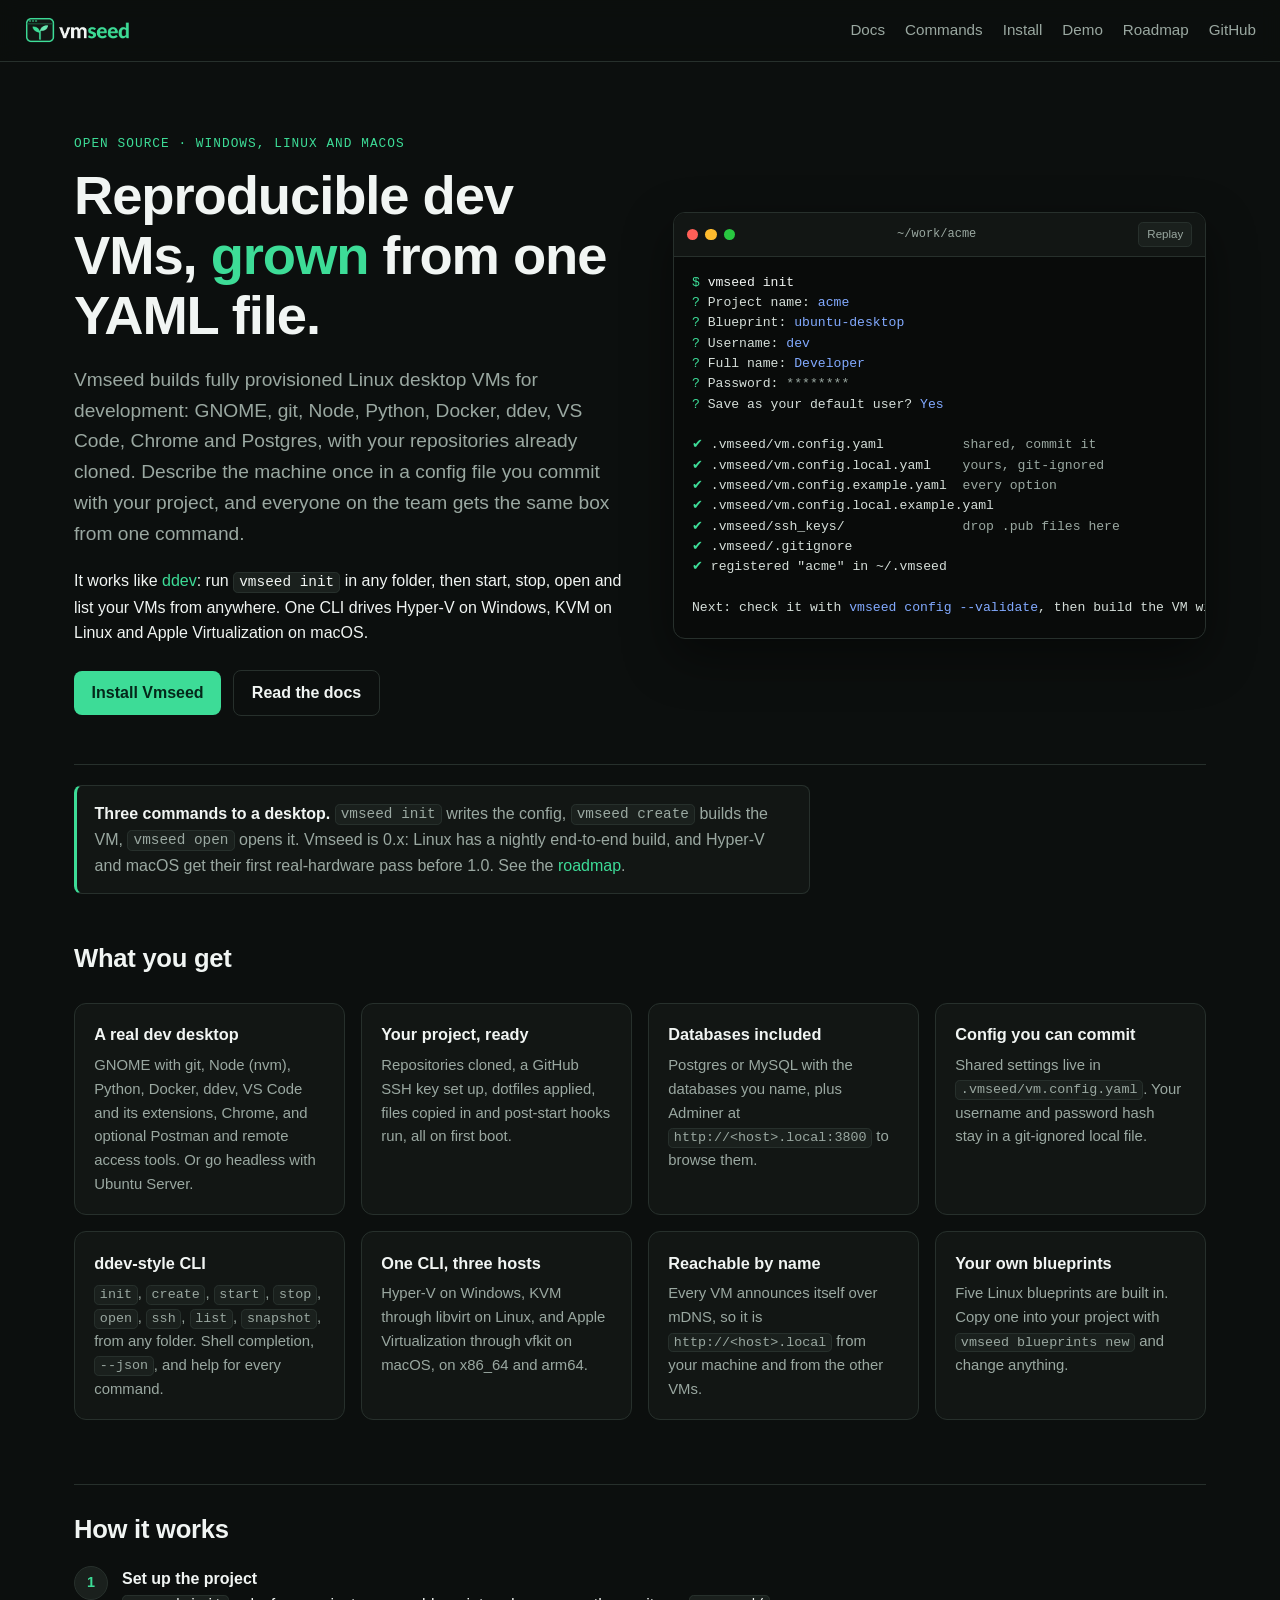
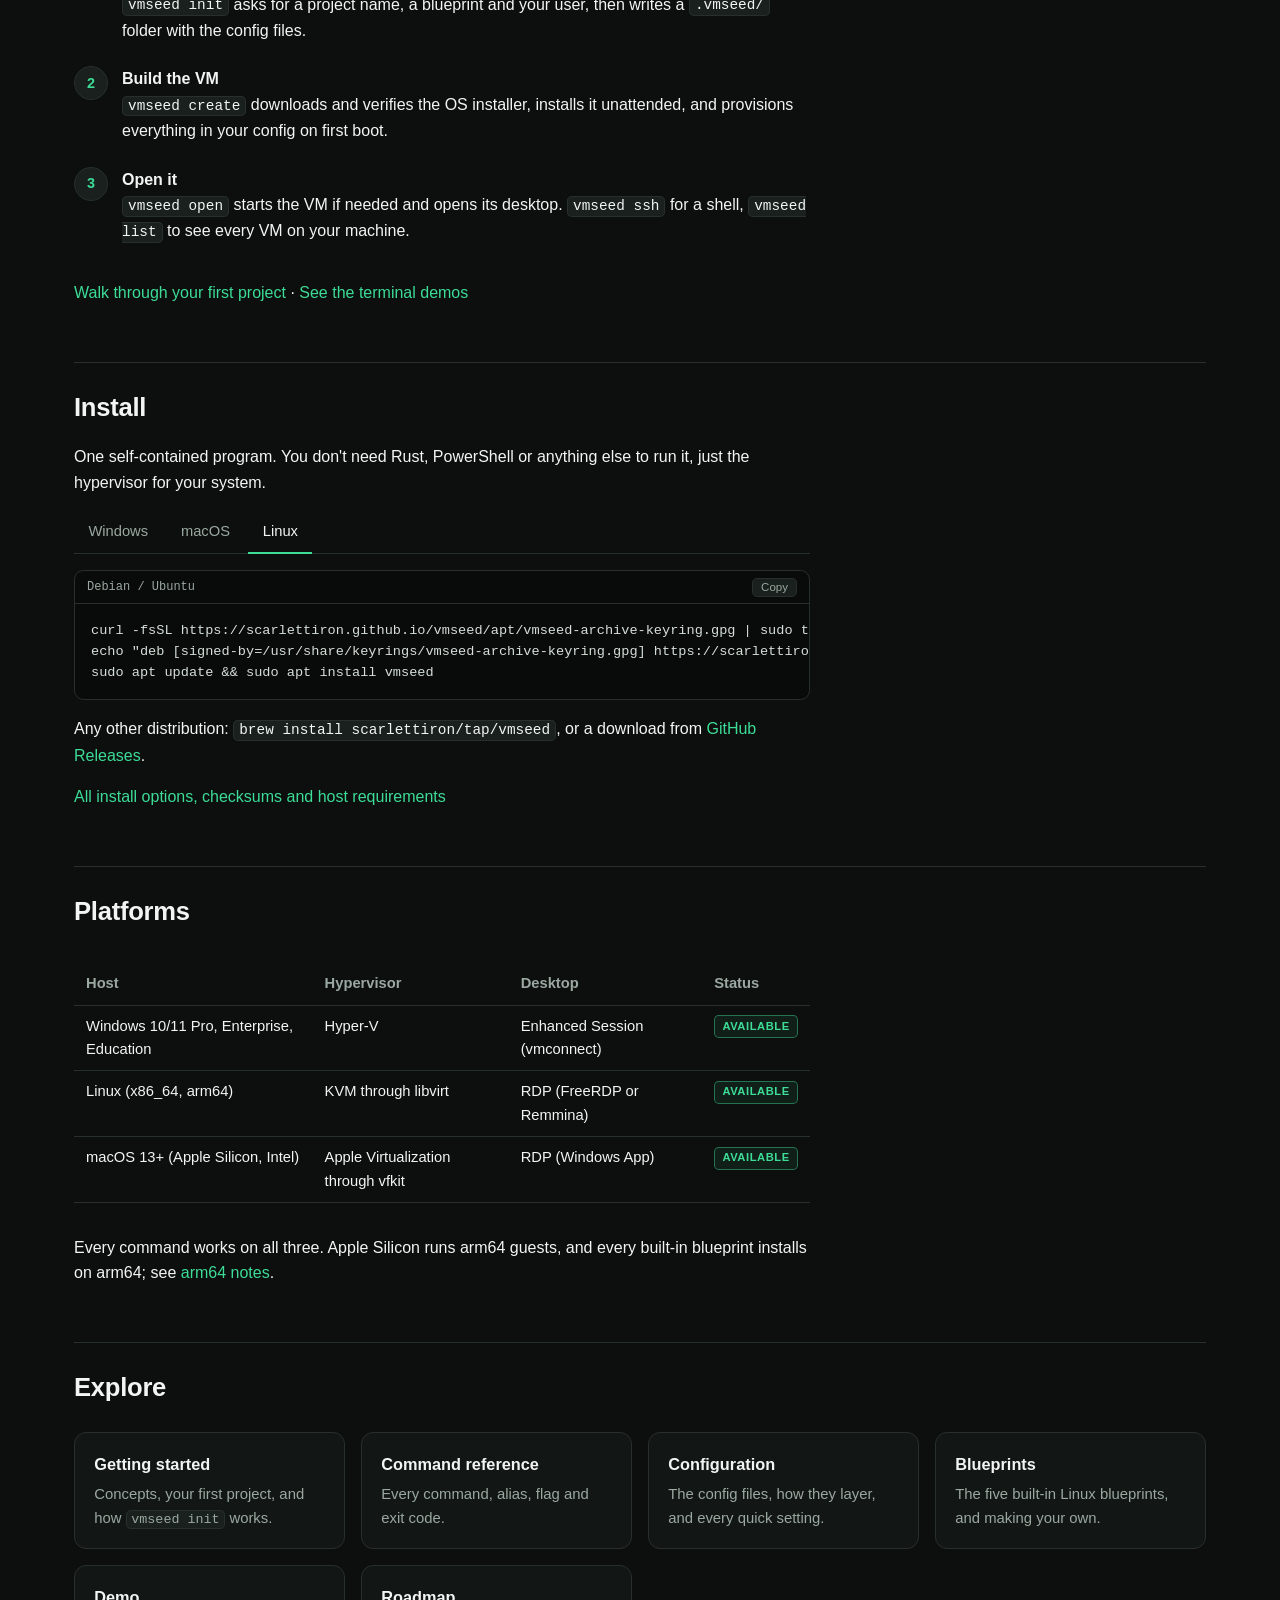
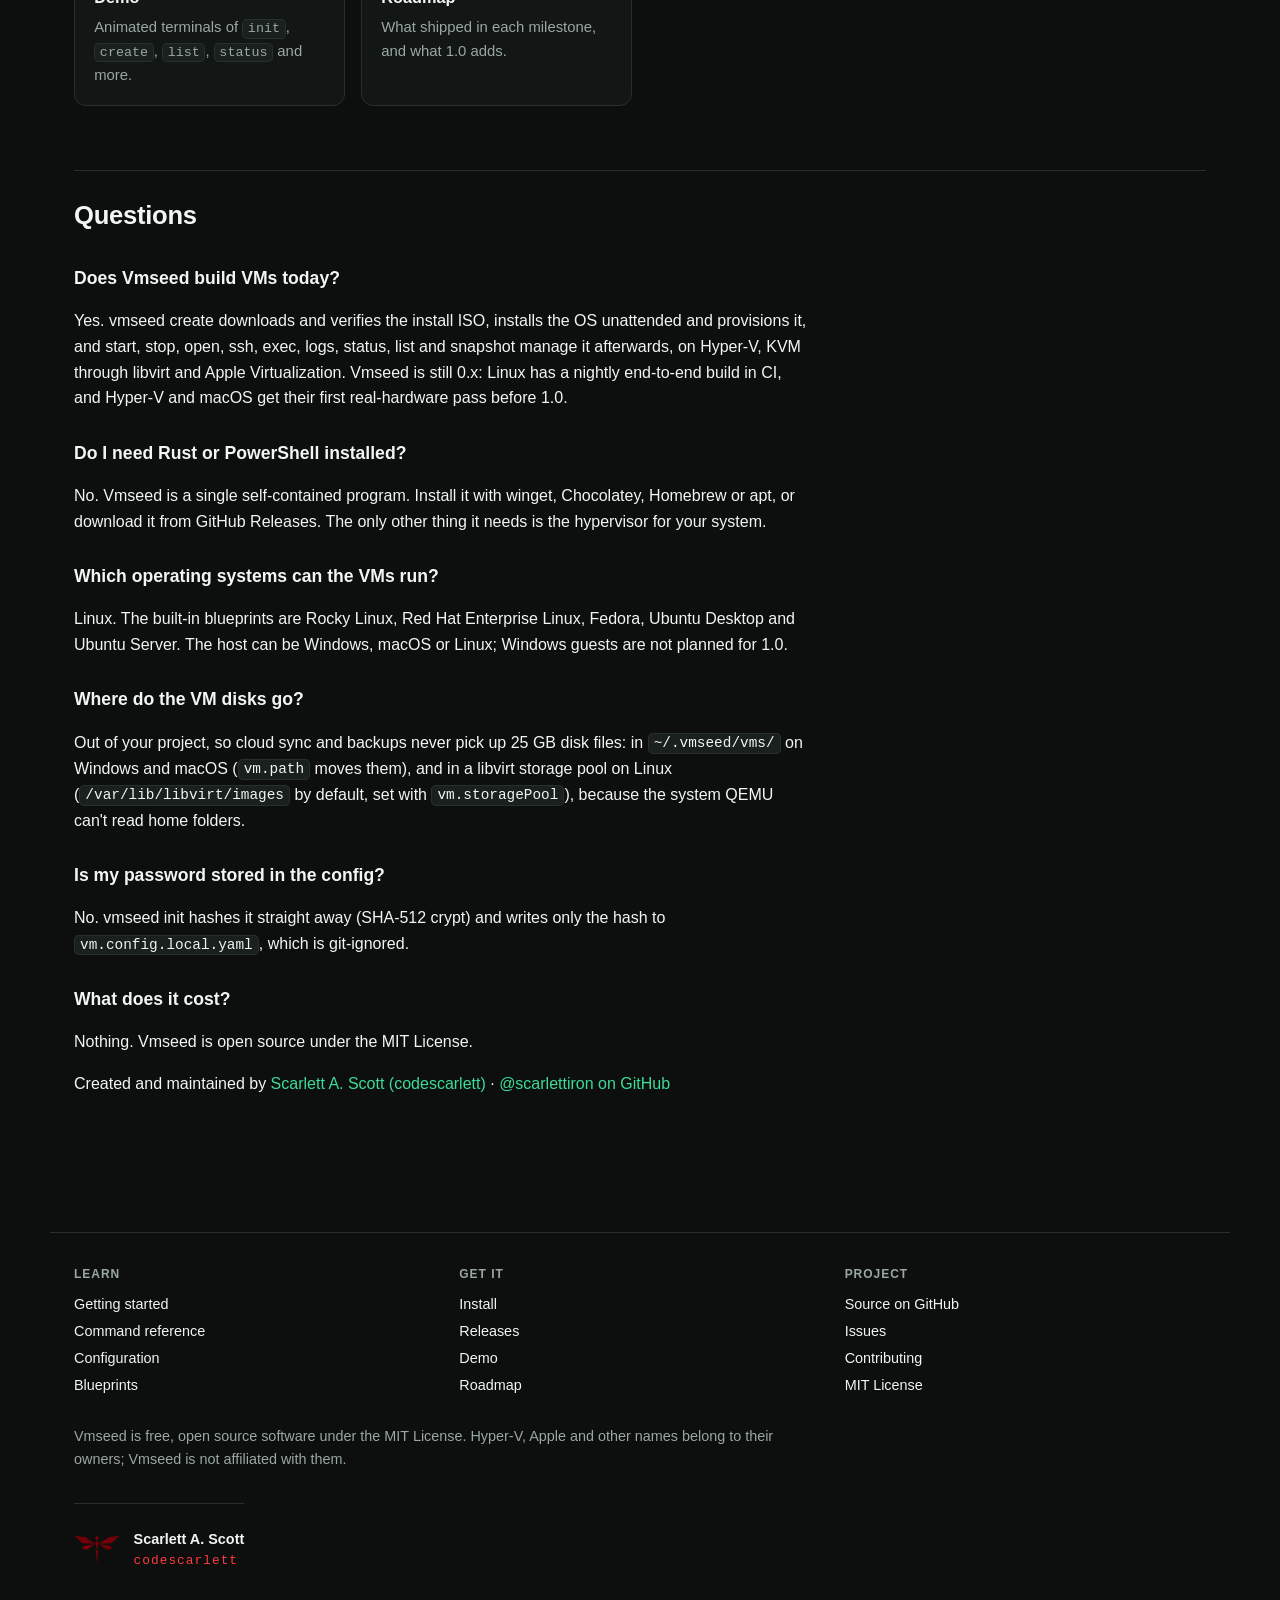
<file: site/index.html>
<!DOCTYPE html>
<!--
  Vmseed
  Licensed under the MIT License. See the LICENSE file in the project root.
  Copyright (c) 2026 Scarlett A. Scott (codescarlett)

  Contributors:
  Scarlett A. Scott (codescarlett)
-->
<html lang="en">
  <head>
    <meta charset="utf-8" />
    <meta name="viewport" content="width=device-width, initial-scale=1" />
    <title>Vmseed — reproducible dev VMs from one YAML file</title>
    <meta name="description" content="Vmseed builds reproducible, fully provisioned Linux dev VMs from one YAML file. A ddev-style CLI for Hyper-V, KVM and Apple Virtualization. Free and open source." />
    <meta name="robots" content="index, follow" />
    <meta name="author" content="Scarlett A. Scott (codescarlett)" />
    <meta name="creator" content="Scarlett A. Scott (codescarlett)" />
    <meta name="publisher" content="codescarlett" />
    <meta name="theme-color" content="#0c0f0e" />
    <link rel="author" href="https://codescarlett.com" />
    <link rel="canonical" href="https://scarlettiron.github.io/vmseed/" />

    <link rel="icon" href="./theme/logo/favicon.svg" type="image/svg+xml" />
    <link rel="icon" type="image/png" sizes="32x32" href="./theme/logo/favicon-32.png" />
    <link rel="apple-touch-icon" href="./theme/logo/apple-touch-icon.png" />

    <meta property="og:type" content="website" />
    <meta property="og:site_name" content="Vmseed" />
    <meta property="og:locale" content="en_US" />
    <meta property="og:url" content="https://scarlettiron.github.io/vmseed/" />
    <meta property="og:title" content="Vmseed — reproducible, fully provisioned dev VMs from one YAML file" />
    <meta property="og:description" content="Vmseed builds reproducible, fully provisioned Linux dev VMs from one YAML file. A ddev-style CLI for Hyper-V, KVM and Apple Virtualization. Free and open source." />
    <meta property="og:image" content="https://scarlettiron.github.io/vmseed/theme/logo/og-image.png" />
    <meta property="og:image:width" content="1200" />
    <meta property="og:image:height" content="630" />
    <meta property="og:image:alt" content="Vmseed: reproducible dev VMs from one YAML file" />

    <meta name="twitter:card" content="summary_large_image" />
    <meta name="twitter:title" content="Vmseed — reproducible, fully provisioned dev VMs from one YAML file" />
    <meta name="twitter:description" content="Vmseed builds reproducible, fully provisioned Linux dev VMs from one YAML file. A ddev-style CLI for Hyper-V, KVM and Apple Virtualization. Free and open source." />
    <meta name="twitter:image" content="https://scarlettiron.github.io/vmseed/theme/logo/og-image.png" />
    <meta name="twitter:image:alt" content="Vmseed: reproducible dev VMs from one YAML file" />

    <script type="application/ld+json">
      {
        "@context": "https://schema.org",
        "@type": "SoftwareApplication",
        "name": "Vmseed",
        "alternateName": "vmseed",
        "applicationCategory": "DeveloperApplication",
        "applicationSubCategory": "Virtualization",
        "operatingSystem": "Windows, macOS, Linux",
        "softwareVersion": "0.1.0",
        "description": "Vmseed builds reproducible, fully provisioned Linux dev VMs from one YAML file you commit with your project: GNOME, git, Node, Python, Docker, ddev, VS Code and Postgres, repos already cloned. A ddev-style CLI for Hyper-V, KVM and Apple Virtualization.",
        "url": "https://scarlettiron.github.io/vmseed/",
        "image": "https://scarlettiron.github.io/vmseed/theme/logo/vmseed-icon.png",
        "screenshot": "https://scarlettiron.github.io/vmseed/theme/logo/og-image.png",
        "downloadUrl": "https://github.com/scarlettiron/vmseed/releases",
        "installUrl": "https://scarlettiron.github.io/vmseed/install/",
        "codeRepository": "https://github.com/scarlettiron/vmseed",
        "license": "https://opensource.org/licenses/MIT",
        "programmingLanguage": "Rust",
        "isAccessibleForFree": true,
        "keywords": "dev VM, reproducible development environment, Hyper-V, KVM, libvirt, Apple Virtualization, vfkit, ddev, CLI, Rocky Linux, Ubuntu, Fedora, codescarlett, Scarlett A. Scott",
        "offers": {
          "@type": "Offer",
          "price": "0",
          "priceCurrency": "USD"
        },
        "author": {
          "@type": "Person",
          "name": "Scarlett A. Scott",
          "alternateName": [
            "codescarlett",
            "scarlettiron"
          ],
          "url": "https://codescarlett.com",
          "sameAs": [
            "https://github.com/scarlettiron",
            "https://www.linkedin.com/in/scarlett-scott-9980a5bb"
          ]
        },
        "maintainer": {
          "@type": "Person",
          "name": "Scarlett A. Scott",
          "alternateName": [
            "codescarlett",
            "scarlettiron"
          ],
          "url": "https://codescarlett.com",
          "sameAs": [
            "https://github.com/scarlettiron",
            "https://www.linkedin.com/in/scarlett-scott-9980a5bb"
          ]
        },
        "creator": {
          "@type": "Person",
          "name": "Scarlett A. Scott",
          "alternateName": [
            "codescarlett",
            "scarlettiron"
          ],
          "url": "https://codescarlett.com",
          "sameAs": [
            "https://github.com/scarlettiron",
            "https://www.linkedin.com/in/scarlett-scott-9980a5bb"
          ]
        }
      }
    </script>
    <script type="application/ld+json">
      {
        "@context": "https://schema.org",
        "@type": "WebSite",
        "name": "Vmseed",
        "url": "https://scarlettiron.github.io/vmseed/",
        "description": "Vmseed builds reproducible, fully provisioned Linux dev VMs from one YAML file you commit with your project: GNOME, git, Node, Python, Docker, ddev, VS Code and Postgres, repos already cloned. A ddev-style CLI for Hyper-V, KVM and Apple Virtualization.",
        "inLanguage": "en",
        "publisher": {
          "@type": "Person",
          "name": "Scarlett A. Scott",
          "alternateName": [
            "codescarlett",
            "scarlettiron"
          ],
          "url": "https://codescarlett.com",
          "sameAs": [
            "https://github.com/scarlettiron",
            "https://www.linkedin.com/in/scarlett-scott-9980a5bb"
          ]
        }
      }
    </script>
    <script type="application/ld+json">
      {
        "@context": "https://schema.org",
        "@type": "FAQPage",
        "mainEntity": [
          {
            "@type": "Question",
            "name": "Does Vmseed build VMs today?",
            "acceptedAnswer": {
              "@type": "Answer",
              "text": "Yes. vmseed create downloads and verifies the install ISO, installs the OS unattended and provisions it, and start, stop, open, ssh, exec, logs, status, list and snapshot manage it afterwards, on Hyper-V, KVM through libvirt and Apple Virtualization. Vmseed is still 0.x: Linux has a nightly end-to-end build in CI, and Hyper-V and macOS get their first real-hardware pass before 1.0."
            }
          },
          {
            "@type": "Question",
            "name": "Do I need Rust or PowerShell installed?",
            "acceptedAnswer": {
              "@type": "Answer",
              "text": "No. Vmseed is a single self-contained program. Install it with winget, Chocolatey, Homebrew or apt, or download it from GitHub Releases. The only other thing it needs is the hypervisor for your system."
            }
          },
          {
            "@type": "Question",
            "name": "Which operating systems can the VMs run?",
            "acceptedAnswer": {
              "@type": "Answer",
              "text": "Linux. The built-in blueprints are Rocky Linux, Red Hat Enterprise Linux, Fedora, Ubuntu Desktop and Ubuntu Server. The host can be Windows, macOS or Linux; Windows guests are not planned for 1.0."
            }
          },
          {
            "@type": "Question",
            "name": "Where do the VM disks go?",
            "acceptedAnswer": {
              "@type": "Answer",
              "text": "Out of your project, so cloud sync and backups never pick up 25 GB disk files: in ~/.vmseed/vms/ on Windows and macOS (vm.path moves them), and in a libvirt storage pool on Linux (/var/lib/libvirt/images by default, set with vm.storagePool), because the system QEMU cannot read home folders."
            }
          },
          {
            "@type": "Question",
            "name": "Is my password stored in the config?",
            "acceptedAnswer": {
              "@type": "Answer",
              "text": "No. vmseed init hashes it straight away (SHA-512 crypt) and writes only the hash to vm.config.local.yaml, which is git-ignored."
            }
          },
          {
            "@type": "Question",
            "name": "What does it cost?",
            "acceptedAnswer": {
              "@type": "Answer",
              "text": "Nothing. Vmseed is open source under the MIT License."
            }
          }
        ]
      }
    </script>
    <link rel="stylesheet" href="./theme/site.css" />
    <link rel="stylesheet" href="./theme/docs.css" />
    <link rel="stylesheet" href="./theme/demo.css" />
  </head>
  <body>
    <a class="skip-link" href="#content">Skip to content</a>
    <header class="site">
      <a class="brand" href="./" aria-label="Vmseed home">
        <img src="./theme/logo/wordmark-header.png" alt="Vmseed" width="327" height="96" />
      </a>
      <nav class="links" aria-label="Main">
        <a href="./docs/">Docs</a>
        <a class="hide-sm" href="./commands/">Commands</a>
        <a href="./install/">Install</a>
        <a class="hide-sm" href="./demo/">Demo</a>
        <a class="hide-sm" href="./roadmap/">Roadmap</a>
        <a href="https://github.com/scarlettiron/vmseed">GitHub</a>
      </nav>
    </header>

    <div class="page" id="content">
      <main>
        <section class="hero" aria-labelledby="hero-title">
          <div>
            <p class="eyebrow">Open source · Windows, Linux and macOS</p>
            <h1 id="hero-title">Reproducible dev VMs, <em>grown</em> from one YAML file.</h1>
            <p class="lede">
              Vmseed builds fully provisioned Linux desktop VMs for development: GNOME, git, Node,
              Python, Docker, ddev, VS Code, Chrome and Postgres, with your repositories already
              cloned. Describe the machine once in a config file you commit with your project, and
              everyone on the team gets the same box from one command.
            </p>
            <p>
              It works like <a href="https://ddev.com">ddev</a>: run <code>vmseed init</code> in any folder,
              then start, stop, open and list your VMs from anywhere. One CLI drives Hyper-V on Windows,
              KVM on Linux and Apple Virtualization on macOS.
            </p>
            <div class="cta-row">
              <a class="cta" href="./install/">Install Vmseed</a>
              <a class="cta ghost" href="./docs/">Read the docs</a>
            </div>
          </div>
          <div>
            <div class="term">
            <div class="term-bar">
              <span class="dot"></span><span class="dot"></span><span class="dot"></span>
              <span class="term-title">~/work/acme</span>
              <button class="replay" type="button">Replay</button>
            </div>
            <pre aria-label="vmseed init asks for a project name, blueprint and user, then writes the .vmseed folder"><span class="prompt">$ </span><span class="cmd">vmseed init</span>
<span class="out"><span class="ok">?</span> Project name: <span class="hl">acme</span>
<span class="ok">?</span> Blueprint: <span class="hl">ubuntu-desktop</span>
<span class="ok">?</span> Username: <span class="hl">dev</span>
<span class="ok">?</span> Full name: <span class="hl">Developer</span>
<span class="ok">?</span> Password: <span class="dim">********</span>
<span class="ok">?</span> Save as your default user? <span class="hl">Yes</span>

<span class="ok">✔</span> .vmseed/vm.config.yaml          <span class="dim">shared, commit it</span>
<span class="ok">✔</span> .vmseed/vm.config.local.yaml    <span class="dim">yours, git-ignored</span>
<span class="ok">✔</span> .vmseed/vm.config.example.yaml  <span class="dim">every option</span>
<span class="ok">✔</span> .vmseed/vm.config.local.example.yaml
<span class="ok">✔</span> .vmseed/ssh_keys/               <span class="dim">drop .pub files here</span>
<span class="ok">✔</span> .vmseed/.gitignore
<span class="ok">✔</span> registered "acme" in ~/.vmseed

Next: check it with <span class="hl">vmseed config --validate</span>, then build the VM with <span class="hl">vmseed create</span>.</span></pre>
          </div>
          </div>
        </section>

        <p class="callout">
          <strong>Three commands to a desktop.</strong> <code>vmseed init</code> writes the config,
          <code>vmseed create</code> builds the VM, <code>vmseed open</code> opens it. Vmseed is 0.x: Linux
          has a nightly end-to-end build, and Hyper-V and macOS get their first real-hardware pass
          before 1.0. See the <a href="./roadmap/">roadmap</a>.
        </p>

        <section id="features" aria-labelledby="features-title">
          <h2 id="features-title">What you get</h2>
          <div class="cards">
            <div class="card">
              <h3>A real dev desktop</h3>
              <p>GNOME with git, Node (nvm), Python, Docker, ddev, VS Code and its extensions, Chrome,
                and optional Postman and remote access tools. Or go headless with Ubuntu Server.</p>
            </div>
            <div class="card">
              <h3>Your project, ready</h3>
              <p>Repositories cloned, a GitHub SSH key set up, dotfiles applied, files copied in and
                post-start hooks run, all on first boot.</p>
            </div>
            <div class="card">
              <h3>Databases included</h3>
              <p>Postgres or MySQL with the databases you name, plus Adminer at
                <code>http://&lt;host&gt;.local:3800</code> to browse them.</p>
            </div>
            <div class="card">
              <h3>Config you can commit</h3>
              <p>Shared settings live in <code>.vmseed/vm.config.yaml</code>. Your username and password hash
                stay in a git-ignored local file.</p>
            </div>
            <div class="card">
              <h3>ddev-style CLI</h3>
              <p><code>init</code>, <code>create</code>, <code>start</code>, <code>stop</code>,
                <code>open</code>, <code>ssh</code>, <code>list</code>, <code>snapshot</code>, from any
                folder. Shell completion, <code>--json</code>, and help for every command.</p>
            </div>
            <div class="card">
              <h3>One CLI, three hosts</h3>
              <p>Hyper-V on Windows, KVM through libvirt on Linux, and Apple Virtualization through vfkit on
                macOS, on x86_64 and arm64.</p>
            </div>
            <div class="card">
              <h3>Reachable by name</h3>
              <p>Every VM announces itself over mDNS, so it is <code>http://&lt;host&gt;.local</code> from
                your machine and from the other VMs.</p>
            </div>
            <div class="card">
              <h3>Your own blueprints</h3>
              <p>Five Linux blueprints are built in. Copy one into your project with
                <code>vmseed blueprints new</code> and change anything.</p>
            </div>
          </div>
        </section>

        <section id="how" aria-labelledby="how-title">
          <h2 id="how-title">How it works</h2>
          <ol class="steps">
            <li><strong>Set up the project</strong>
              <code>vmseed init</code> asks for a project name, a blueprint and your user, then writes a
              <code>.vmseed/</code> folder with the config files.</li>
            <li><strong>Build the VM</strong>
              <code>vmseed create</code> downloads and verifies the OS installer, installs it unattended,
              and provisions everything in your config on first boot.</li>
            <li><strong>Open it</strong>
              <code>vmseed open</code> starts the VM if needed and opens its desktop. <code>vmseed ssh</code>
              for a shell, <code>vmseed list</code> to see every VM on your machine.</li>
          </ol>
          <p><a href="./docs/#first-project">Walk through your first project</a> ·
            <a href="./demo/">See the terminal demos</a></p>
        </section>

        <section id="install" aria-labelledby="install-title">
          <h2 id="install-title">Install</h2>
          <p>One self-contained program. You don't need Rust, PowerShell or anything else to run it,
            just the hypervisor for your system.</p>
          <div class="tabs">
            <div role="tablist" aria-label="Your operating system">
              <button role="tab" id="home-tab-win" aria-controls="home-panel-win" aria-selected="true" data-os="windows">Windows</button>
              <button role="tab" id="home-tab-mac" aria-controls="home-panel-mac" aria-selected="false" data-os="macos" tabindex="-1">macOS</button>
              <button role="tab" id="home-tab-linux" aria-controls="home-panel-linux" aria-selected="false" data-os="linux" tabindex="-1">Linux</button>
            </div>
            <div role="tabpanel" id="home-panel-win" aria-labelledby="home-tab-win">
              <div class="code">
                <div class="bar"><span>PowerShell</span><button class="copy" type="button">Copy</button></div>
                <pre>winget install CodeScarlett.Vmseed</pre>
              </div>
              <p>Or with Chocolatey: <code>choco install vmseed</code></p>
            </div>
            <div role="tabpanel" id="home-panel-mac" aria-labelledby="home-tab-mac" hidden>
              <div class="code">
                <div class="bar"><span>terminal</span><button class="copy" type="button">Copy</button></div>
                <pre>brew install scarlettiron/tap/vmseed</pre>
              </div>
            </div>
            <div role="tabpanel" id="home-panel-linux" aria-labelledby="home-tab-linux" hidden>
              <div class="code">
                <div class="bar"><span>Debian / Ubuntu</span><button class="copy" type="button">Copy</button></div>
                <pre>curl -fsSL https://scarlettiron.github.io/vmseed/apt/vmseed-archive-keyring.gpg | sudo tee /usr/share/keyrings/vmseed-archive-keyring.gpg &gt;/dev/null
echo "deb [signed-by=/usr/share/keyrings/vmseed-archive-keyring.gpg] https://scarlettiron.github.io/vmseed/apt stable main" | sudo tee /etc/apt/sources.list.d/vmseed.list
sudo apt update &amp;&amp; sudo apt install vmseed</pre>
              </div>
              <p>Any other distribution: <code>brew install scarlettiron/tap/vmseed</code>, or a download from
                <a href="https://github.com/scarlettiron/vmseed/releases">GitHub Releases</a>.</p>
            </div>
          </div>
          <p><a href="./install/">All install options, checksums and host requirements</a></p>
        </section>

        <section id="platforms" aria-labelledby="platforms-title">
          <h2 id="platforms-title">Platforms</h2>
          <div class="table-wrap">
            <table>
              <thead>
                <tr><th scope="col">Host</th><th scope="col">Hypervisor</th><th scope="col">Desktop</th><th scope="col">Status</th></tr>
              </thead>
              <tbody>
                <tr><td>Windows 10/11 Pro, Enterprise, Education</td><td>Hyper-V</td><td>Enhanced Session (vmconnect)</td><td><span class="badge ok">available</span></td></tr>
                <tr><td>Linux (x86_64, arm64)</td><td>KVM through libvirt</td><td>RDP (FreeRDP or Remmina)</td><td><span class="badge ok">available</span></td></tr>
                <tr><td>macOS 13+ (Apple Silicon, Intel)</td><td>Apple Virtualization through vfkit</td><td>RDP (Windows App)</td><td><span class="badge ok">available</span></td></tr>
              </tbody>
            </table>
          </div>
          <p>Every command works on all three. Apple Silicon runs arm64 guests, and every built-in
            blueprint installs on arm64; see <a href="./blueprints/#arm64">arm64 notes</a>.</p>
        </section>

        <section id="explore" aria-labelledby="explore-title">
          <h2 id="explore-title">Explore</h2>
          <div class="cards">
            <a class="card" href="./docs/"><h3>Getting started</h3><p>Concepts, your first project, and how <code>vmseed init</code> works.</p></a>
            <a class="card" href="./commands/"><h3>Command reference</h3><p>Every command, alias, flag and exit code.</p></a>
            <a class="card" href="./configuration/"><h3>Configuration</h3><p>The config files, how they layer, and every quick setting.</p></a>
            <a class="card" href="./blueprints/"><h3>Blueprints</h3><p>The five built-in Linux blueprints, and making your own.</p></a>
            <a class="card" href="./demo/"><h3>Demo</h3><p>Animated terminals of <code>init</code>, <code>create</code>, <code>list</code>, <code>status</code> and more.</p></a>
            <a class="card" href="./roadmap/"><h3>Roadmap</h3><p>What shipped in each milestone, and what 1.0 adds.</p></a>
          </div>
        </section>

        <section id="faq" aria-labelledby="faq-title">
          <h2 id="faq-title">Questions</h2>
          <h3>Does Vmseed build VMs today?</h3>
          <p>Yes. vmseed create downloads and verifies the install ISO, installs the OS unattended and provisions it, and start, stop, open, ssh, exec, logs, status, list and snapshot manage it afterwards, on Hyper-V, KVM through libvirt and Apple Virtualization. Vmseed is still 0.x: Linux has a nightly end-to-end build in CI, and Hyper-V and macOS get their first real-hardware pass before 1.0.</p>
          <h3>Do I need Rust or PowerShell installed?</h3>
          <p>No. Vmseed is a single self-contained program. Install it with winget, Chocolatey, Homebrew or apt, or download it from GitHub Releases. The only other thing it needs is the hypervisor for your system.</p>
          <h3>Which operating systems can the VMs run?</h3>
          <p>Linux. The built-in blueprints are Rocky Linux, Red Hat Enterprise Linux, Fedora, Ubuntu Desktop and Ubuntu Server. The host can be Windows, macOS or Linux; Windows guests are not planned for 1.0.</p>
          <h3>Where do the VM disks go?</h3>
          <p>Out of your project, so cloud sync and backups never pick up 25 GB disk files: in <code>~/.vmseed/vms/</code> on Windows and macOS (<code>vm.path</code> moves them), and in a libvirt storage pool on Linux (<code>/var/lib/libvirt/images</code> by default, set with <code>vm.storagePool</code>), because the system QEMU can't read home folders.</p>
          <h3>Is my password stored in the config?</h3>
          <p>No. vmseed init hashes it straight away (SHA-512 crypt) and writes only the hash to <code>vm.config.local.yaml</code>, which is git-ignored.</p>
          <h3>What does it cost?</h3>
          <p>Nothing. Vmseed is open source under the MIT License.</p>
          <p>Created and maintained by <a href="https://codescarlett.com" rel="author">Scarlett A. Scott (codescarlett)</a>
            · <a href="https://github.com/scarlettiron">@scarlettiron on GitHub</a></p>
        </section>
      </main>
    </div>

    <footer>
      <div class="sitelinks">
        <div>
          <h2>Learn</h2>
          <ul>
            <li><a href="./docs/">Getting started</a></li>
            <li><a href="./commands/">Command reference</a></li>
            <li><a href="./configuration/">Configuration</a></li>
            <li><a href="./blueprints/">Blueprints</a></li>
          </ul>
        </div>
        <div>
          <h2>Get it</h2>
          <ul>
            <li><a href="./install/">Install</a></li>
            <li><a href="https://github.com/scarlettiron/vmseed/releases">Releases</a></li>
            <li><a href="./demo/">Demo</a></li>
            <li><a href="./roadmap/">Roadmap</a></li>
          </ul>
        </div>
        <div>
          <h2>Project</h2>
          <ul>
            <li><a href="https://github.com/scarlettiron/vmseed">Source on GitHub</a></li>
            <li><a href="https://github.com/scarlettiron/vmseed/issues">Issues</a></li>
            <li><a href="https://github.com/scarlettiron/vmseed/blob/main/CONTRIBUTING.md">Contributing</a></li>
            <li><a href="https://github.com/scarlettiron/vmseed/blob/main/LICENSE">MIT License</a></li>
          </ul>
        </div>
      </div>
      <p>Vmseed is free, open source software under the MIT License. Hyper-V, Apple and other names
        belong to their owners; Vmseed is not affiliated with them.</p>
      <!--Author signature, always the last thing on the page.-->
      <a class="made-by" href="https://codescarlett.com" rel="author">
        <img src="./theme/logo/codescarlett-dragonfly.svg" alt="" width="46" height="31" />
        <span><strong>Scarlett A. Scott</strong><span class="handle">codescarlett</span></span>
      </a>
    </footer>
    <script src="./theme/site.js"></script>
  </body>
</html>
</file>
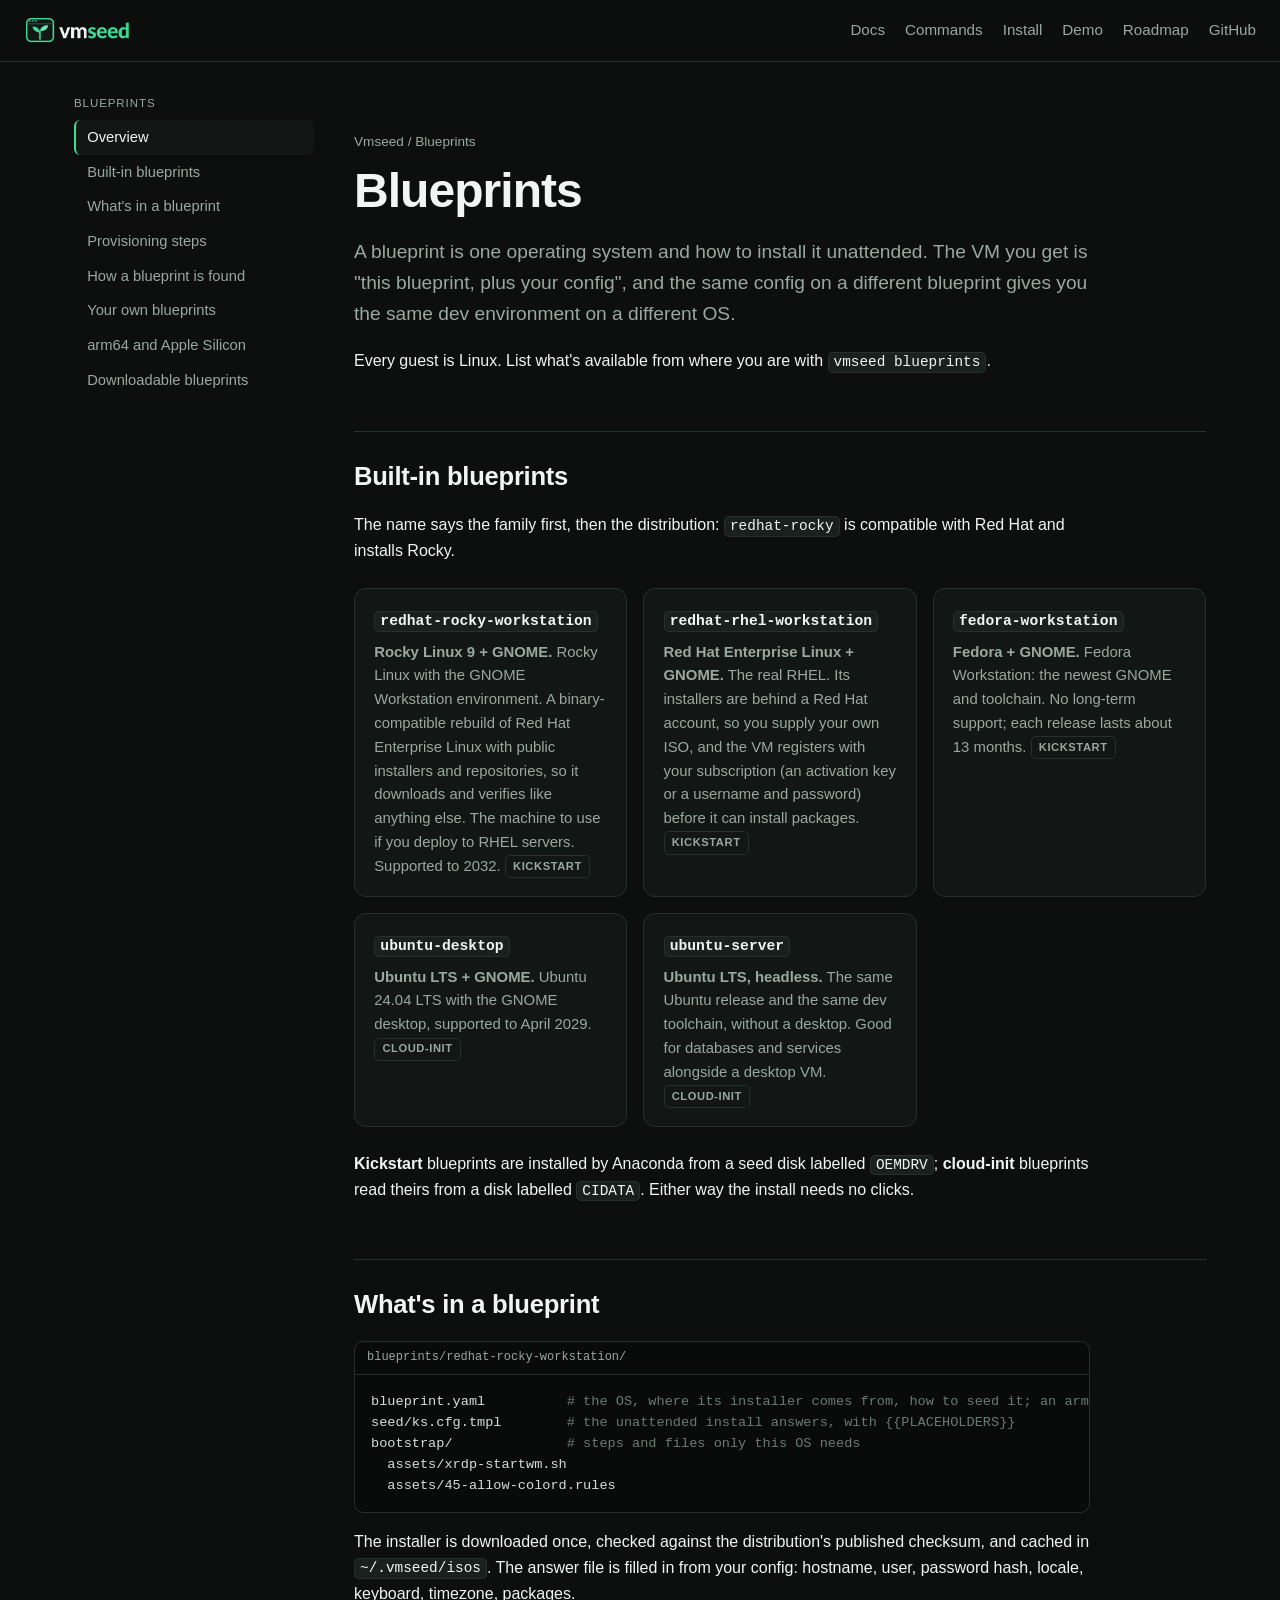
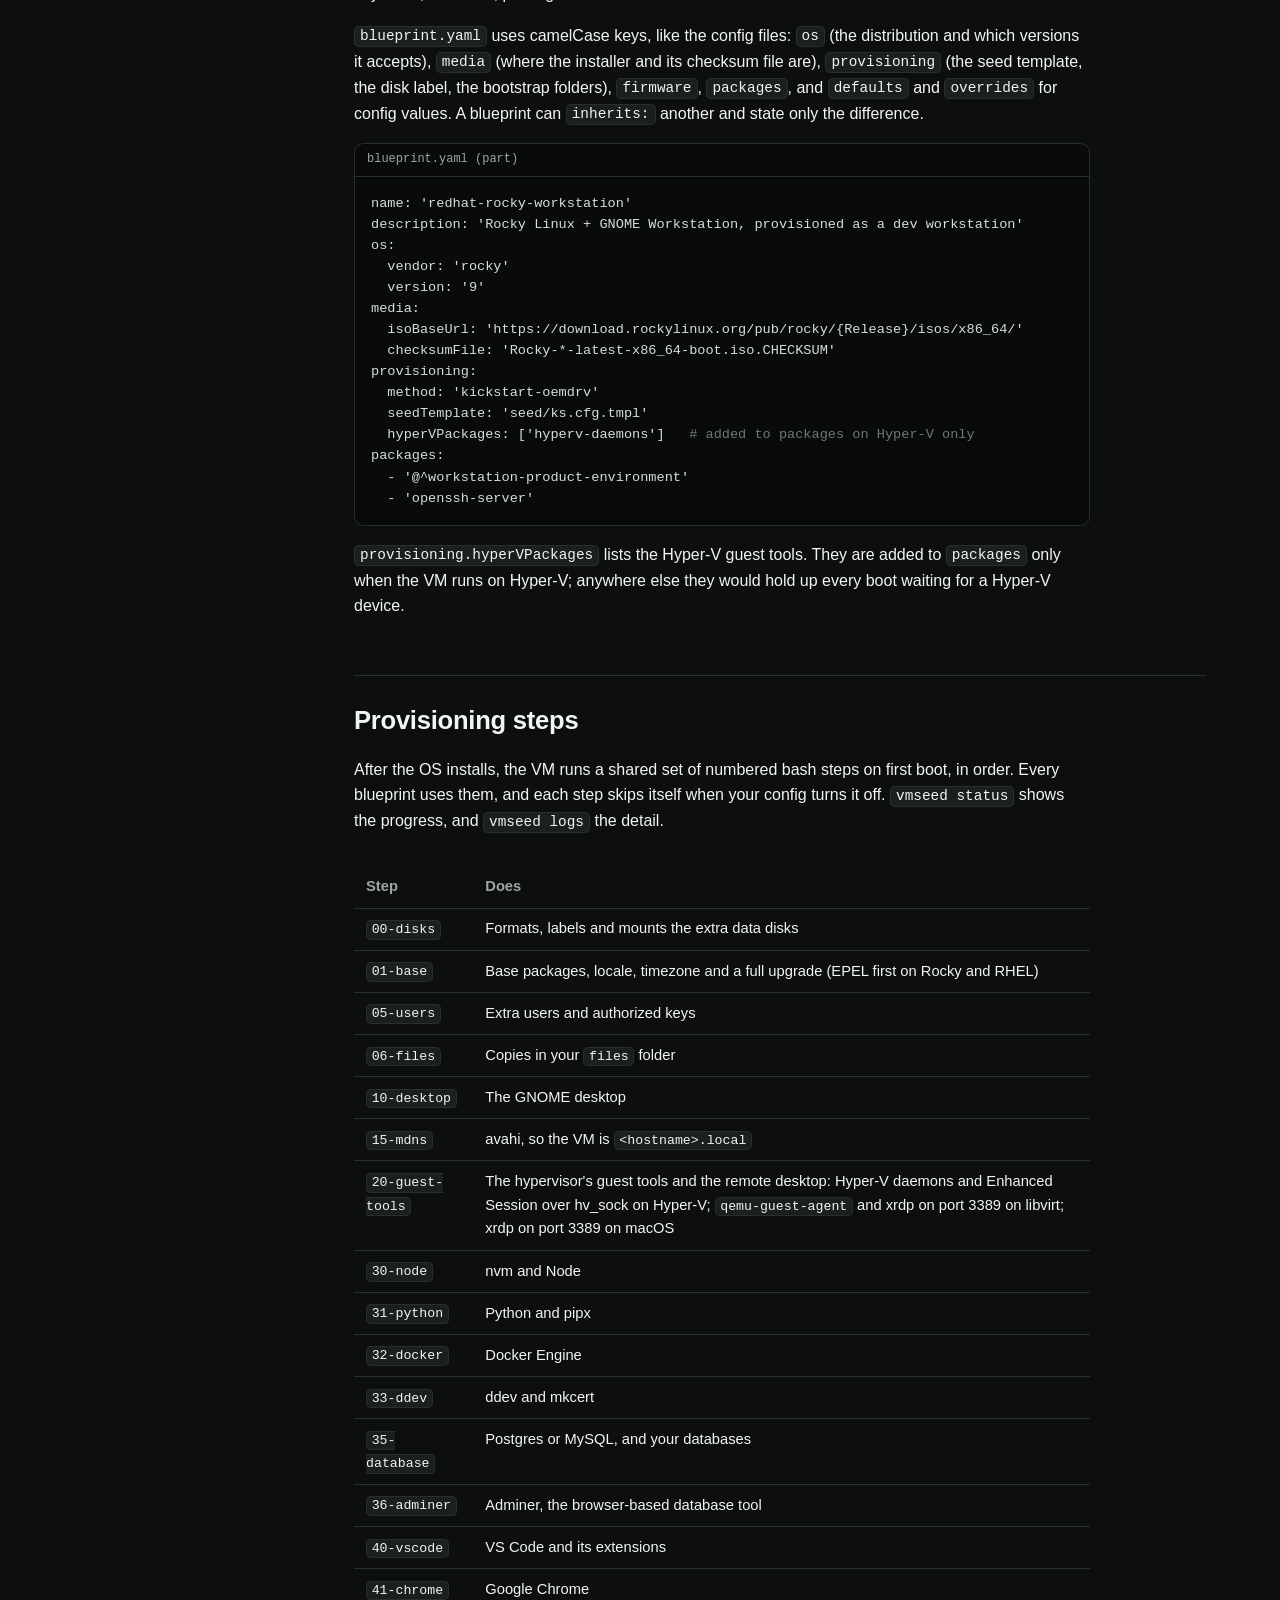
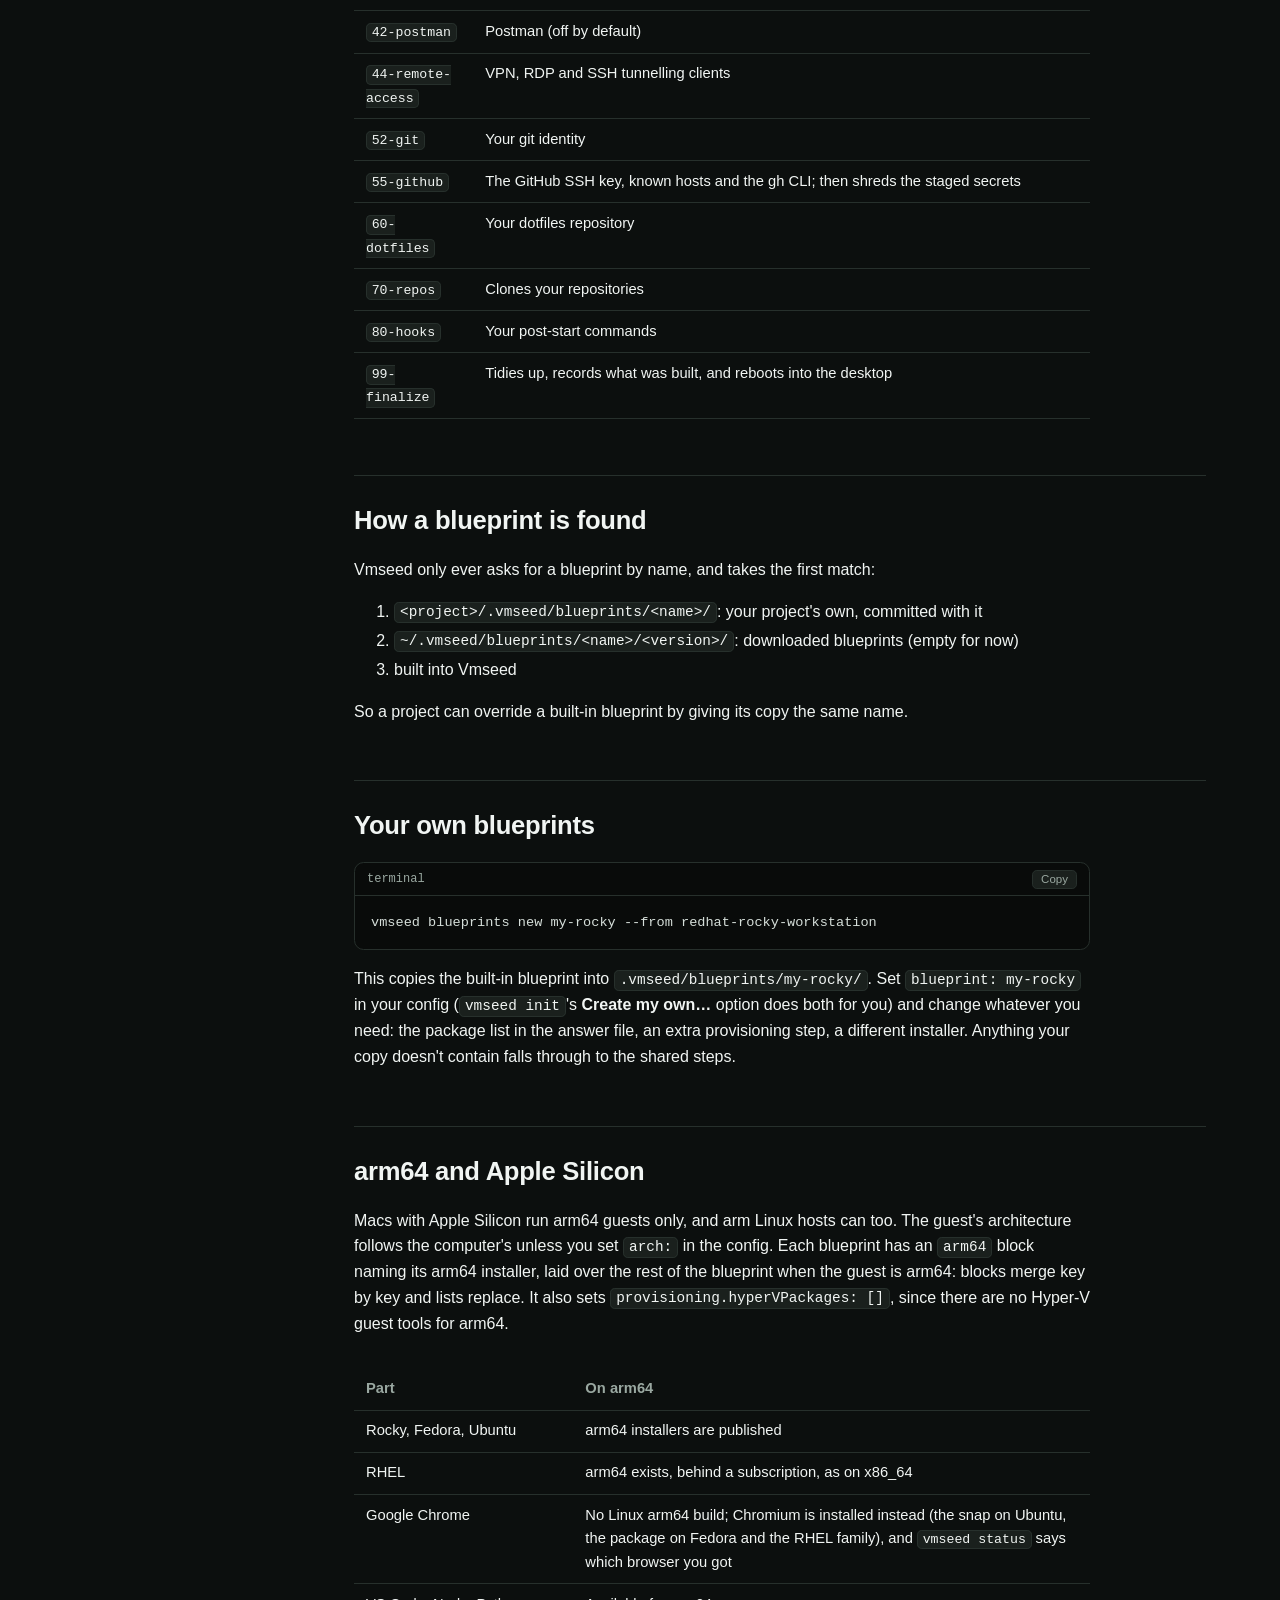
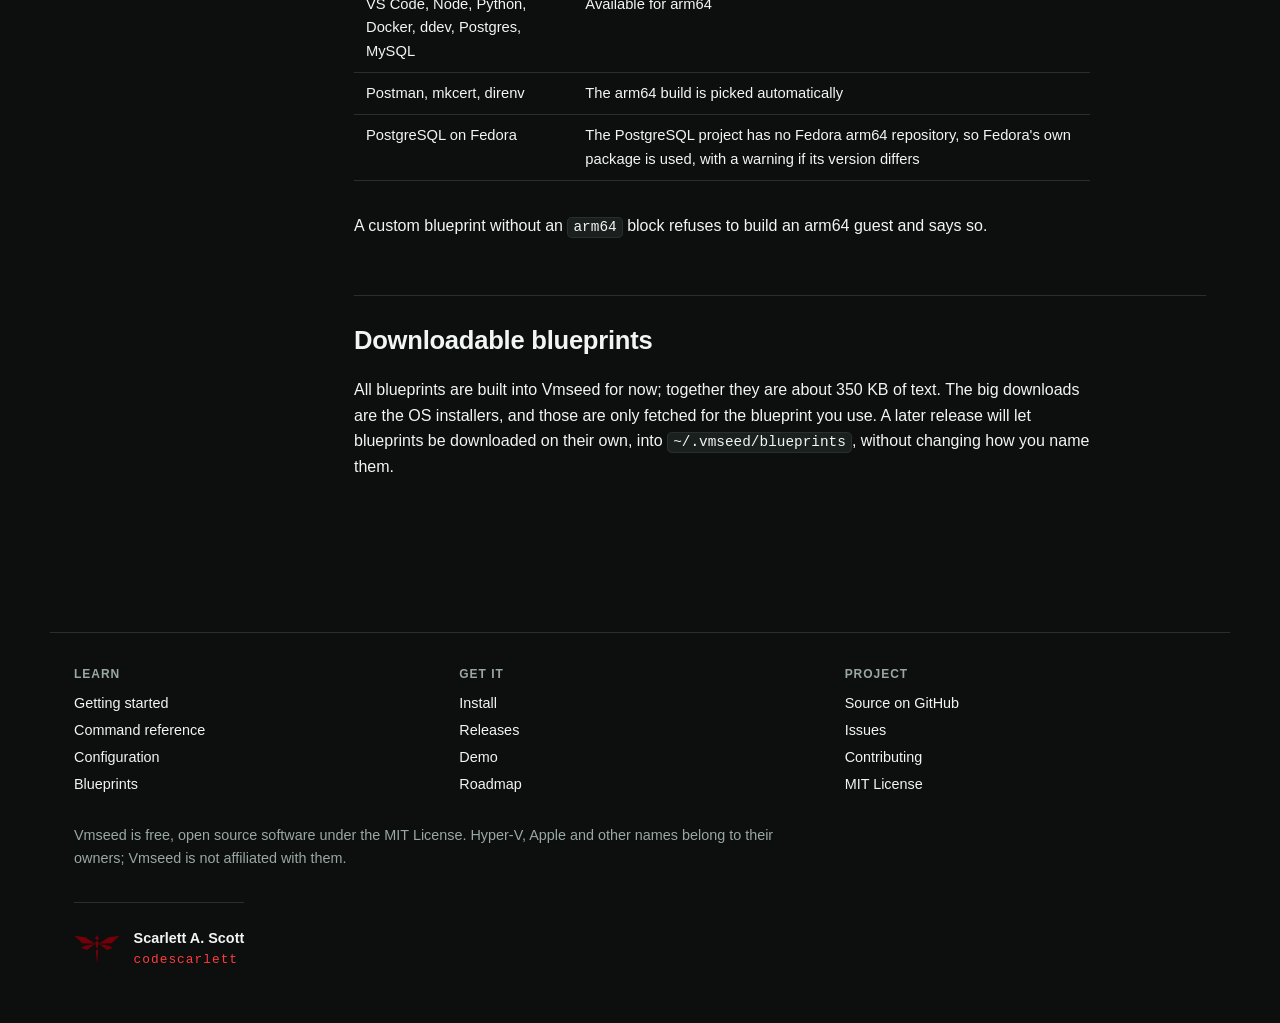
<file: site/blueprints/index.html>
<!DOCTYPE html>
<!--
  Vmseed
  Licensed under the MIT License. See the LICENSE file in the project root.
  Copyright (c) 2026 Scarlett A. Scott (codescarlett)

  Contributors:
  Scarlett A. Scott (codescarlett)
-->
<html lang="en">
  <head>
    <meta charset="utf-8" />
    <meta name="viewport" content="width=device-width, initial-scale=1" />
    <title>Vmseed blueprints — Rocky, RHEL, Fedora and Ubuntu dev VMs</title>
    <meta name="description" content="Vmseed's built-in Linux blueprints: Rocky Linux, RHEL, Fedora, Ubuntu Desktop and Ubuntu Server. How blueprints are found, making your own, the provisioning steps, and arm64." />
    <meta name="robots" content="index, follow" />
    <meta name="author" content="Scarlett A. Scott (codescarlett)" />
    <meta name="creator" content="Scarlett A. Scott (codescarlett)" />
    <meta name="publisher" content="codescarlett" />
    <meta name="theme-color" content="#0c0f0e" />
    <link rel="author" href="https://codescarlett.com" />
    <link rel="canonical" href="https://scarlettiron.github.io/vmseed/blueprints/" />

    <link rel="icon" href="../theme/logo/favicon.svg" type="image/svg+xml" />
    <link rel="icon" type="image/png" sizes="32x32" href="../theme/logo/favicon-32.png" />
    <link rel="apple-touch-icon" href="../theme/logo/apple-touch-icon.png" />

    <meta property="og:type" content="website" />
    <meta property="og:site_name" content="Vmseed" />
    <meta property="og:locale" content="en_US" />
    <meta property="og:url" content="https://scarlettiron.github.io/vmseed/blueprints/" />
    <meta property="og:title" content="Vmseed blueprints — Rocky, RHEL, Fedora and Ubuntu dev VMs" />
    <meta property="og:description" content="Vmseed's built-in Linux blueprints: Rocky Linux, RHEL, Fedora, Ubuntu Desktop and Ubuntu Server. How blueprints are found, making your own, the provisioning steps, and arm64." />
    <meta property="og:image" content="https://scarlettiron.github.io/vmseed/theme/logo/og-image.png" />
    <meta property="og:image:width" content="1200" />
    <meta property="og:image:height" content="630" />
    <meta property="og:image:alt" content="Vmseed: reproducible dev VMs from one YAML file" />

    <meta name="twitter:card" content="summary_large_image" />
    <meta name="twitter:title" content="Vmseed blueprints — Rocky, RHEL, Fedora and Ubuntu dev VMs" />
    <meta name="twitter:description" content="Vmseed's built-in Linux blueprints: Rocky Linux, RHEL, Fedora, Ubuntu Desktop and Ubuntu Server. How blueprints are found, making your own, the provisioning steps, and arm64." />
    <meta name="twitter:image" content="https://scarlettiron.github.io/vmseed/theme/logo/og-image.png" />
    <meta name="twitter:image:alt" content="Vmseed: reproducible dev VMs from one YAML file" />

    <script type="application/ld+json">
      {
        "@context": "https://schema.org",
        "@type": "BreadcrumbList",
        "itemListElement": [
          {
            "@type": "ListItem",
            "position": 1,
            "name": "Vmseed",
            "item": "https://scarlettiron.github.io/vmseed/"
          },
          {
            "@type": "ListItem",
            "position": 2,
            "name": "Blueprints",
            "item": "https://scarlettiron.github.io/vmseed/blueprints/"
          }
        ]
      }
    </script>
    <script type="application/ld+json">
      {
        "@context": "https://schema.org",
        "@type": "TechArticle",
        "headline": "Vmseed blueprints",
        "description": "Vmseed's built-in Linux blueprints: Rocky Linux, RHEL, Fedora, Ubuntu Desktop and Ubuntu Server. How blueprints are found, making your own, the provisioning steps, and arm64.",
        "url": "https://scarlettiron.github.io/vmseed/blueprints/",
        "inLanguage": "en",
        "dateModified": "2026-10-13",
        "image": "https://scarlettiron.github.io/vmseed/theme/logo/og-image.png",
        "isPartOf": {
          "@type": "WebSite",
          "name": "Vmseed",
          "url": "https://scarlettiron.github.io/vmseed/"
        },
        "about": {
          "@type": "SoftwareApplication",
          "name": "Vmseed",
          "url": "https://scarlettiron.github.io/vmseed/"
        },
        "author": {
          "@type": "Person",
          "name": "Scarlett A. Scott",
          "alternateName": [
            "codescarlett",
            "scarlettiron"
          ],
          "url": "https://codescarlett.com",
          "sameAs": [
            "https://github.com/scarlettiron",
            "https://www.linkedin.com/in/scarlett-scott-9980a5bb"
          ]
        },
        "publisher": {
          "@type": "Person",
          "name": "Scarlett A. Scott",
          "alternateName": [
            "codescarlett",
            "scarlettiron"
          ],
          "url": "https://codescarlett.com",
          "sameAs": [
            "https://github.com/scarlettiron",
            "https://www.linkedin.com/in/scarlett-scott-9980a5bb"
          ]
        }
      }
    </script>
    <link rel="stylesheet" href="../theme/site.css" />
    <link rel="stylesheet" href="../theme/docs.css" />
  </head>
  <body>
    <a class="skip-link" href="#content">Skip to content</a>
    <header class="site">
      <a class="brand" href="../" aria-label="Vmseed home">
        <img src="../theme/logo/wordmark-header.png" alt="Vmseed" width="327" height="96" />
      </a>
      <nav class="links" aria-label="Main">
        <a href="../docs/">Docs</a>
        <a class="hide-sm" href="../commands/">Commands</a>
        <a href="../install/">Install</a>
        <a class="hide-sm" href="../demo/">Demo</a>
        <a class="hide-sm" href="../roadmap/">Roadmap</a>
        <a href="https://github.com/scarlettiron/vmseed">GitHub</a>
      </nav>
    </header>

    <div class="layout" id="content">
      <nav class="side" aria-label="On this page">
        <div class="group">Blueprints</div>
        <a href="#overview">Overview</a>
        <a href="#built-in">Built-in blueprints</a>
        <a href="#anatomy">What's in a blueprint</a>
        <a href="#steps">Provisioning steps</a>
        <a href="#resolution">How a blueprint is found</a>
        <a href="#custom">Your own blueprints</a>
        <a href="#arm64">arm64 and Apple Silicon</a>
        <a href="#future">Downloadable blueprints</a>
      </nav>

      <main>
        <section id="overview" aria-labelledby="bp-title">
          <p class="crumbs"><a href="../">Vmseed</a> / Blueprints</p>
          <h1 id="bp-title">Blueprints</h1>
          <p class="lede">A blueprint is one operating system and how to install it unattended. The VM you
            get is "this blueprint, plus your config", and the same config on a different blueprint gives
            you the same dev environment on a different OS.</p>
          <p>Every guest is Linux. List what's available from where you are with
            <code>vmseed blueprints</code>.</p>
        </section>

        <section id="built-in" aria-labelledby="builtin-title">
          <h2 id="builtin-title">Built-in blueprints</h2>
          <p>The name says the family first, then the distribution: <code>redhat-rocky</code> is compatible
            with Red Hat and installs Rocky.</p>
          <div class="cards">
          <div class="card" id="bp-redhat-rocky-workstation">
            <h3><code>redhat-rocky-workstation</code></h3>
            <p><strong>Rocky Linux 9 + GNOME.</strong> Rocky Linux with the GNOME Workstation environment. A binary-compatible rebuild of Red Hat Enterprise Linux with public installers and repositories, so it downloads and verifies like anything else. The machine to use if you deploy to RHEL servers. Supported to 2032. <span class="badge">Kickstart</span></p>
          </div>
          <div class="card" id="bp-redhat-rhel-workstation">
            <h3><code>redhat-rhel-workstation</code></h3>
            <p><strong>Red Hat Enterprise Linux + GNOME.</strong> The real RHEL. Its installers are behind a Red Hat account, so you supply your own ISO, and the VM registers with your subscription (an activation key or a username and password) before it can install packages. <span class="badge">Kickstart</span></p>
          </div>
          <div class="card" id="bp-fedora-workstation">
            <h3><code>fedora-workstation</code></h3>
            <p><strong>Fedora + GNOME.</strong> Fedora Workstation: the newest GNOME and toolchain. No long-term support; each release lasts about 13 months. <span class="badge">Kickstart</span></p>
          </div>
          <div class="card" id="bp-ubuntu-desktop">
            <h3><code>ubuntu-desktop</code></h3>
            <p><strong>Ubuntu LTS + GNOME.</strong> Ubuntu 24.04 LTS with the GNOME desktop, supported to April 2029. <span class="badge">cloud-init</span></p>
          </div>
          <div class="card" id="bp-ubuntu-server">
            <h3><code>ubuntu-server</code></h3>
            <p><strong>Ubuntu LTS, headless.</strong> The same Ubuntu release and the same dev toolchain, without a desktop. Good for databases and services alongside a desktop VM. <span class="badge">cloud-init</span></p>
          </div>
          </div>
          <p><strong>Kickstart</strong> blueprints are installed by Anaconda from a seed disk labelled
            <code>OEMDRV</code>; <strong>cloud-init</strong> blueprints read theirs from a disk labelled
            <code>CIDATA</code>. Either way the install needs no clicks.</p>
        </section>

        <section id="anatomy" aria-labelledby="anatomy-title">
          <h2 id="anatomy-title">What's in a blueprint</h2>
          <div class="code">
            <div class="bar"><span>blueprints/redhat-rocky-workstation/</span></div>
            <pre>blueprint.yaml          <span class="tok-c"># the OS, where its installer comes from, how to seed it; an arm64 block for arm64</span>
seed/ks.cfg.tmpl        <span class="tok-c"># the unattended install answers, with {{PLACEHOLDERS}}</span>
bootstrap/              <span class="tok-c"># steps and files only this OS needs</span>
  assets/xrdp-startwm.sh
  assets/45-allow-colord.rules</pre>
          </div>
          <p>The installer is downloaded once, checked against the distribution's published checksum, and
            cached in <code>~/.vmseed/isos</code>. The answer file is filled in from your config:
            hostname, user, password hash, locale, keyboard, timezone, packages.</p>
          <p><code>blueprint.yaml</code> uses camelCase keys, like the config files:
            <code>os</code> (the distribution and which versions it accepts), <code>media</code> (where the
            installer and its checksum file are), <code>provisioning</code> (the seed template, the disk
            label, the bootstrap folders), <code>firmware</code>, <code>packages</code>, and
            <code>defaults</code> and <code>overrides</code> for config values. A blueprint can
            <code>inherits:</code> another and state only the difference.</p>
          <div class="code">
            <div class="bar"><span>blueprint.yaml (part)</span></div>
            <pre>name: 'redhat-rocky-workstation'
description: 'Rocky Linux + GNOME Workstation, provisioned as a dev workstation'
os:
  vendor: 'rocky'
  version: '9'
media:
  isoBaseUrl: 'https://download.rockylinux.org/pub/rocky/{Release}/isos/x86_64/'
  checksumFile: 'Rocky-*-latest-x86_64-boot.iso.CHECKSUM'
provisioning:
  method: 'kickstart-oemdrv'
  seedTemplate: 'seed/ks.cfg.tmpl'
  hyperVPackages: ['hyperv-daemons']   <span class="tok-c"># added to packages on Hyper-V only</span>
packages:
  - '@^workstation-product-environment'
  - 'openssh-server'</pre>
          </div>
          <p><code>provisioning.hyperVPackages</code> lists the Hyper-V guest tools. They are added to
            <code>packages</code> only when the VM runs on Hyper-V; anywhere else they would hold up
            every boot waiting for a Hyper-V device.</p>
        </section>

        <section id="steps" aria-labelledby="steps-title">
          <h2 id="steps-title">Provisioning steps</h2>
          <p>After the OS installs, the VM runs a shared set of numbered bash steps on first boot, in order.
            Every blueprint uses them, and each step skips itself when your config turns it off.
            <code>vmseed status</code> shows the progress, and <code>vmseed logs</code> the detail.</p>
          <div class="table-wrap">
            <table>
              <thead><tr><th scope="col">Step</th><th scope="col">Does</th></tr></thead>
              <tbody>
                <tr><td><code>00-disks</code></td><td>Formats, labels and mounts the extra data disks</td></tr>
                <tr><td><code>01-base</code></td><td>Base packages, locale, timezone and a full upgrade (EPEL first on Rocky and RHEL)</td></tr>
                <tr><td><code>05-users</code></td><td>Extra users and authorized keys</td></tr>
                <tr><td><code>06-files</code></td><td>Copies in your <code>files</code> folder</td></tr>
                <tr><td><code>10-desktop</code></td><td>The GNOME desktop</td></tr>
                <tr><td><code>15-mdns</code></td><td>avahi, so the VM is <code>&lt;hostname&gt;.local</code></td></tr>
                <tr><td><code>20-guest-tools</code></td><td>The hypervisor's guest tools and the remote desktop: Hyper-V daemons and Enhanced Session over hv_sock on Hyper-V; <code>qemu-guest-agent</code> and xrdp on port 3389 on libvirt; xrdp on port 3389 on macOS</td></tr>
                <tr><td><code>30-node</code></td><td>nvm and Node</td></tr>
                <tr><td><code>31-python</code></td><td>Python and pipx</td></tr>
                <tr><td><code>32-docker</code></td><td>Docker Engine</td></tr>
                <tr><td><code>33-ddev</code></td><td>ddev and mkcert</td></tr>
                <tr><td><code>35-database</code></td><td>Postgres or MySQL, and your databases</td></tr>
                <tr><td><code>36-adminer</code></td><td>Adminer, the browser-based database tool</td></tr>
                <tr><td><code>40-vscode</code></td><td>VS Code and its extensions</td></tr>
                <tr><td><code>41-chrome</code></td><td>Google Chrome</td></tr>
                <tr><td><code>42-postman</code></td><td>Postman (off by default)</td></tr>
                <tr><td><code>44-remote-access</code></td><td>VPN, RDP and SSH tunnelling clients</td></tr>
                <tr><td><code>52-git</code></td><td>Your git identity</td></tr>
                <tr><td><code>55-github</code></td><td>The GitHub SSH key, known hosts and the gh CLI; then shreds the staged secrets</td></tr>
                <tr><td><code>60-dotfiles</code></td><td>Your dotfiles repository</td></tr>
                <tr><td><code>70-repos</code></td><td>Clones your repositories</td></tr>
                <tr><td><code>80-hooks</code></td><td>Your post-start commands</td></tr>
                <tr><td><code>99-finalize</code></td><td>Tidies up, records what was built, and reboots into the desktop</td></tr>
              </tbody>
            </table>
          </div>
        </section>

        <section id="resolution" aria-labelledby="resolution-title">
          <h2 id="resolution-title">How a blueprint is found</h2>
          <p>Vmseed only ever asks for a blueprint by name, and takes the first match:</p>
          <ol>
            <li><code>&lt;project&gt;/.vmseed/blueprints/&lt;name&gt;/</code>: your project's own, committed with it</li>
            <li><code>~/.vmseed/blueprints/&lt;name&gt;/&lt;version&gt;/</code>: downloaded blueprints (empty for now)</li>
            <li>built into Vmseed</li>
          </ol>
          <p>So a project can override a built-in blueprint by giving its copy the same name.</p>
        </section>

        <section id="custom" aria-labelledby="custom-title">
          <h2 id="custom-title">Your own blueprints</h2>
          <div class="code">
            <div class="bar"><span>terminal</span><button class="copy" type="button">Copy</button></div>
            <pre>vmseed blueprints new my-rocky --from redhat-rocky-workstation</pre>
          </div>
          <p>This copies the built-in blueprint into <code>.vmseed/blueprints/my-rocky/</code>. Set
            <code>blueprint: my-rocky</code> in your config (<code>vmseed init</code>'s
            <strong>Create my own…</strong> option does both for you) and change whatever you need: the
            package list in the answer file, an extra provisioning step, a different installer. Anything
            your copy doesn't contain falls through to the shared steps.</p>
        </section>

        <section id="arm64" aria-labelledby="arm64-title">
          <h2 id="arm64-title">arm64 and Apple Silicon</h2>
          <p>Macs with Apple Silicon run arm64 guests only, and arm Linux hosts can too. The guest's
            architecture follows the computer's unless you set <code>arch:</code> in the config. Each
            blueprint has an <code>arm64</code> block naming its arm64 installer, laid over the rest of
            the blueprint when the guest is arm64: blocks merge key by key and lists replace. It also sets
            <code>provisioning.hyperVPackages: []</code>, since there are no Hyper-V guest tools for arm64.</p>
          <div class="table-wrap">
            <table>
              <thead><tr><th scope="col">Part</th><th scope="col">On arm64</th></tr></thead>
              <tbody>
                <tr><td>Rocky, Fedora, Ubuntu</td><td>arm64 installers are published</td></tr>
                <tr><td>RHEL</td><td>arm64 exists, behind a subscription, as on x86_64</td></tr>
                <tr><td>Google Chrome</td><td>No Linux arm64 build; Chromium is installed instead (the snap on Ubuntu, the package on Fedora and the RHEL family), and <code>vmseed status</code> says which browser you got</td></tr>
                <tr><td>VS Code, Node, Python, Docker, ddev, Postgres, MySQL</td><td>Available for arm64</td></tr>
                <tr><td>Postman, mkcert, direnv</td><td>The arm64 build is picked automatically</td></tr>
                <tr><td>PostgreSQL on Fedora</td><td>The PostgreSQL project has no Fedora arm64 repository, so Fedora's own package is used, with a warning if its version differs</td></tr>
              </tbody>
            </table>
          </div>
          <p>A custom blueprint without an <code>arm64</code> block refuses to build an arm64 guest and says so.</p>
        </section>

        <section id="future" aria-labelledby="future-title">
          <h2 id="future-title">Downloadable blueprints</h2>
          <p>All blueprints are built into Vmseed for now; together they are about 350 KB of text. The big
            downloads are the OS installers, and those are only fetched for the blueprint you use. A later
            release will let blueprints be downloaded on their own, into
            <code>~/.vmseed/blueprints</code>, without changing how you name them.</p>
        </section>
      </main>
    </div>

    <footer>
      <div class="sitelinks">
        <div>
          <h2>Learn</h2>
          <ul>
            <li><a href="../docs/">Getting started</a></li>
            <li><a href="../commands/">Command reference</a></li>
            <li><a href="../configuration/">Configuration</a></li>
            <li><a href="../blueprints/">Blueprints</a></li>
          </ul>
        </div>
        <div>
          <h2>Get it</h2>
          <ul>
            <li><a href="../install/">Install</a></li>
            <li><a href="https://github.com/scarlettiron/vmseed/releases">Releases</a></li>
            <li><a href="../demo/">Demo</a></li>
            <li><a href="../roadmap/">Roadmap</a></li>
          </ul>
        </div>
        <div>
          <h2>Project</h2>
          <ul>
            <li><a href="https://github.com/scarlettiron/vmseed">Source on GitHub</a></li>
            <li><a href="https://github.com/scarlettiron/vmseed/issues">Issues</a></li>
            <li><a href="https://github.com/scarlettiron/vmseed/blob/main/CONTRIBUTING.md">Contributing</a></li>
            <li><a href="https://github.com/scarlettiron/vmseed/blob/main/LICENSE">MIT License</a></li>
          </ul>
        </div>
      </div>
      <p>Vmseed is free, open source software under the MIT License. Hyper-V, Apple and other names
        belong to their owners; Vmseed is not affiliated with them.</p>
      <!--Author signature, always the last thing on the page.-->
      <a class="made-by" href="https://codescarlett.com" rel="author">
        <img src="../theme/logo/codescarlett-dragonfly.svg" alt="" width="46" height="31" />
        <span><strong>Scarlett A. Scott</strong><span class="handle">codescarlett</span></span>
      </a>
    </footer>
    <script src="../theme/site.js"></script>
  </body>
</html>
</file>
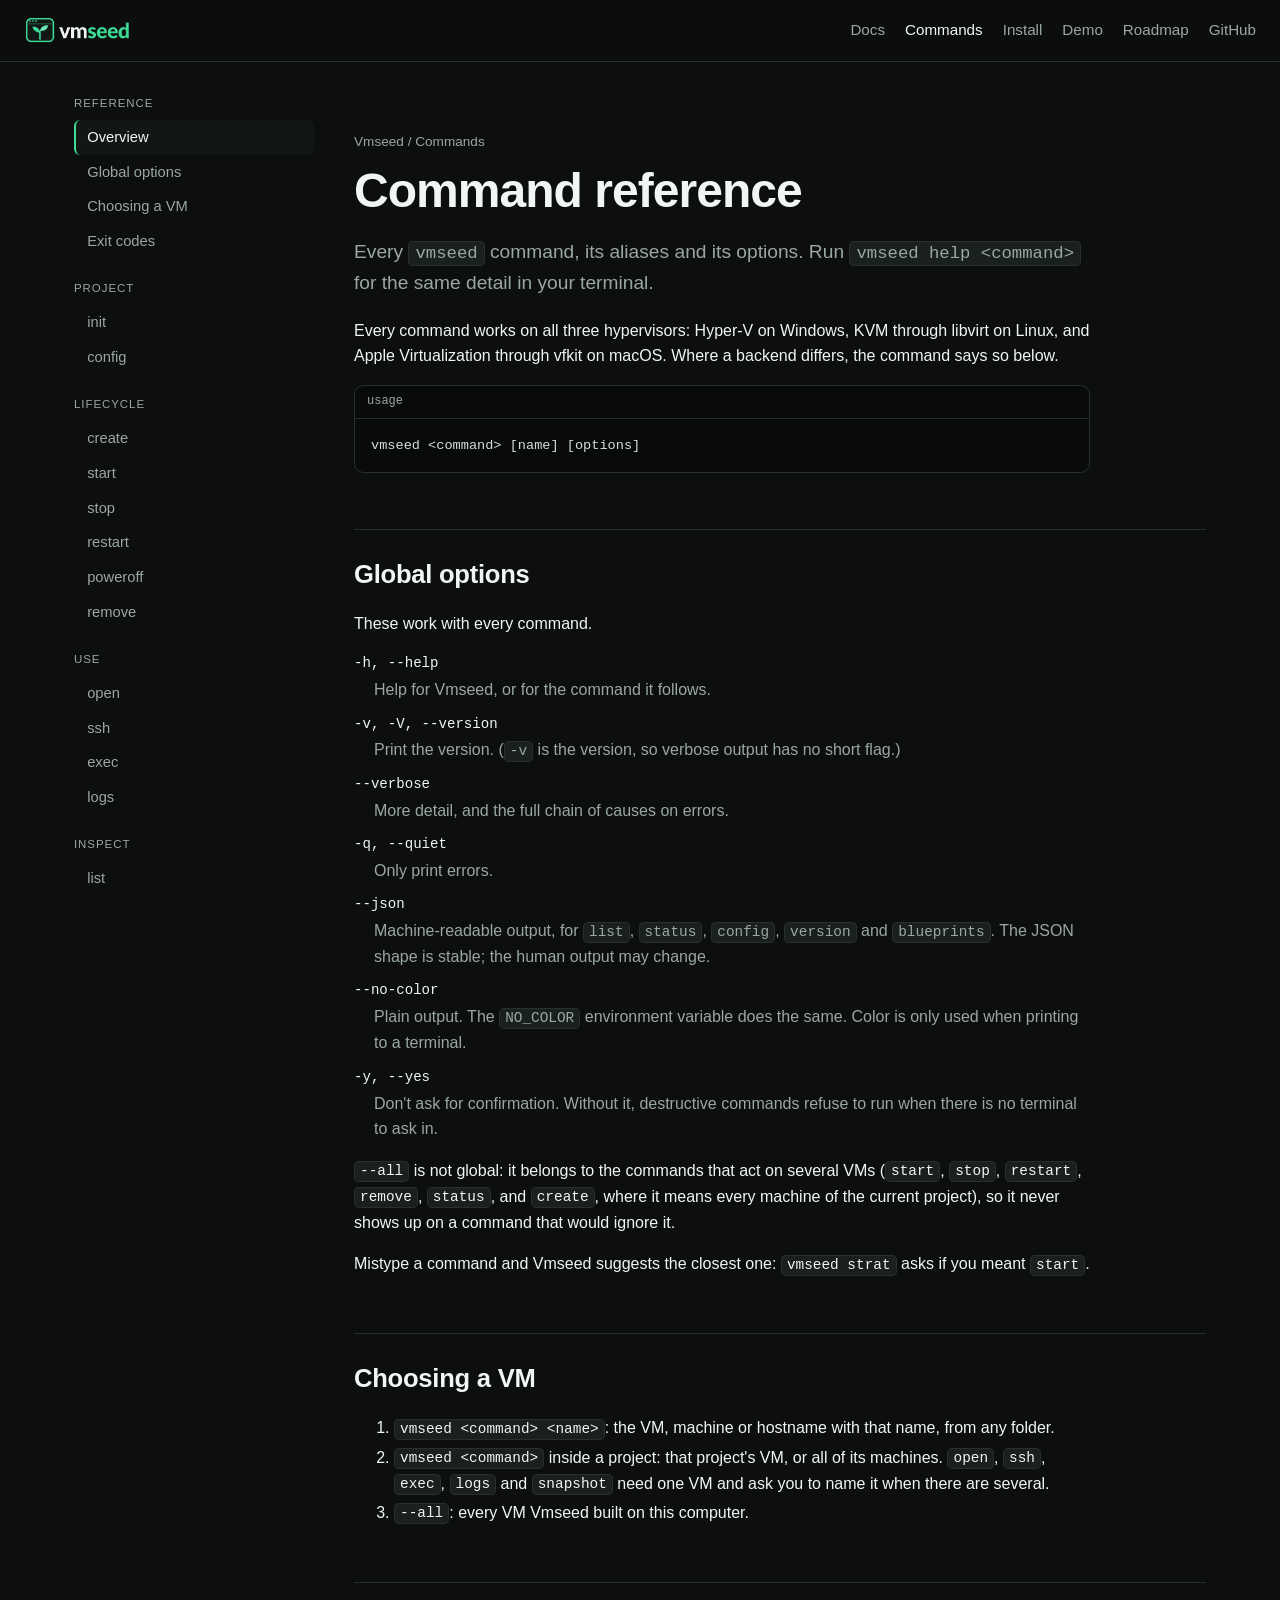
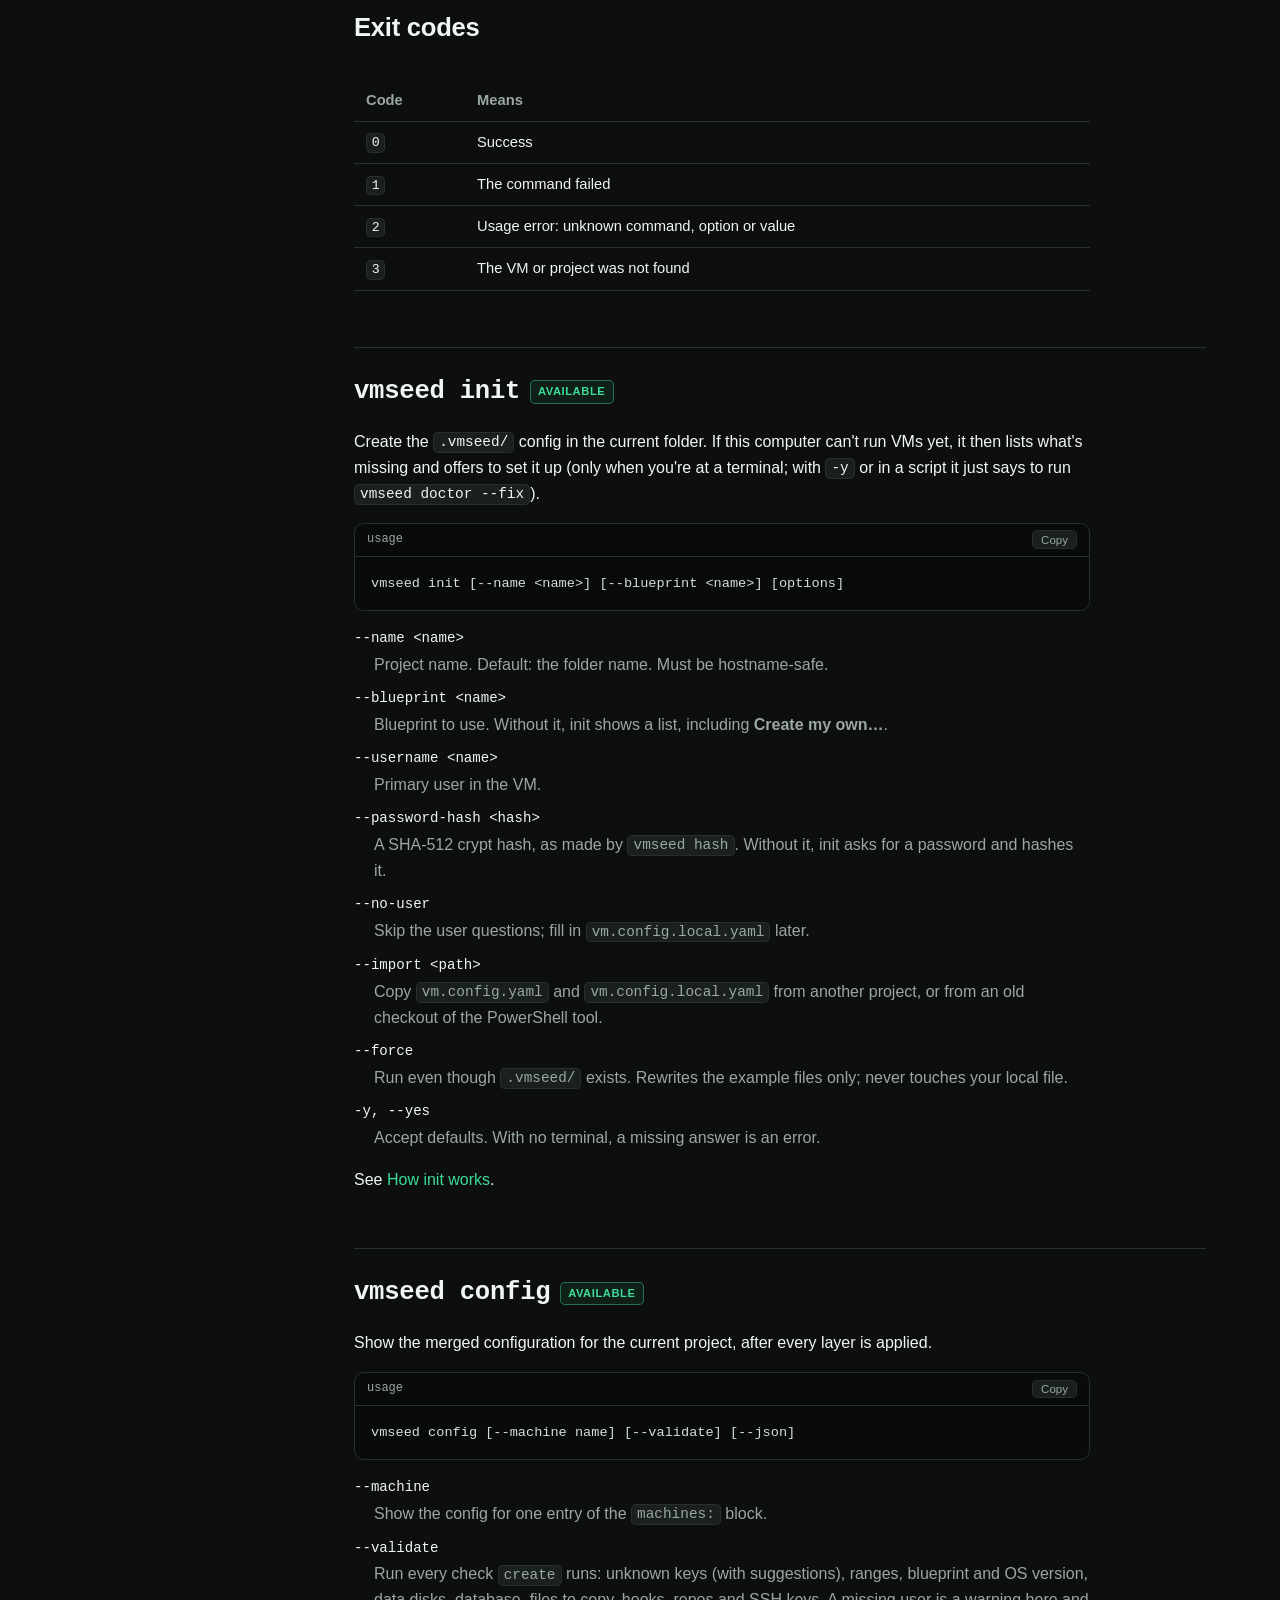
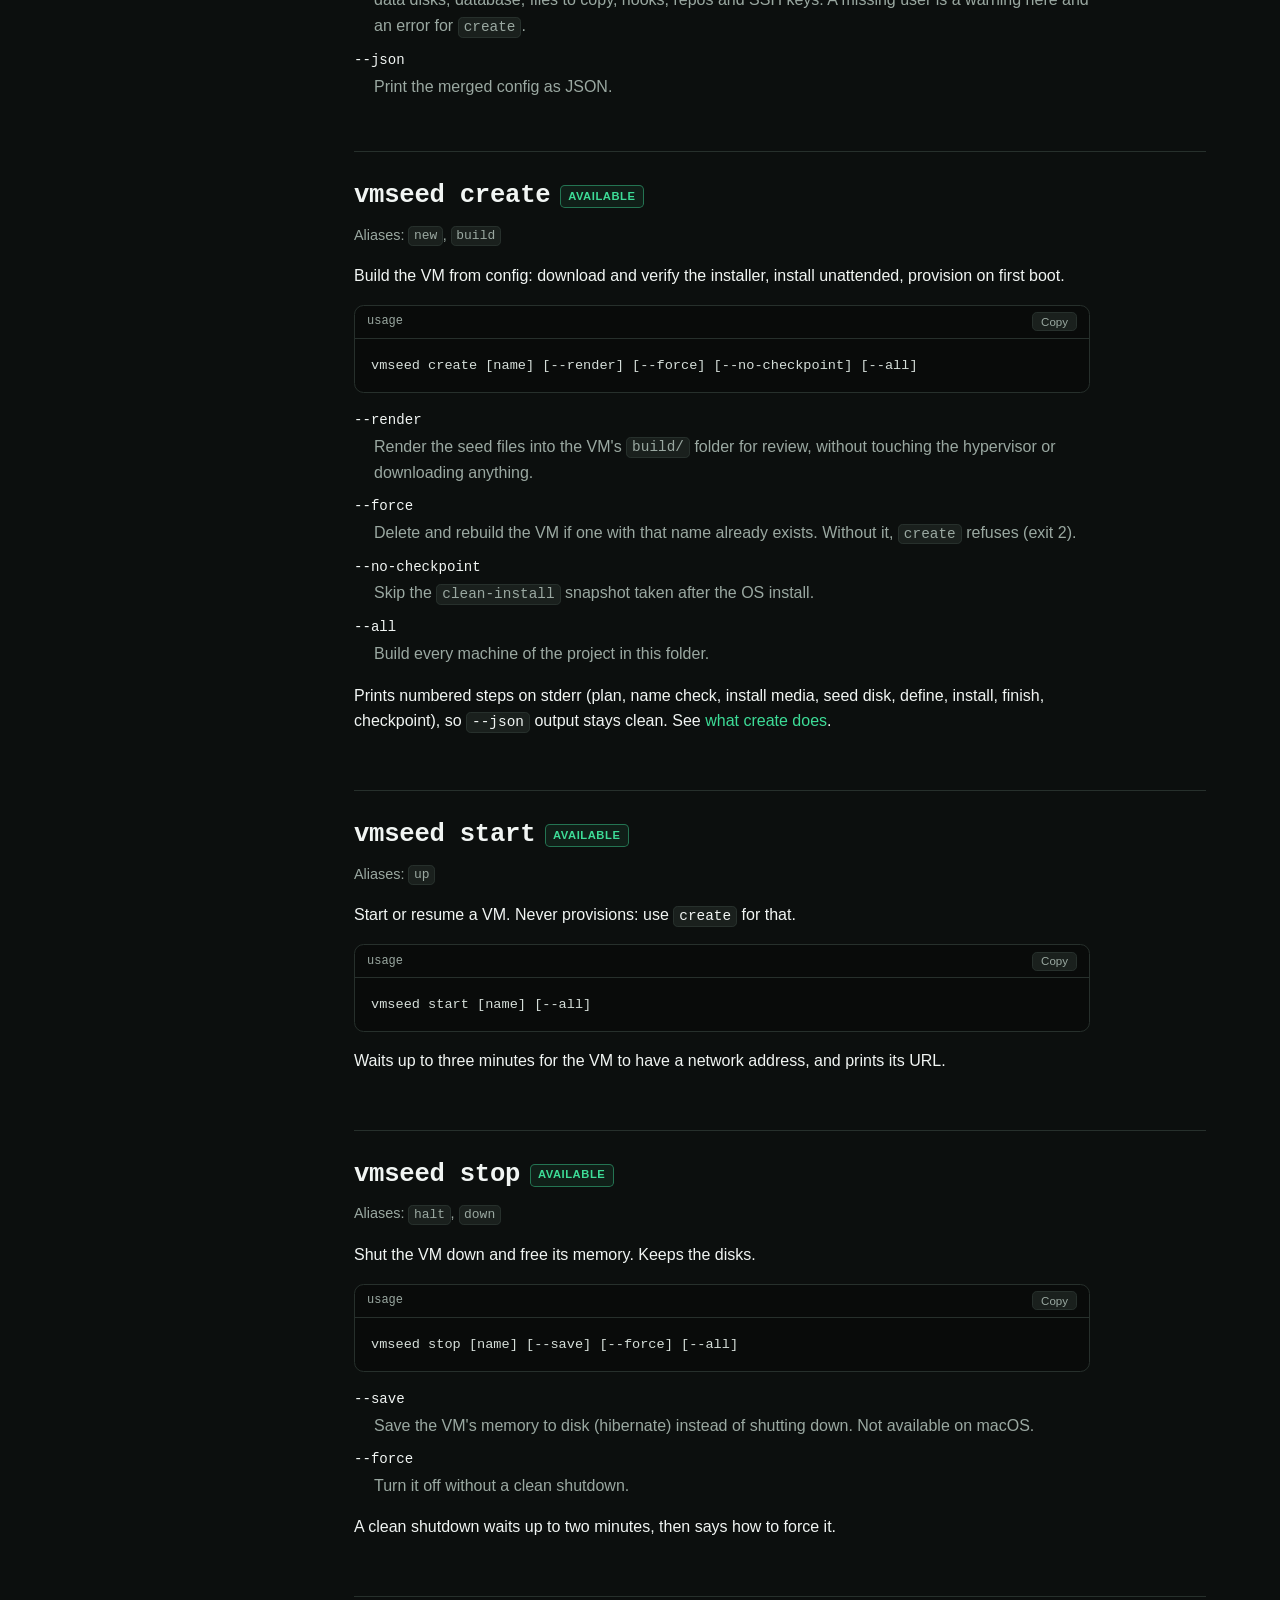
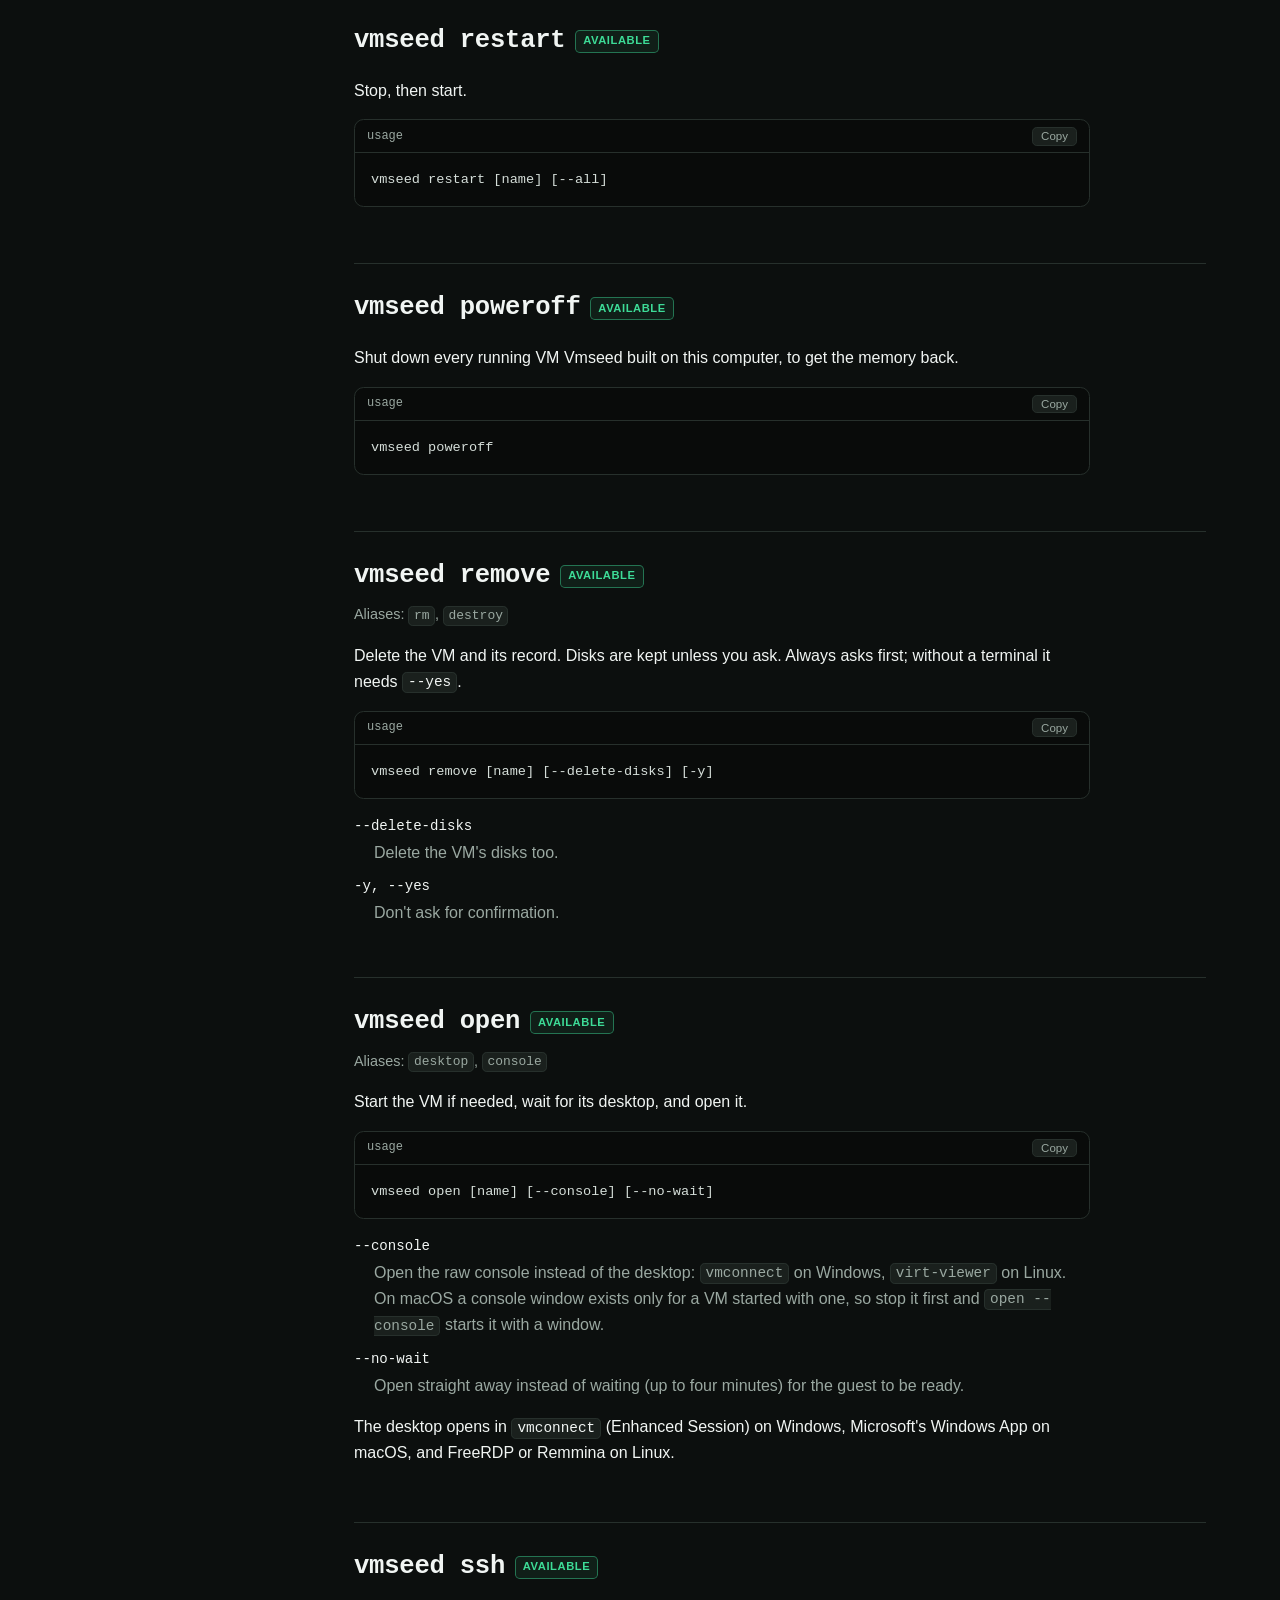
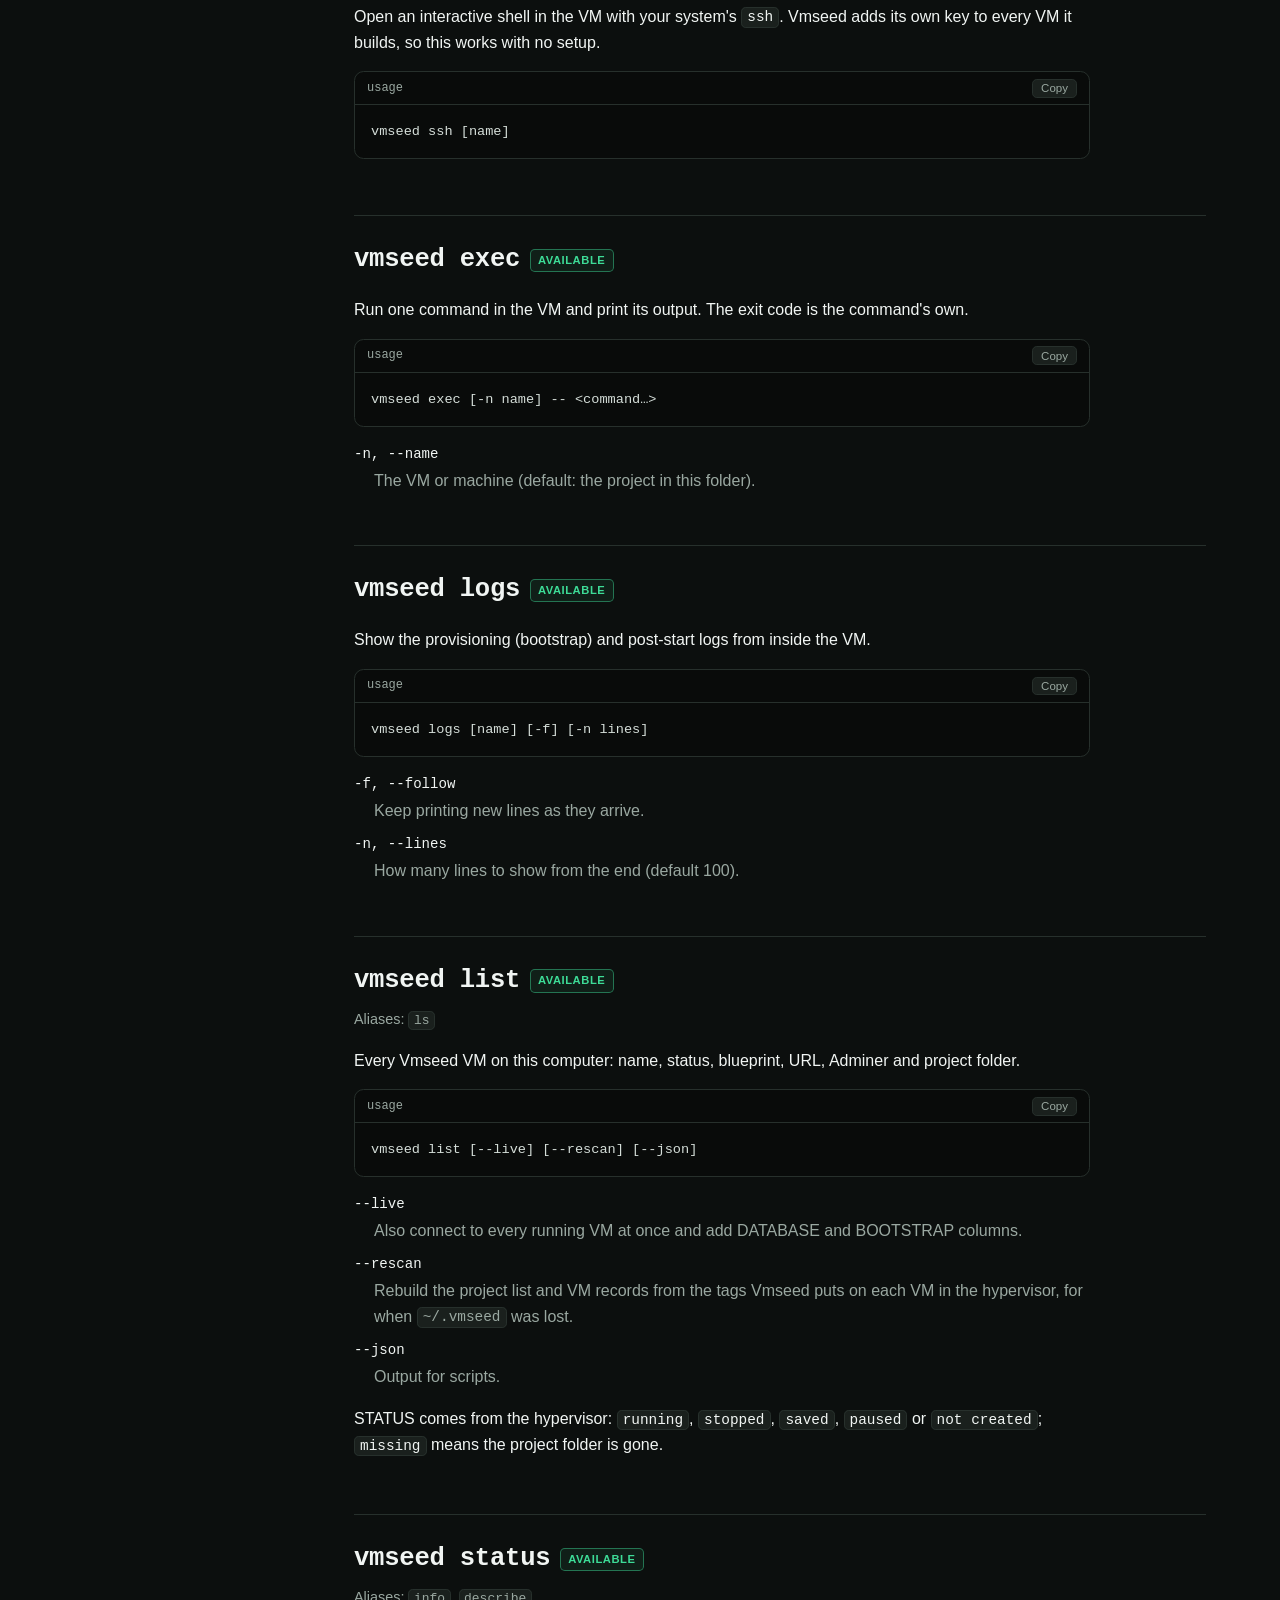
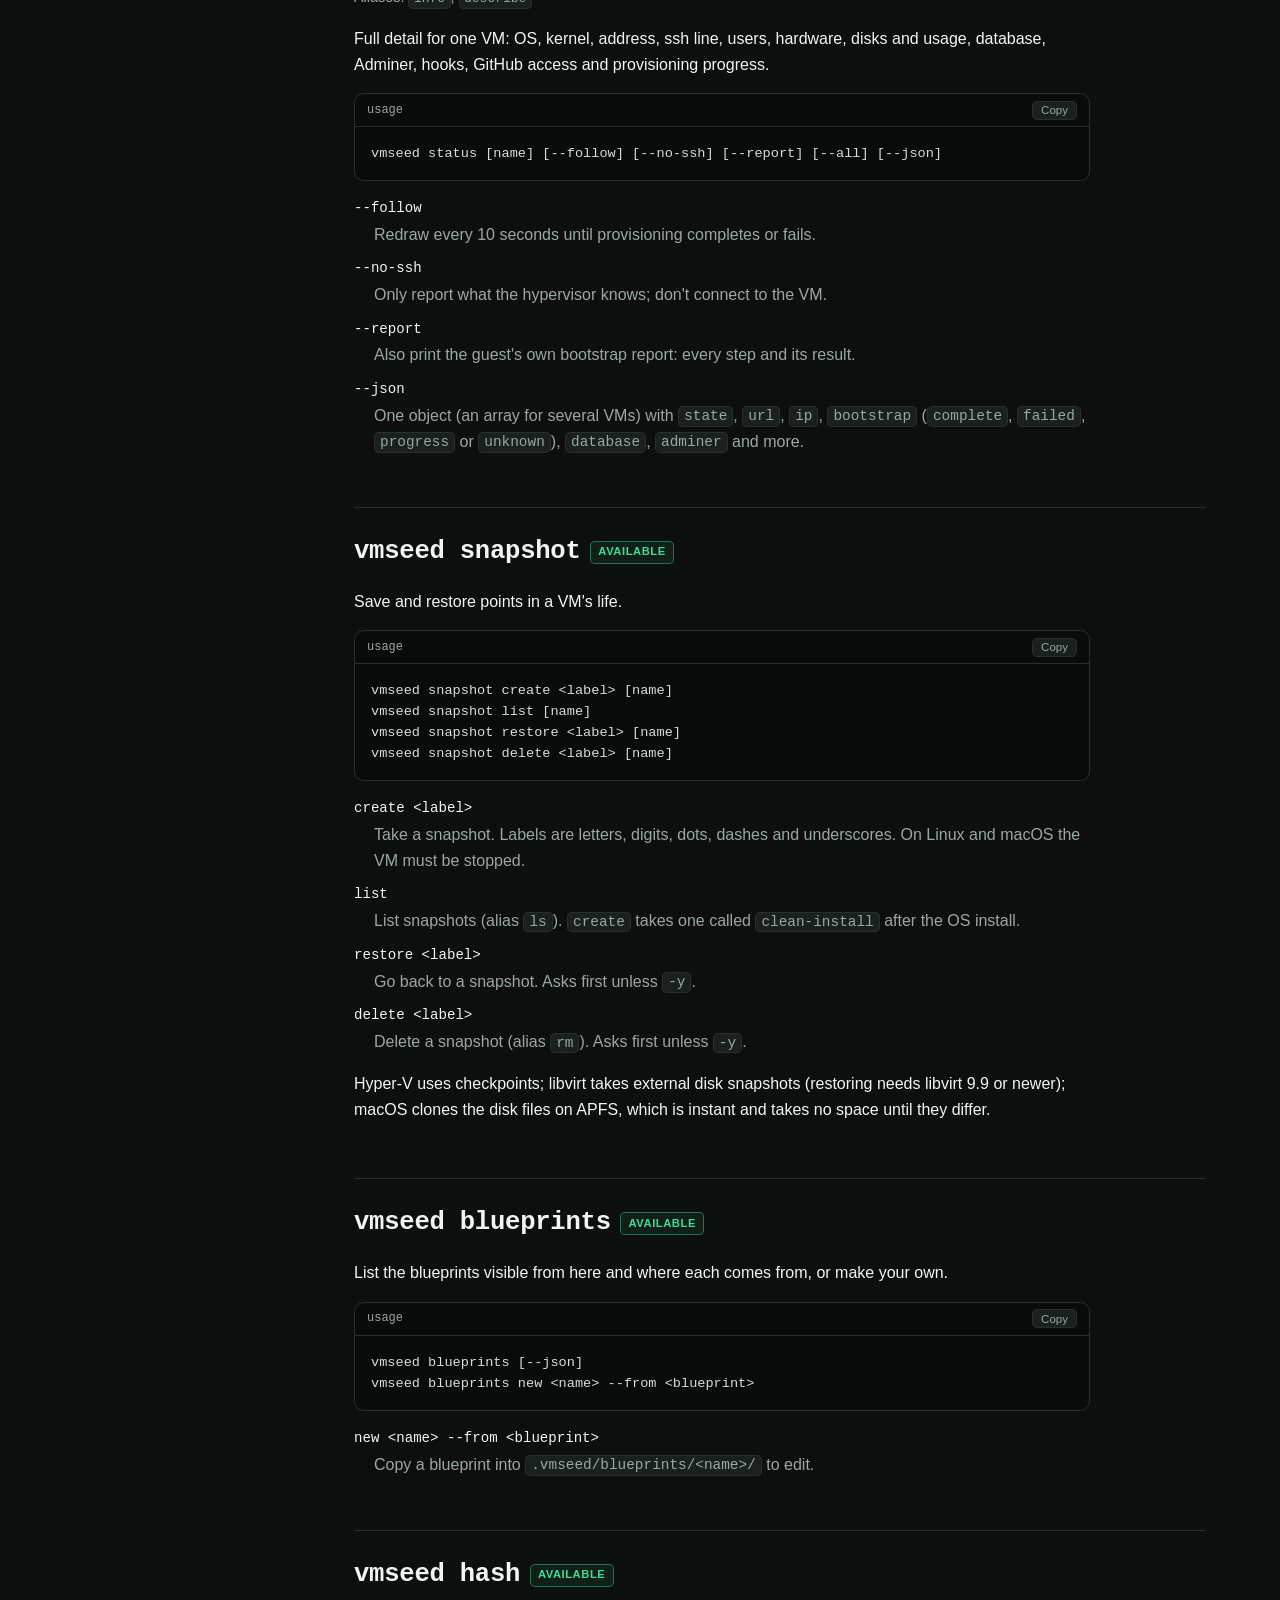
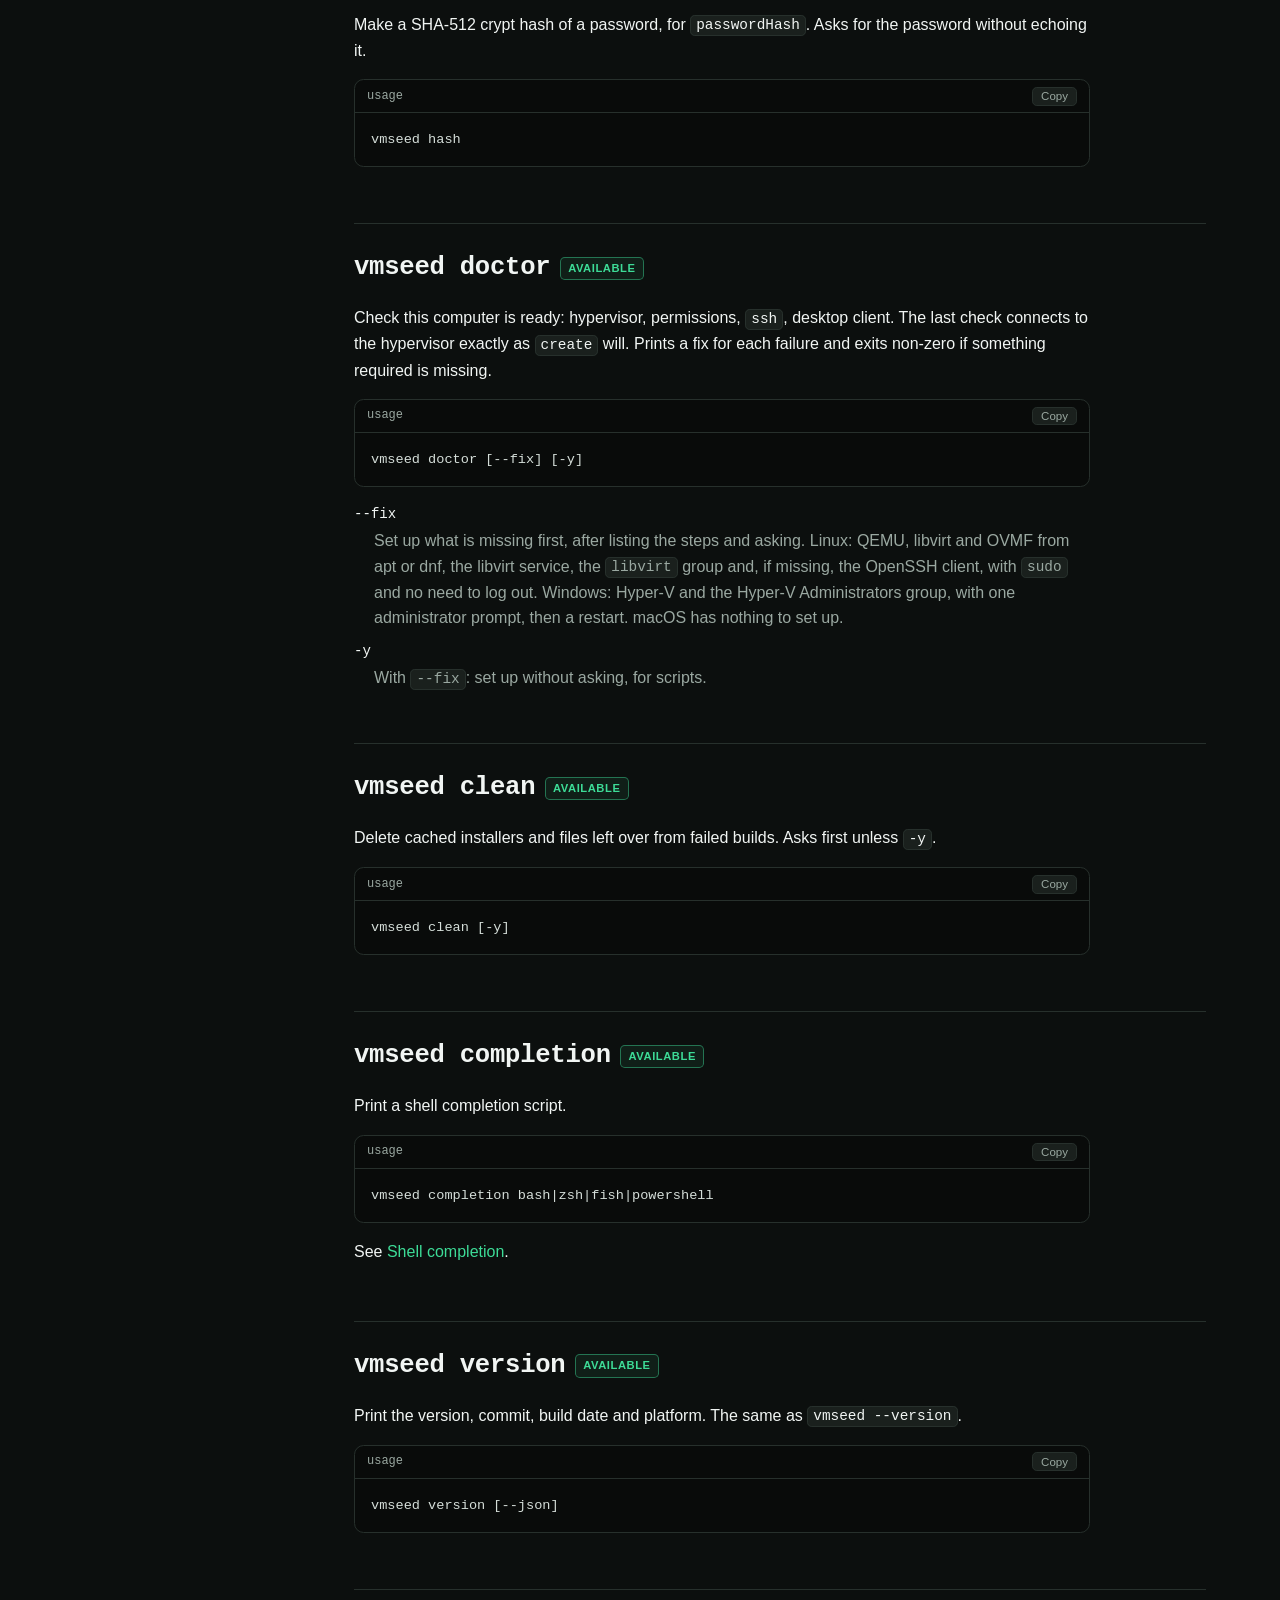
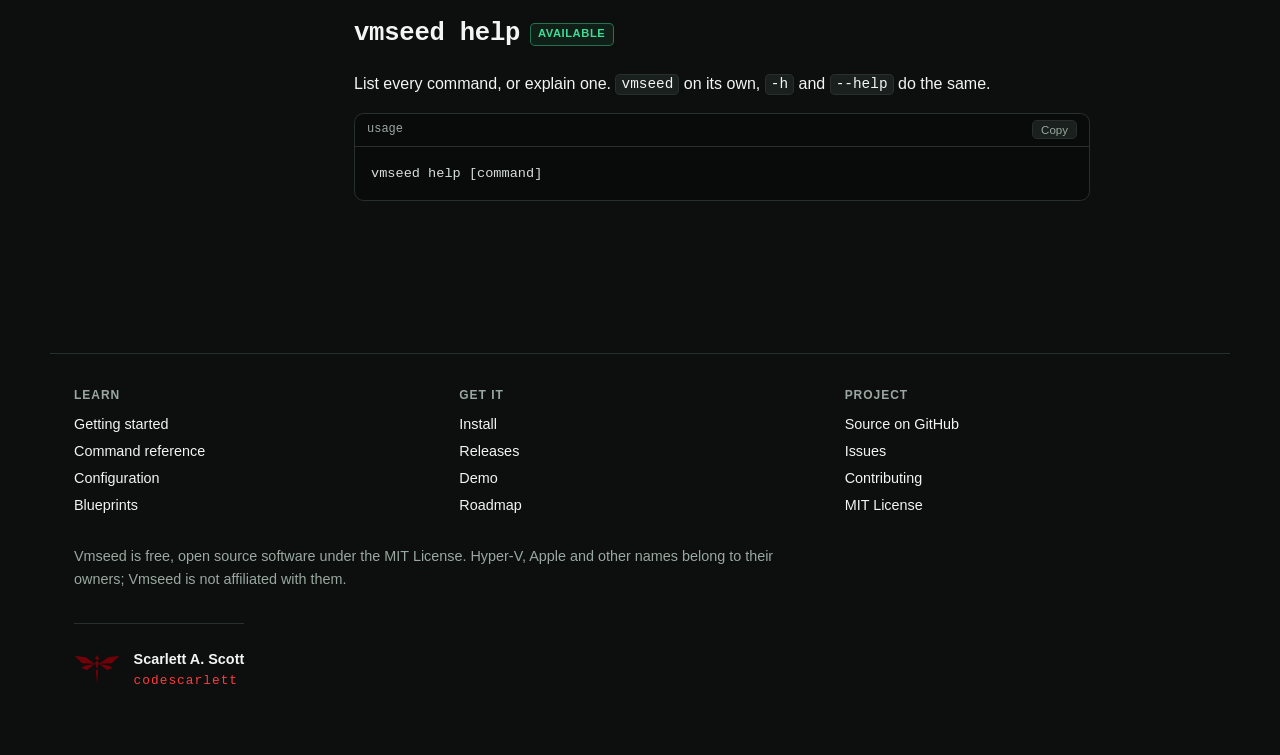
<file: site/commands/index.html>
<!DOCTYPE html>
<!--
  Vmseed
  Licensed under the MIT License. See the LICENSE file in the project root.
  Copyright (c) 2026 Scarlett A. Scott (codescarlett)

  Contributors:
  Scarlett A. Scott (codescarlett)
-->
<html lang="en">
  <head>
    <meta charset="utf-8" />
    <meta name="viewport" content="width=device-width, initial-scale=1" />
    <title>Vmseed command reference — every command, flag and alias</title>
    <meta name="description" content="The complete Vmseed CLI reference: init, create, start, stop, open, ssh, list, status, snapshot and more, with aliases, flags, global options and exit codes." />
    <meta name="robots" content="index, follow" />
    <meta name="author" content="Scarlett A. Scott (codescarlett)" />
    <meta name="creator" content="Scarlett A. Scott (codescarlett)" />
    <meta name="publisher" content="codescarlett" />
    <meta name="theme-color" content="#0c0f0e" />
    <link rel="author" href="https://codescarlett.com" />
    <link rel="canonical" href="https://scarlettiron.github.io/vmseed/commands/" />

    <link rel="icon" href="../theme/logo/favicon.svg" type="image/svg+xml" />
    <link rel="icon" type="image/png" sizes="32x32" href="../theme/logo/favicon-32.png" />
    <link rel="apple-touch-icon" href="../theme/logo/apple-touch-icon.png" />

    <meta property="og:type" content="website" />
    <meta property="og:site_name" content="Vmseed" />
    <meta property="og:locale" content="en_US" />
    <meta property="og:url" content="https://scarlettiron.github.io/vmseed/commands/" />
    <meta property="og:title" content="Vmseed command reference — every command, flag and alias" />
    <meta property="og:description" content="The complete Vmseed CLI reference: init, create, start, stop, open, ssh, list, status, snapshot and more, with aliases, flags, global options and exit codes." />
    <meta property="og:image" content="https://scarlettiron.github.io/vmseed/theme/logo/og-image.png" />
    <meta property="og:image:width" content="1200" />
    <meta property="og:image:height" content="630" />
    <meta property="og:image:alt" content="Vmseed: reproducible dev VMs from one YAML file" />

    <meta name="twitter:card" content="summary_large_image" />
    <meta name="twitter:title" content="Vmseed command reference — every command, flag and alias" />
    <meta name="twitter:description" content="The complete Vmseed CLI reference: init, create, start, stop, open, ssh, list, status, snapshot and more, with aliases, flags, global options and exit codes." />
    <meta name="twitter:image" content="https://scarlettiron.github.io/vmseed/theme/logo/og-image.png" />
    <meta name="twitter:image:alt" content="Vmseed: reproducible dev VMs from one YAML file" />

    <script type="application/ld+json">
      {
        "@context": "https://schema.org",
        "@type": "BreadcrumbList",
        "itemListElement": [
          {
            "@type": "ListItem",
            "position": 1,
            "name": "Vmseed",
            "item": "https://scarlettiron.github.io/vmseed/"
          },
          {
            "@type": "ListItem",
            "position": 2,
            "name": "Commands",
            "item": "https://scarlettiron.github.io/vmseed/commands/"
          }
        ]
      }
    </script>
    <script type="application/ld+json">
      {
        "@context": "https://schema.org",
        "@type": "TechArticle",
        "headline": "Vmseed command reference",
        "description": "The complete Vmseed CLI reference: init, create, start, stop, open, ssh, list, status, snapshot and more, with aliases, flags, global options and exit codes.",
        "url": "https://scarlettiron.github.io/vmseed/commands/",
        "inLanguage": "en",
        "dateModified": "2026-10-13",
        "image": "https://scarlettiron.github.io/vmseed/theme/logo/og-image.png",
        "isPartOf": {
          "@type": "WebSite",
          "name": "Vmseed",
          "url": "https://scarlettiron.github.io/vmseed/"
        },
        "about": {
          "@type": "SoftwareApplication",
          "name": "Vmseed",
          "url": "https://scarlettiron.github.io/vmseed/"
        },
        "author": {
          "@type": "Person",
          "name": "Scarlett A. Scott",
          "alternateName": [
            "codescarlett",
            "scarlettiron"
          ],
          "url": "https://codescarlett.com",
          "sameAs": [
            "https://github.com/scarlettiron",
            "https://www.linkedin.com/in/scarlett-scott-9980a5bb"
          ]
        },
        "publisher": {
          "@type": "Person",
          "name": "Scarlett A. Scott",
          "alternateName": [
            "codescarlett",
            "scarlettiron"
          ],
          "url": "https://codescarlett.com",
          "sameAs": [
            "https://github.com/scarlettiron",
            "https://www.linkedin.com/in/scarlett-scott-9980a5bb"
          ]
        }
      }
    </script>
    <link rel="stylesheet" href="../theme/site.css" />
    <link rel="stylesheet" href="../theme/docs.css" />
  </head>
  <body>
    <a class="skip-link" href="#content">Skip to content</a>
    <header class="site">
      <a class="brand" href="../" aria-label="Vmseed home">
        <img src="../theme/logo/wordmark-header.png" alt="Vmseed" width="327" height="96" />
      </a>
      <nav class="links" aria-label="Main">
        <a href="../docs/">Docs</a>
        <a class="hide-sm" href="../commands/" aria-current="page">Commands</a>
        <a href="../install/">Install</a>
        <a class="hide-sm" href="../demo/">Demo</a>
        <a class="hide-sm" href="../roadmap/">Roadmap</a>
        <a href="https://github.com/scarlettiron/vmseed">GitHub</a>
      </nav>
    </header>

    <div class="layout" id="content">
      <nav class="side" aria-label="Commands">
        <div class="group">Reference</div>
        <a href="#overview">Overview</a>
        <a href="#global">Global options</a>
        <a href="#targets">Choosing a VM</a>
        <a href="#exit-codes">Exit codes</a>
        <div class="group">Project</div>
        <a href="#init">init</a>
        <a href="#config">config</a>
        <div class="group">Lifecycle</div>
        <a href="#create">create</a>
        <a href="#start">start</a>
        <a href="#stop">stop</a>
        <a href="#restart">restart</a>
        <a href="#poweroff">poweroff</a>
        <a href="#remove">remove</a>
        <div class="group">Use</div>
        <a href="#open">open</a>
        <a href="#ssh">ssh</a>
        <a href="#exec">exec</a>
        <a href="#logs">logs</a>
        <div class="group">Inspect</div>
        <a href="#list">list</a>
        <a href="#status">status</a>
        <div class="group">Snapshots</div>
        <a href="#snapshot">snapshot</a>
        <div class="group">Tools</div>
        <a href="#blueprints">blueprints</a>
        <a href="#hash">hash</a>
        <a href="#doctor">doctor</a>
        <a href="#clean">clean</a>
        <a href="#completion">completion</a>
        <a href="#version">version</a>
        <a href="#help">help</a>
      </nav>

      <main>
        <section id="overview" aria-labelledby="commands-title">
          <p class="crumbs"><a href="../">Vmseed</a> / Commands</p>
          <h1 id="commands-title">Command reference</h1>
          <p class="lede">Every <code>vmseed</code> command, its aliases and its options. Run
            <code>vmseed help &lt;command&gt;</code> for the same detail in your terminal.</p>
          <p>Every command works on all three hypervisors: Hyper-V on Windows, KVM through libvirt on
            Linux, and Apple Virtualization through vfkit on macOS. Where a backend differs, the command
            says so below.</p>
          <div class="code">
            <div class="bar"><span>usage</span></div>
            <pre>vmseed &lt;command&gt; [name] [options]</pre>
          </div>
        </section>

        <section id="global" aria-labelledby="global-title">
          <h2 id="global-title">Global options</h2>
          <p>These work with every command.</p>
          <dl class="flags">
            <dt>-h, --help</dt><dd>Help for Vmseed, or for the command it follows.</dd>
            <dt>-v, -V, --version</dt><dd>Print the version. (<code>-v</code> is the version, so verbose output has no short flag.)</dd>
            <dt>--verbose</dt><dd>More detail, and the full chain of causes on errors.</dd>
            <dt>-q, --quiet</dt><dd>Only print errors.</dd>
            <dt>--json</dt><dd>Machine-readable output, for <code>list</code>, <code>status</code>, <code>config</code>, <code>version</code> and <code>blueprints</code>. The JSON shape is stable; the human output may change.</dd>
            <dt>--no-color</dt><dd>Plain output. The <code>NO_COLOR</code> environment variable does the same. Color is only used when printing to a terminal.</dd>
            <dt>-y, --yes</dt><dd>Don't ask for confirmation. Without it, destructive commands refuse to run when there is no terminal to ask in.</dd>
          </dl>
          <p><code>--all</code> is not global: it belongs to the commands that act on several VMs
            (<code>start</code>, <code>stop</code>, <code>restart</code>, <code>remove</code>,
            <code>status</code>, and <code>create</code>, where it means every machine of the current
            project), so it never shows up on a command that would ignore it.</p>
          <p>Mistype a command and Vmseed suggests the closest one: <code>vmseed strat</code> asks if you meant
            <code>start</code>.</p>
        </section>

        <section id="targets" aria-labelledby="targets-title">
          <h2 id="targets-title">Choosing a VM</h2>
          <ol>
            <li><code>vmseed &lt;command&gt; &lt;name&gt;</code>: the VM, machine or hostname with that name, from any folder.</li>
            <li><code>vmseed &lt;command&gt;</code> inside a project: that project's VM, or all of its machines.
              <code>open</code>, <code>ssh</code>, <code>exec</code>, <code>logs</code> and <code>snapshot</code>
              need one VM and ask you to name it when there are several.</li>
            <li><code>--all</code>: every VM Vmseed built on this computer.</li>
          </ol>
        </section>

        <section id="exit-codes" aria-labelledby="exit-title">
          <h2 id="exit-title">Exit codes</h2>
          <div class="table-wrap">
            <table>
              <thead><tr><th scope="col">Code</th><th scope="col">Means</th></tr></thead>
              <tbody>
                <tr><td><code>0</code></td><td>Success</td></tr>
                <tr><td><code>1</code></td><td>The command failed</td></tr>
                <tr><td><code>2</code></td><td>Usage error: unknown command, option or value</td></tr>
                <tr><td><code>3</code></td><td>The VM or project was not found</td></tr>
              </tbody>
            </table>
          </div>
        </section>

        <section id="init" aria-labelledby="cmd-init">
          <div class="cmd-head"><h2 id="cmd-init">vmseed init</h2> <span class="badge ok">available</span></div>
          
          <p>Create the <code>.vmseed/</code> config in the current folder. If this computer can't run VMs yet,
            it then lists what's missing and offers to set it up (only when you're at a terminal; with
            <code>-y</code> or in a script it just says to run <code>vmseed doctor --fix</code>).</p>
          <div class="code">
            <div class="bar"><span>usage</span><button class="copy" type="button">Copy</button></div>
            <pre>vmseed init [--name &lt;name&gt;] [--blueprint &lt;name&gt;] [options]</pre>
          </div>
          <dl class="flags">
            <dt>--name &lt;name&gt;</dt>
            <dd>Project name. Default: the folder name. Must be hostname-safe.</dd>
            <dt>--blueprint &lt;name&gt;</dt>
            <dd>Blueprint to use. Without it, init shows a list, including <strong>Create my own…</strong>.</dd>
            <dt>--username &lt;name&gt;</dt>
            <dd>Primary user in the VM.</dd>
            <dt>--password-hash &lt;hash&gt;</dt>
            <dd>A SHA-512 crypt hash, as made by <code>vmseed hash</code>. Without it, init asks for a password and hashes it.</dd>
            <dt>--no-user</dt>
            <dd>Skip the user questions; fill in <code>vm.config.local.yaml</code> later.</dd>
            <dt>--import &lt;path&gt;</dt>
            <dd>Copy <code>vm.config.yaml</code> and <code>vm.config.local.yaml</code> from another project, or from an old checkout of the PowerShell tool.</dd>
            <dt>--force</dt>
            <dd>Run even though <code>.vmseed/</code> exists. Rewrites the example files only; never touches your local file.</dd>
            <dt>-y, --yes</dt>
            <dd>Accept defaults. With no terminal, a missing answer is an error.</dd>
          </dl>
          <p>See <a href="../docs/#init">How init works</a>.</p>
        </section>
        <section id="config" aria-labelledby="cmd-config">
          <div class="cmd-head"><h2 id="cmd-config">vmseed config</h2> <span class="badge ok">available</span></div>
          
          <p>Show the merged configuration for the current project, after every layer is applied.</p>
          <div class="code">
            <div class="bar"><span>usage</span><button class="copy" type="button">Copy</button></div>
            <pre>vmseed config [--machine name] [--validate] [--json]</pre>
          </div>
          <dl class="flags">
            <dt>--machine</dt>
            <dd>Show the config for one entry of the <code>machines:</code> block.</dd>
            <dt>--validate</dt>
            <dd>Run every check <code>create</code> runs: unknown keys (with suggestions), ranges, blueprint and OS version, data disks, database, files to copy, hooks, repos and SSH keys. A missing user is a warning here and an error for <code>create</code>.</dd>
            <dt>--json</dt>
            <dd>Print the merged config as JSON.</dd>
          </dl>
          
        </section>
        <section id="create" aria-labelledby="cmd-create">
          <div class="cmd-head"><h2 id="cmd-create">vmseed create</h2> <span class="badge ok">available</span></div>
          <p class="aliases">Aliases: <code>new</code>, <code>build</code></p>
          <p>Build the VM from config: download and verify the installer, install unattended, provision on first boot.</p>
          <div class="code">
            <div class="bar"><span>usage</span><button class="copy" type="button">Copy</button></div>
            <pre>vmseed create [name] [--render] [--force] [--no-checkpoint] [--all]</pre>
          </div>
          <dl class="flags">
            <dt>--render</dt>
            <dd>Render the seed files into the VM's <code>build/</code> folder for review, without touching the hypervisor or downloading anything.</dd>
            <dt>--force</dt>
            <dd>Delete and rebuild the VM if one with that name already exists. Without it, <code>create</code> refuses (exit 2).</dd>
            <dt>--no-checkpoint</dt>
            <dd>Skip the <code>clean-install</code> snapshot taken after the OS install.</dd>
            <dt>--all</dt>
            <dd>Build every machine of the project in this folder.</dd>
          </dl>
          <p>Prints numbered steps on stderr (plan, name check, install media, seed disk, define, install,
            finish, checkpoint), so <code>--json</code> output stays clean. See
            <a href="../docs/#create">what create does</a>.</p>
          
        </section>
        <section id="start" aria-labelledby="cmd-start">
          <div class="cmd-head"><h2 id="cmd-start">vmseed start</h2> <span class="badge ok">available</span></div>
          <p class="aliases">Aliases: <code>up</code></p>
          <p>Start or resume a VM. Never provisions: use <code>create</code> for that.</p>
          <div class="code">
            <div class="bar"><span>usage</span><button class="copy" type="button">Copy</button></div>
            <pre>vmseed start [name] [--all]</pre>
          </div>
          <p>Waits up to three minutes for the VM to have a network address, and prints its URL.</p>
          
          
        </section>
        <section id="stop" aria-labelledby="cmd-stop">
          <div class="cmd-head"><h2 id="cmd-stop">vmseed stop</h2> <span class="badge ok">available</span></div>
          <p class="aliases">Aliases: <code>halt</code>, <code>down</code></p>
          <p>Shut the VM down and free its memory. Keeps the disks.</p>
          <div class="code">
            <div class="bar"><span>usage</span><button class="copy" type="button">Copy</button></div>
            <pre>vmseed stop [name] [--save] [--force] [--all]</pre>
          </div>
          <dl class="flags">
            <dt>--save</dt>
            <dd>Save the VM's memory to disk (hibernate) instead of shutting down. Not available on macOS.</dd>
            <dt>--force</dt>
            <dd>Turn it off without a clean shutdown.</dd>
          </dl>
          <p>A clean shutdown waits up to two minutes, then says how to force it.</p>
          
        </section>
        <section id="restart" aria-labelledby="cmd-restart">
          <div class="cmd-head"><h2 id="cmd-restart">vmseed restart</h2> <span class="badge ok">available</span></div>
          
          <p>Stop, then start.</p>
          <div class="code">
            <div class="bar"><span>usage</span><button class="copy" type="button">Copy</button></div>
            <pre>vmseed restart [name] [--all]</pre>
          </div>
          
          
        </section>
        <section id="poweroff" aria-labelledby="cmd-poweroff">
          <div class="cmd-head"><h2 id="cmd-poweroff">vmseed poweroff</h2> <span class="badge ok">available</span></div>
          
          <p>Shut down every running VM Vmseed built on this computer, to get the memory back.</p>
          <div class="code">
            <div class="bar"><span>usage</span><button class="copy" type="button">Copy</button></div>
            <pre>vmseed poweroff</pre>
          </div>
          
          
        </section>
        <section id="remove" aria-labelledby="cmd-remove">
          <div class="cmd-head"><h2 id="cmd-remove">vmseed remove</h2> <span class="badge ok">available</span></div>
          <p class="aliases">Aliases: <code>rm</code>, <code>destroy</code></p>
          <p>Delete the VM and its record. Disks are kept unless you ask. Always asks first; without a terminal it needs <code>--yes</code>.</p>
          <div class="code">
            <div class="bar"><span>usage</span><button class="copy" type="button">Copy</button></div>
            <pre>vmseed remove [name] [--delete-disks] [-y]</pre>
          </div>
          <dl class="flags">
            <dt>--delete-disks</dt>
            <dd>Delete the VM's disks too.</dd>
            <dt>-y, --yes</dt>
            <dd>Don't ask for confirmation.</dd>
          </dl>
          
        </section>
        <section id="open" aria-labelledby="cmd-open">
          <div class="cmd-head"><h2 id="cmd-open">vmseed open</h2> <span class="badge ok">available</span></div>
          <p class="aliases">Aliases: <code>desktop</code>, <code>console</code></p>
          <p>Start the VM if needed, wait for its desktop, and open it.</p>
          <div class="code">
            <div class="bar"><span>usage</span><button class="copy" type="button">Copy</button></div>
            <pre>vmseed open [name] [--console] [--no-wait]</pre>
          </div>
          <dl class="flags">
            <dt>--console</dt>
            <dd>Open the raw console instead of the desktop: <code>vmconnect</code> on Windows, <code>virt-viewer</code> on Linux. On macOS a console window exists only for a VM started with one, so stop it first and <code>open --console</code> starts it with a window.</dd>
            <dt>--no-wait</dt>
            <dd>Open straight away instead of waiting (up to four minutes) for the guest to be ready.</dd>
          </dl>
          <p>The desktop opens in <code>vmconnect</code> (Enhanced Session) on Windows, Microsoft's Windows App on macOS, and FreeRDP or Remmina on Linux.</p>
        </section>
        <section id="ssh" aria-labelledby="cmd-ssh">
          <div class="cmd-head"><h2 id="cmd-ssh">vmseed ssh</h2> <span class="badge ok">available</span></div>
          
          <p>Open an interactive shell in the VM with your system's <code>ssh</code>. Vmseed adds its own key to every VM it builds, so this works with no setup.</p>
          <div class="code">
            <div class="bar"><span>usage</span><button class="copy" type="button">Copy</button></div>
            <pre>vmseed ssh [name]</pre>
          </div>
          
          
        </section>
        <section id="exec" aria-labelledby="cmd-exec">
          <div class="cmd-head"><h2 id="cmd-exec">vmseed exec</h2> <span class="badge ok">available</span></div>
          
          <p>Run one command in the VM and print its output. The exit code is the command's own.</p>
          <div class="code">
            <div class="bar"><span>usage</span><button class="copy" type="button">Copy</button></div>
            <pre>vmseed exec [-n name] -- &lt;command…&gt;</pre>
          </div>
          <dl class="flags">
            <dt>-n, --name</dt>
            <dd>The VM or machine (default: the project in this folder).</dd>
          </dl>
          
          
        </section>
        <section id="logs" aria-labelledby="cmd-logs">
          <div class="cmd-head"><h2 id="cmd-logs">vmseed logs</h2> <span class="badge ok">available</span></div>
          
          <p>Show the provisioning (bootstrap) and post-start logs from inside the VM.</p>
          <div class="code">
            <div class="bar"><span>usage</span><button class="copy" type="button">Copy</button></div>
            <pre>vmseed logs [name] [-f] [-n lines]</pre>
          </div>
          <dl class="flags">
            <dt>-f, --follow</dt>
            <dd>Keep printing new lines as they arrive.</dd>
            <dt>-n, --lines</dt>
            <dd>How many lines to show from the end (default 100).</dd>
          </dl>
          
        </section>
        <section id="list" aria-labelledby="cmd-list">
          <div class="cmd-head"><h2 id="cmd-list">vmseed list</h2> <span class="badge ok">available</span></div>
          <p class="aliases">Aliases: <code>ls</code></p>
          <p>Every Vmseed VM on this computer: name, status, blueprint, URL, Adminer and project folder.</p>
          <div class="code">
            <div class="bar"><span>usage</span><button class="copy" type="button">Copy</button></div>
            <pre>vmseed list [--live] [--rescan] [--json]</pre>
          </div>
          <dl class="flags">
            <dt>--live</dt>
            <dd>Also connect to every running VM at once and add DATABASE and BOOTSTRAP columns.</dd>
            <dt>--rescan</dt>
            <dd>Rebuild the project list and VM records from the tags Vmseed puts on each VM in the hypervisor, for when <code>~/.vmseed</code> was lost.</dd>
            <dt>--json</dt>
            <dd>Output for scripts.</dd>
          </dl>
          <p>STATUS comes from the hypervisor: <code>running</code>, <code>stopped</code>, <code>saved</code>, <code>paused</code> or <code>not created</code>; <code>missing</code> means the project folder is gone.</p>
        </section>
        <section id="status" aria-labelledby="cmd-status">
          <div class="cmd-head"><h2 id="cmd-status">vmseed status</h2> <span class="badge ok">available</span></div>
          <p class="aliases">Aliases: <code>info</code>, <code>describe</code></p>
          <p>Full detail for one VM: OS, kernel, address, ssh line, users, hardware, disks and usage, database, Adminer, hooks, GitHub access and provisioning progress.</p>
          <div class="code">
            <div class="bar"><span>usage</span><button class="copy" type="button">Copy</button></div>
            <pre>vmseed status [name] [--follow] [--no-ssh] [--report] [--all] [--json]</pre>
          </div>
          <dl class="flags">
            <dt>--follow</dt>
            <dd>Redraw every 10 seconds until provisioning completes or fails.</dd>
            <dt>--no-ssh</dt>
            <dd>Only report what the hypervisor knows; don't connect to the VM.</dd>
            <dt>--report</dt>
            <dd>Also print the guest's own bootstrap report: every step and its result.</dd>
            <dt>--json</dt>
            <dd>One object (an array for several VMs) with <code>state</code>, <code>url</code>, <code>ip</code>, <code>bootstrap</code> (<code>complete</code>, <code>failed</code>, <code>progress</code> or <code>unknown</code>), <code>database</code>, <code>adminer</code> and more.</dd>
          </dl>
          
        </section>
        <section id="snapshot" aria-labelledby="cmd-snapshot">
          <div class="cmd-head"><h2 id="cmd-snapshot">vmseed snapshot</h2> <span class="badge ok">available</span></div>
          
          <p>Save and restore points in a VM's life.</p>
          <div class="code">
            <div class="bar"><span>usage</span><button class="copy" type="button">Copy</button></div>
            <pre>vmseed snapshot create &lt;label&gt; [name]
vmseed snapshot list [name]
vmseed snapshot restore &lt;label&gt; [name]
vmseed snapshot delete &lt;label&gt; [name]</pre>
          </div>
          <dl class="flags">
            <dt>create &lt;label&gt;</dt>
            <dd>Take a snapshot. Labels are letters, digits, dots, dashes and underscores. On Linux and macOS the VM must be stopped.</dd>
            <dt>list</dt>
            <dd>List snapshots (alias <code>ls</code>). <code>create</code> takes one called <code>clean-install</code> after the OS install.</dd>
            <dt>restore &lt;label&gt;</dt>
            <dd>Go back to a snapshot. Asks first unless <code>-y</code>.</dd>
            <dt>delete &lt;label&gt;</dt>
            <dd>Delete a snapshot (alias <code>rm</code>). Asks first unless <code>-y</code>.</dd>
          </dl>
          <p>Hyper-V uses checkpoints; libvirt takes external disk snapshots (restoring needs libvirt 9.9 or newer); macOS clones the disk files on APFS, which is instant and takes no space until they differ.</p>
          
        </section>
        <section id="blueprints" aria-labelledby="cmd-blueprints">
          <div class="cmd-head"><h2 id="cmd-blueprints">vmseed blueprints</h2> <span class="badge ok">available</span></div>
          
          <p>List the blueprints visible from here and where each comes from, or make your own.</p>
          <div class="code">
            <div class="bar"><span>usage</span><button class="copy" type="button">Copy</button></div>
            <pre>vmseed blueprints [--json]
vmseed blueprints new &lt;name&gt; --from &lt;blueprint&gt;</pre>
          </div>
          <dl class="flags">
            <dt>new &lt;name&gt; --from &lt;blueprint&gt;</dt>
            <dd>Copy a blueprint into <code>.vmseed/blueprints/&lt;name&gt;/</code> to edit.</dd>
          </dl>
          
        </section>
        <section id="hash" aria-labelledby="cmd-hash">
          <div class="cmd-head"><h2 id="cmd-hash">vmseed hash</h2> <span class="badge ok">available</span></div>
          
          <p>Make a SHA-512 crypt hash of a password, for <code>passwordHash</code>. Asks for the password without echoing it.</p>
          <div class="code">
            <div class="bar"><span>usage</span><button class="copy" type="button">Copy</button></div>
            <pre>vmseed hash</pre>
          </div>
          
          
        </section>
        <section id="doctor" aria-labelledby="cmd-doctor">
          <div class="cmd-head"><h2 id="cmd-doctor">vmseed doctor</h2> <span class="badge ok">available</span></div>
          
          <p>Check this computer is ready: hypervisor, permissions, <code>ssh</code>, desktop client. The last check connects to the hypervisor exactly as <code>create</code> will. Prints a fix for each failure and exits non-zero if something required is missing.</p>
          <div class="code">
            <div class="bar"><span>usage</span><button class="copy" type="button">Copy</button></div>
            <pre>vmseed doctor [--fix] [-y]</pre>
          </div>
          <dl class="flags">
            <dt>--fix</dt>
            <dd>Set up what is missing first, after listing the steps and asking. Linux: QEMU, libvirt and OVMF from apt or dnf, the libvirt service, the <code>libvirt</code> group and, if missing, the OpenSSH client, with <code>sudo</code> and no need to log out. Windows: Hyper-V and the Hyper-V Administrators group, with one administrator prompt, then a restart. macOS has nothing to set up.</dd>
            <dt>-y</dt>
            <dd>With <code>--fix</code>: set up without asking, for scripts.</dd>
          </dl>
          
          
        </section>
        <section id="clean" aria-labelledby="cmd-clean">
          <div class="cmd-head"><h2 id="cmd-clean">vmseed clean</h2> <span class="badge ok">available</span></div>
          
          <p>Delete cached installers and files left over from failed builds. Asks first unless <code>-y</code>.</p>
          <div class="code">
            <div class="bar"><span>usage</span><button class="copy" type="button">Copy</button></div>
            <pre>vmseed clean [-y]</pre>
          </div>
          
          
        </section>
        <section id="completion" aria-labelledby="cmd-completion">
          <div class="cmd-head"><h2 id="cmd-completion">vmseed completion</h2> <span class="badge ok">available</span></div>
          
          <p>Print a shell completion script.</p>
          <div class="code">
            <div class="bar"><span>usage</span><button class="copy" type="button">Copy</button></div>
            <pre>vmseed completion bash|zsh|fish|powershell</pre>
          </div>
          
          <p>See <a href="../install/#completion">Shell completion</a>.</p>
        </section>
        <section id="version" aria-labelledby="cmd-version">
          <div class="cmd-head"><h2 id="cmd-version">vmseed version</h2> <span class="badge ok">available</span></div>
          
          <p>Print the version, commit, build date and platform. The same as <code>vmseed --version</code>.</p>
          <div class="code">
            <div class="bar"><span>usage</span><button class="copy" type="button">Copy</button></div>
            <pre>vmseed version [--json]</pre>
          </div>
          
          
        </section>
        <section id="help" aria-labelledby="cmd-help">
          <div class="cmd-head"><h2 id="cmd-help">vmseed help</h2> <span class="badge ok">available</span></div>
          
          <p>List every command, or explain one. <code>vmseed</code> on its own, <code>-h</code> and <code>--help</code> do the same.</p>
          <div class="code">
            <div class="bar"><span>usage</span><button class="copy" type="button">Copy</button></div>
            <pre>vmseed help [command]</pre>
          </div>
          
          
        </section>
      </main>
    </div>

    <footer>
      <div class="sitelinks">
        <div>
          <h2>Learn</h2>
          <ul>
            <li><a href="../docs/">Getting started</a></li>
            <li><a href="../commands/">Command reference</a></li>
            <li><a href="../configuration/">Configuration</a></li>
            <li><a href="../blueprints/">Blueprints</a></li>
          </ul>
        </div>
        <div>
          <h2>Get it</h2>
          <ul>
            <li><a href="../install/">Install</a></li>
            <li><a href="https://github.com/scarlettiron/vmseed/releases">Releases</a></li>
            <li><a href="../demo/">Demo</a></li>
            <li><a href="../roadmap/">Roadmap</a></li>
          </ul>
        </div>
        <div>
          <h2>Project</h2>
          <ul>
            <li><a href="https://github.com/scarlettiron/vmseed">Source on GitHub</a></li>
            <li><a href="https://github.com/scarlettiron/vmseed/issues">Issues</a></li>
            <li><a href="https://github.com/scarlettiron/vmseed/blob/main/CONTRIBUTING.md">Contributing</a></li>
            <li><a href="https://github.com/scarlettiron/vmseed/blob/main/LICENSE">MIT License</a></li>
          </ul>
        </div>
      </div>
      <p>Vmseed is free, open source software under the MIT License. Hyper-V, Apple and other names
        belong to their owners; Vmseed is not affiliated with them.</p>
      <!--Author signature, always the last thing on the page.-->
      <a class="made-by" href="https://codescarlett.com" rel="author">
        <img src="../theme/logo/codescarlett-dragonfly.svg" alt="" width="46" height="31" />
        <span><strong>Scarlett A. Scott</strong><span class="handle">codescarlett</span></span>
      </a>
    </footer>
    <script src="../theme/site.js"></script>
  </body>
</html>
</file>
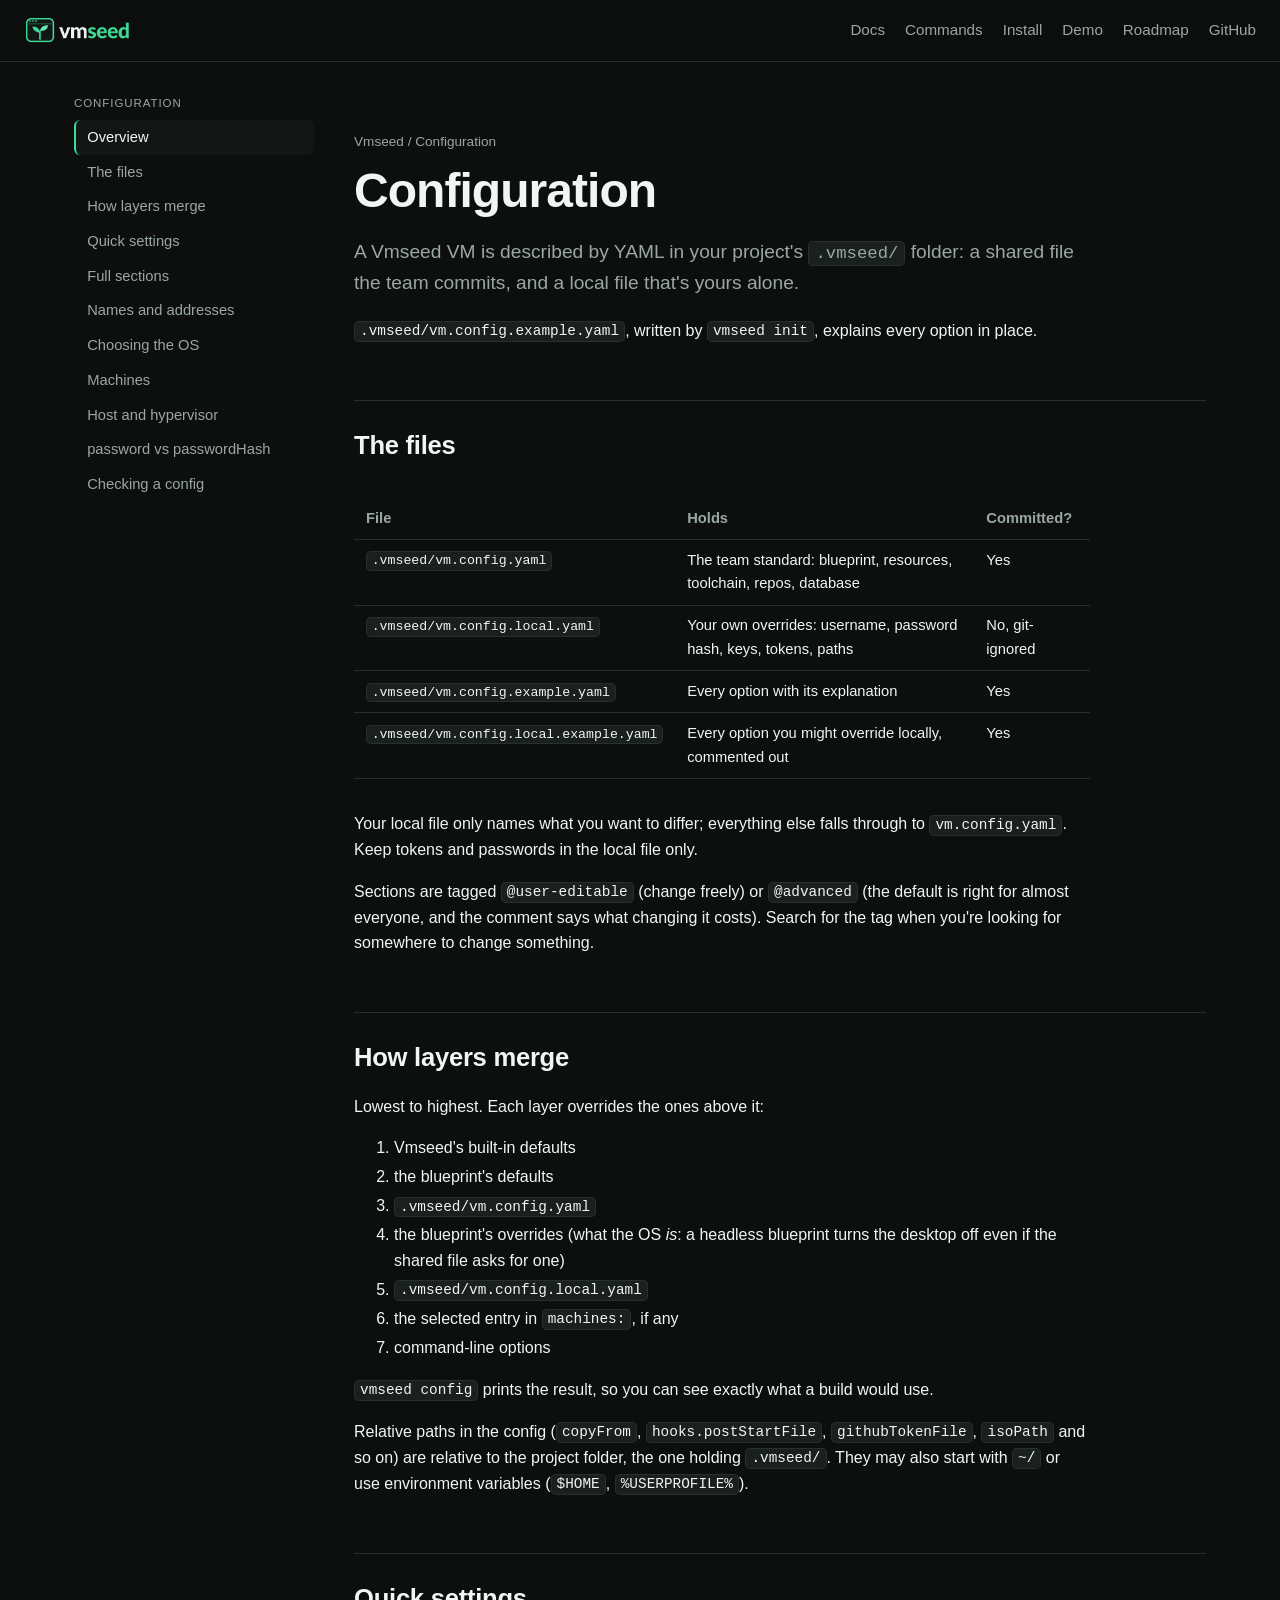
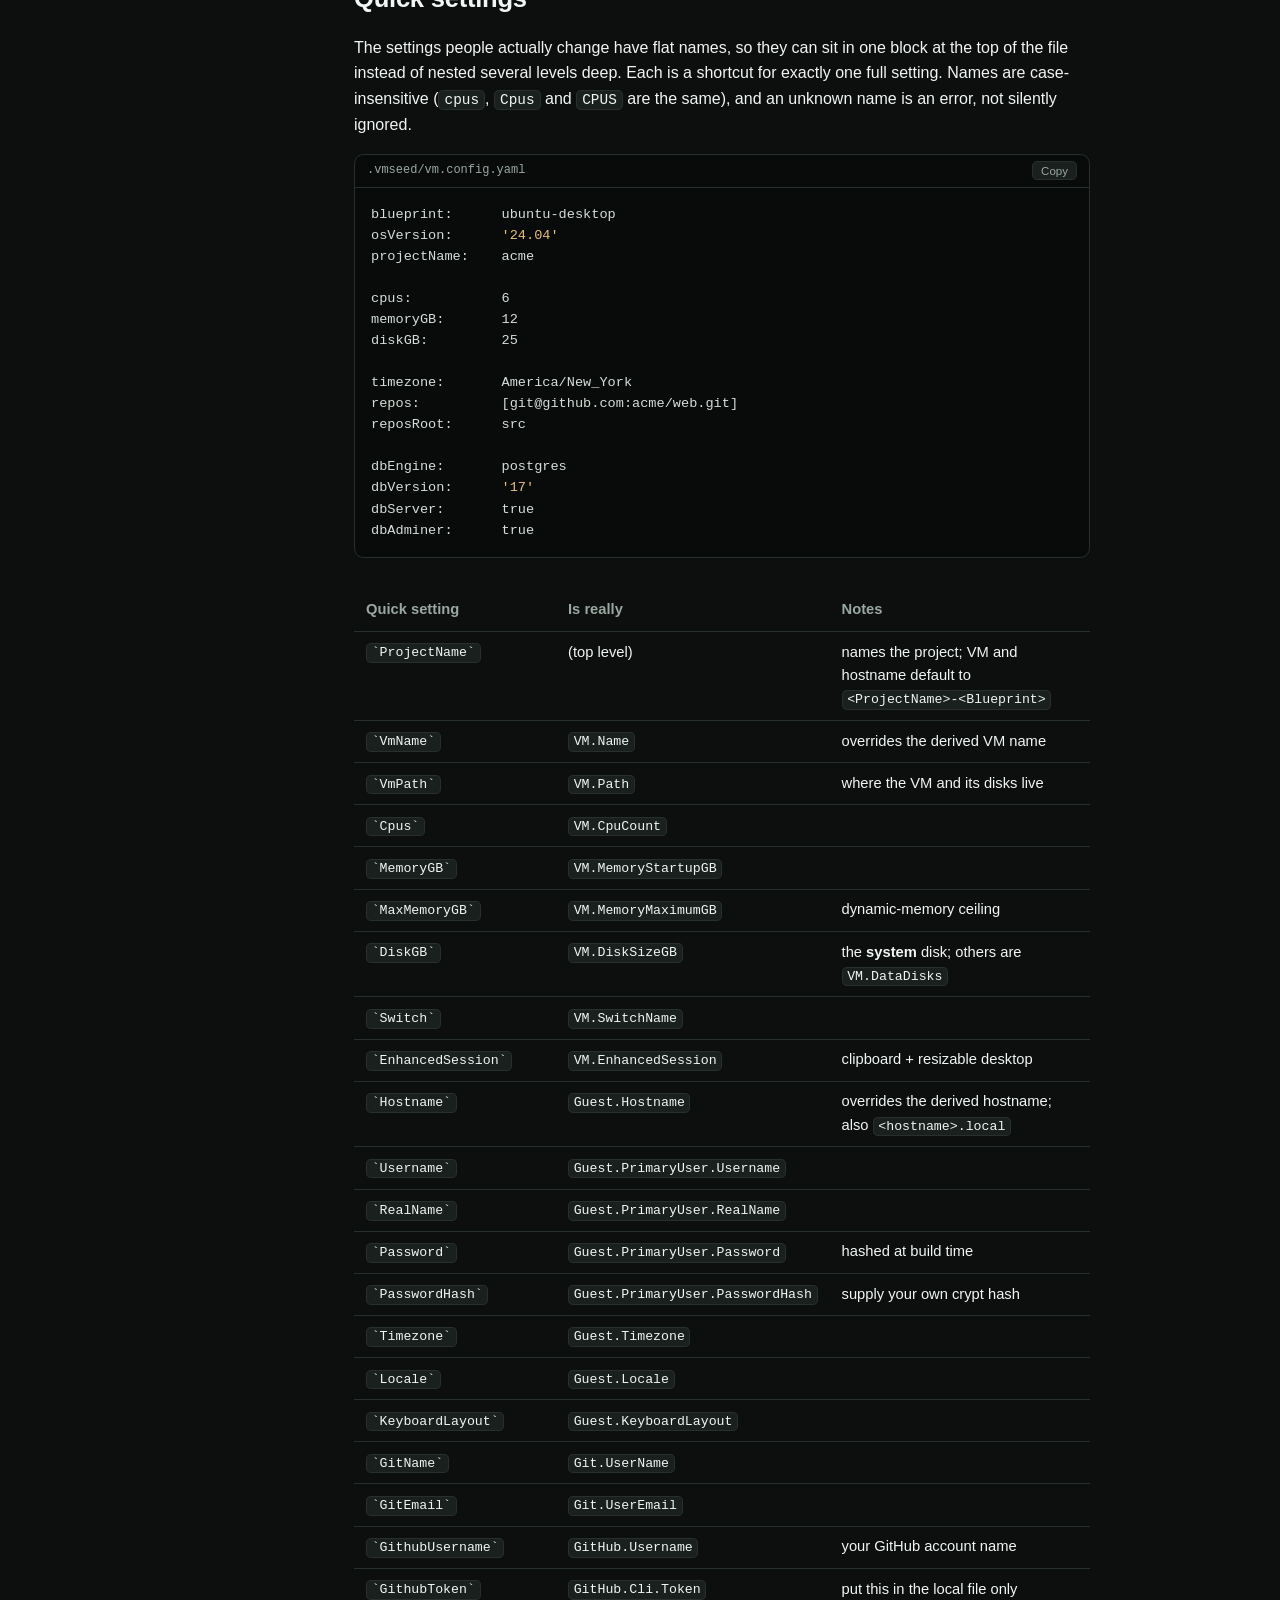
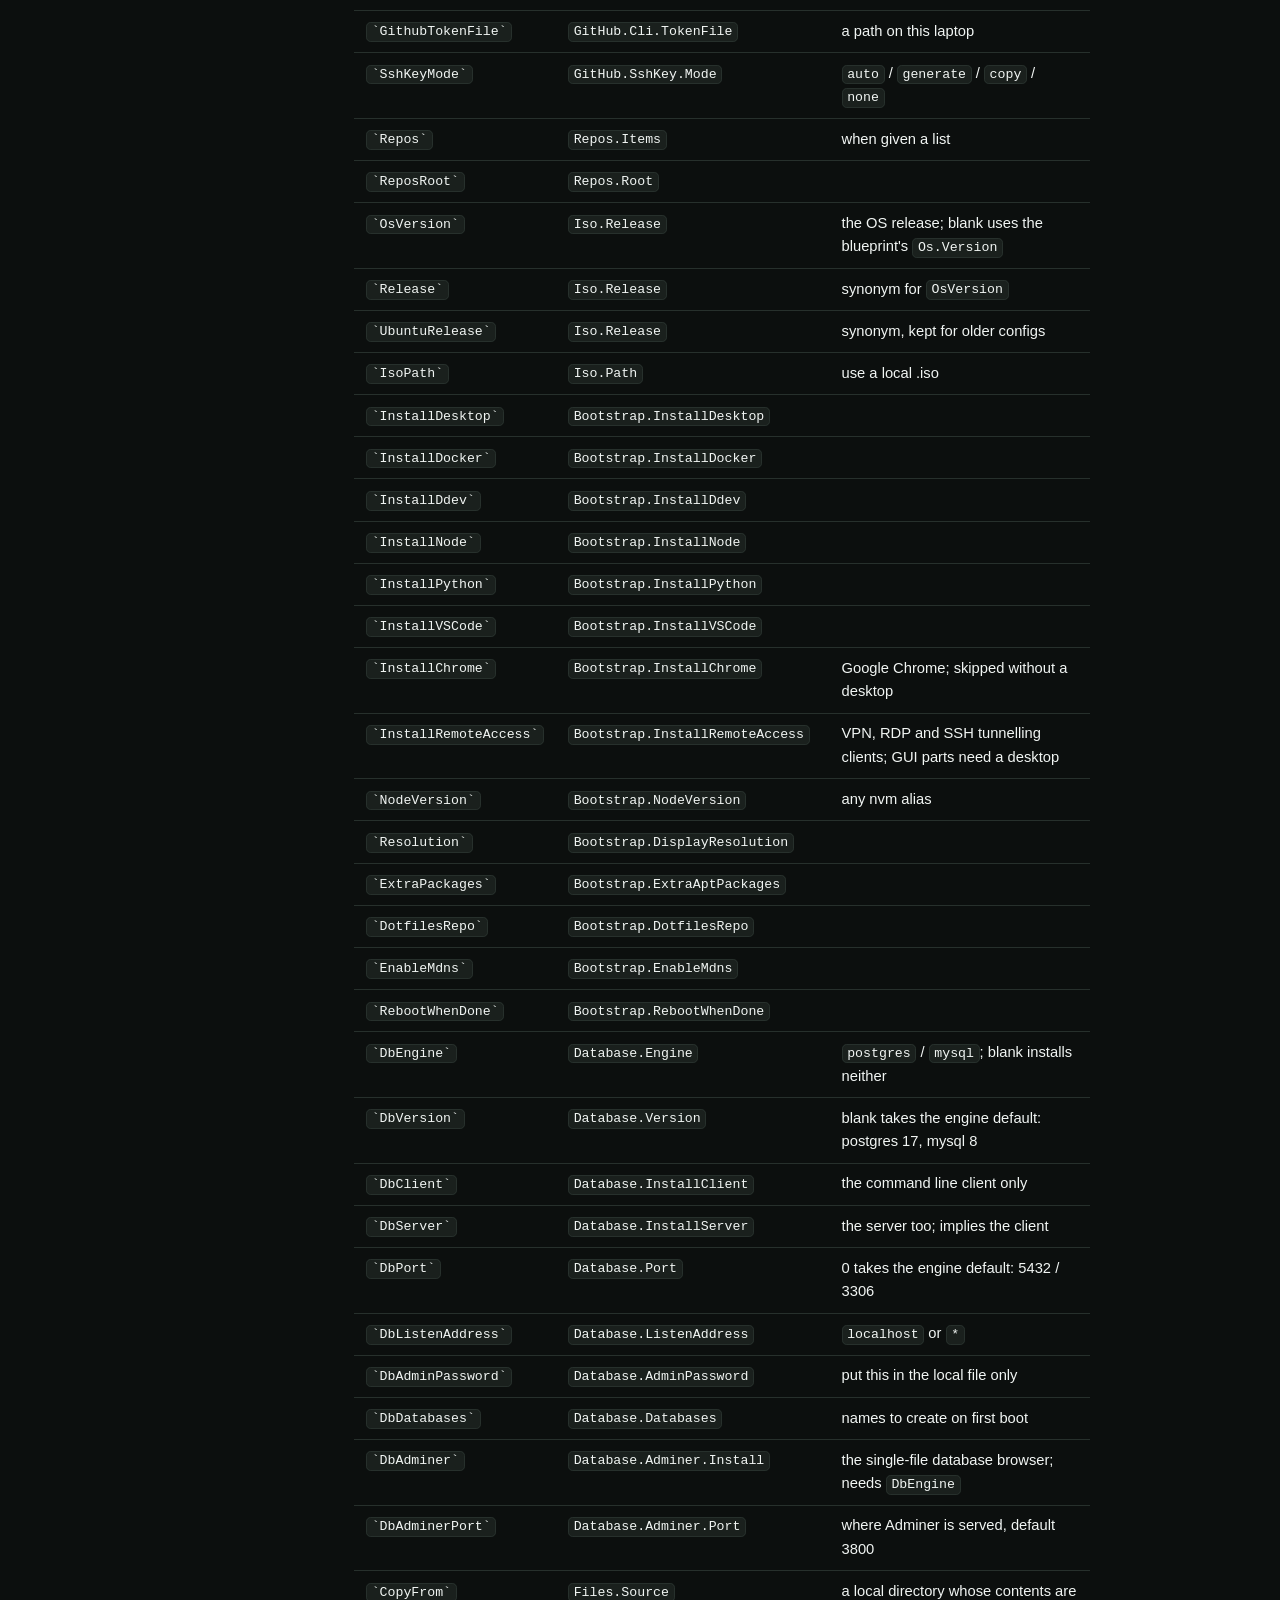
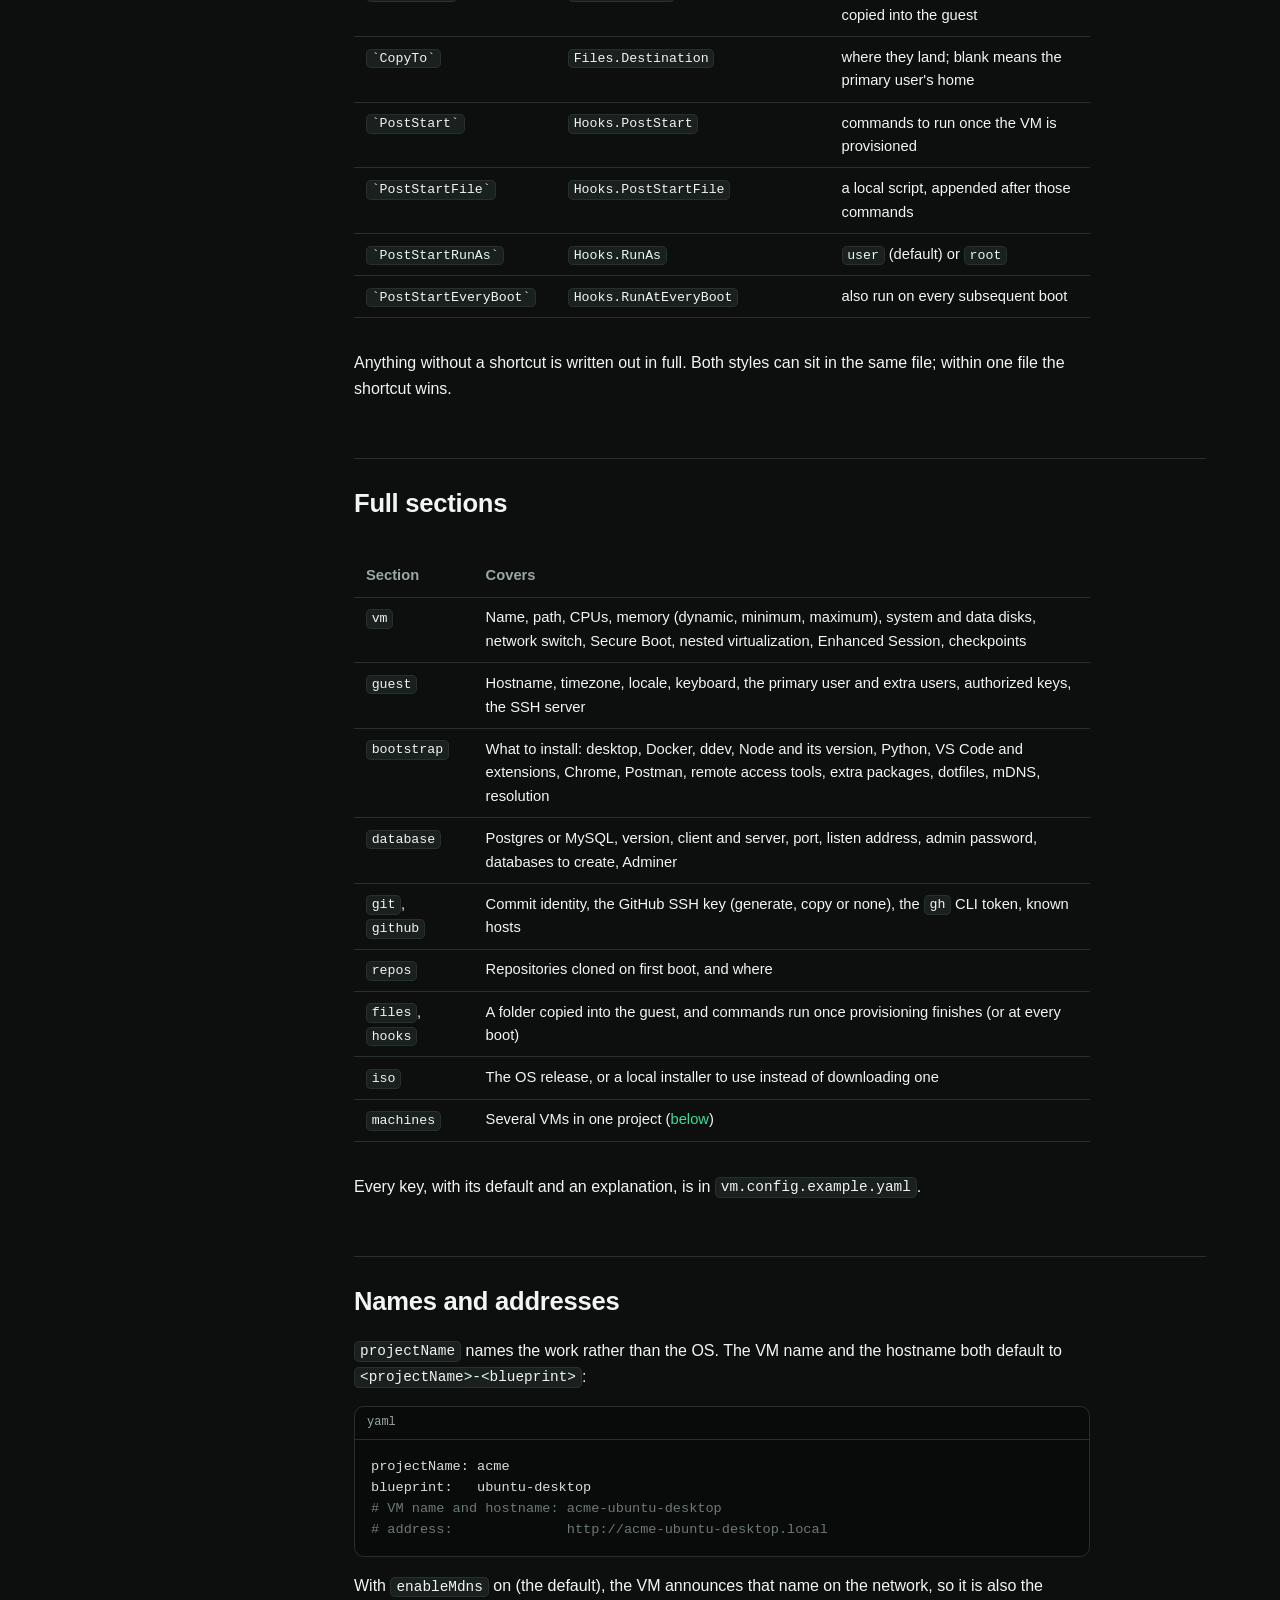
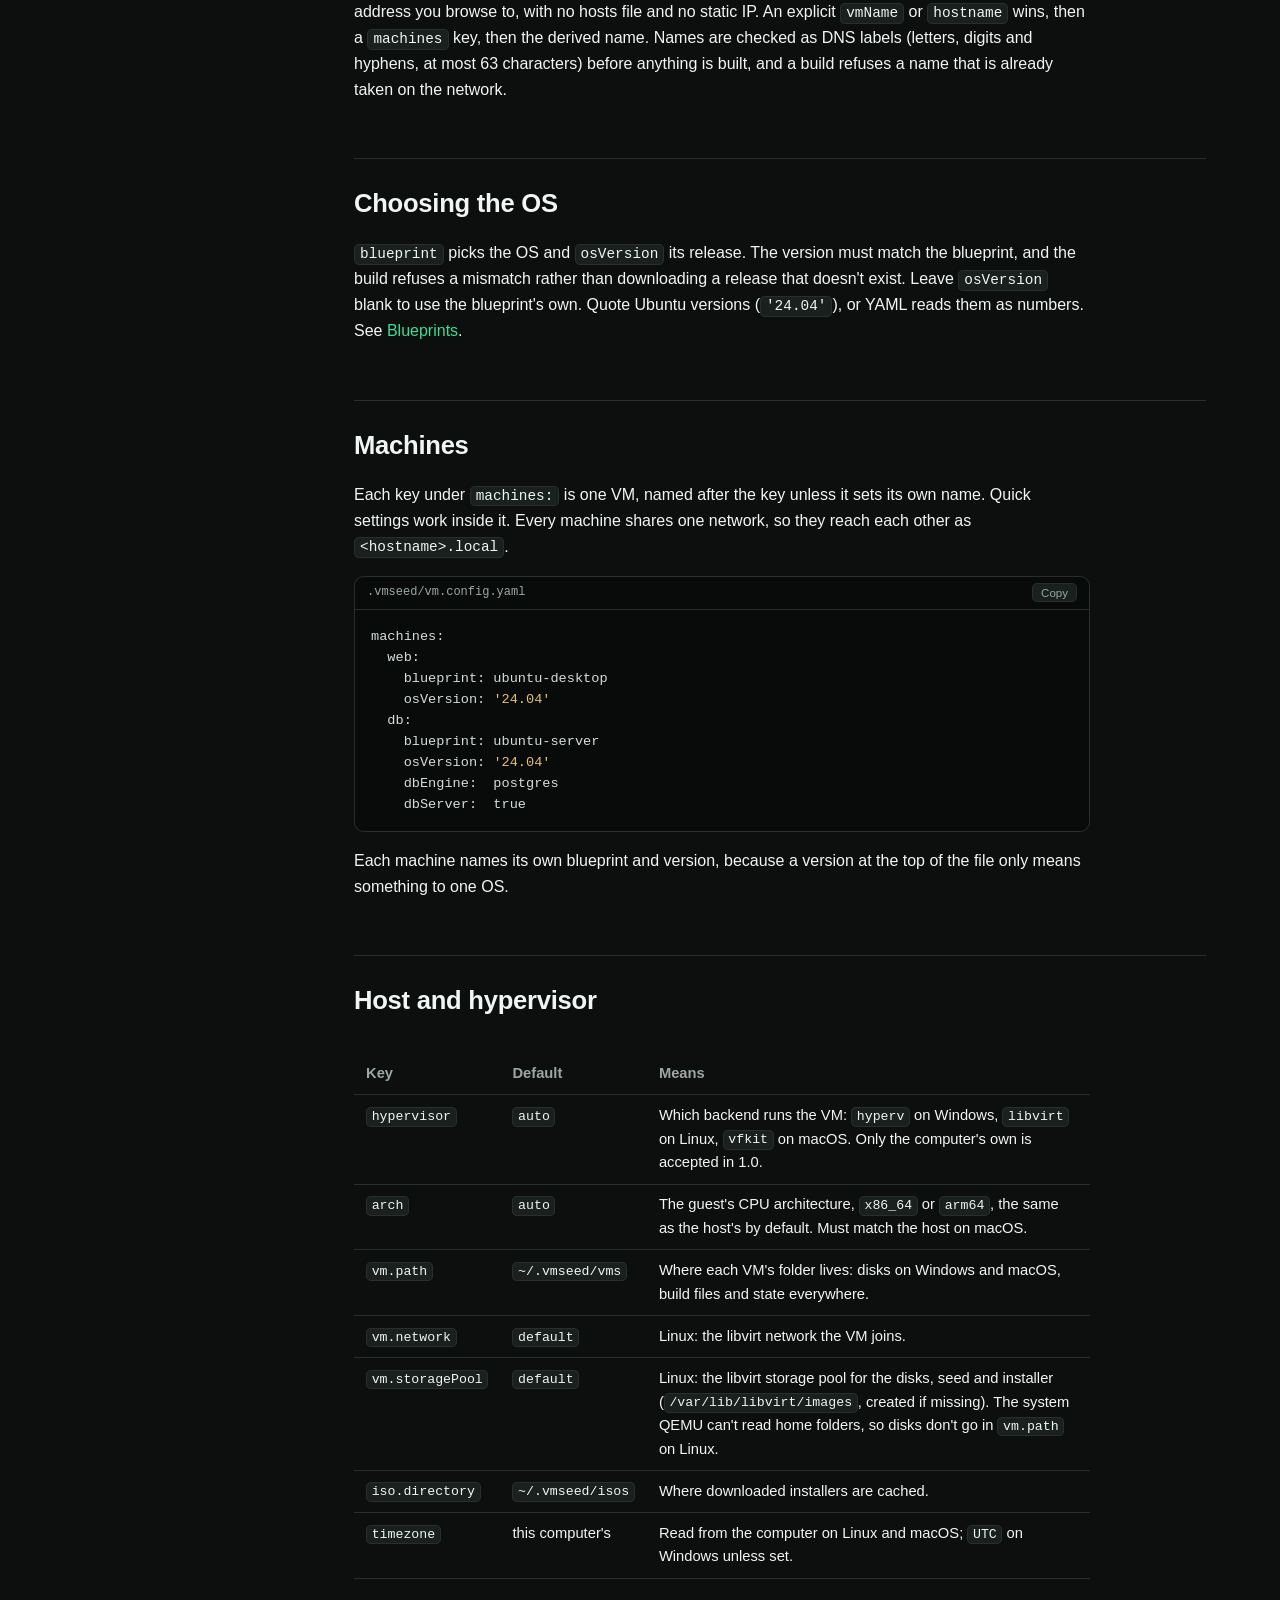
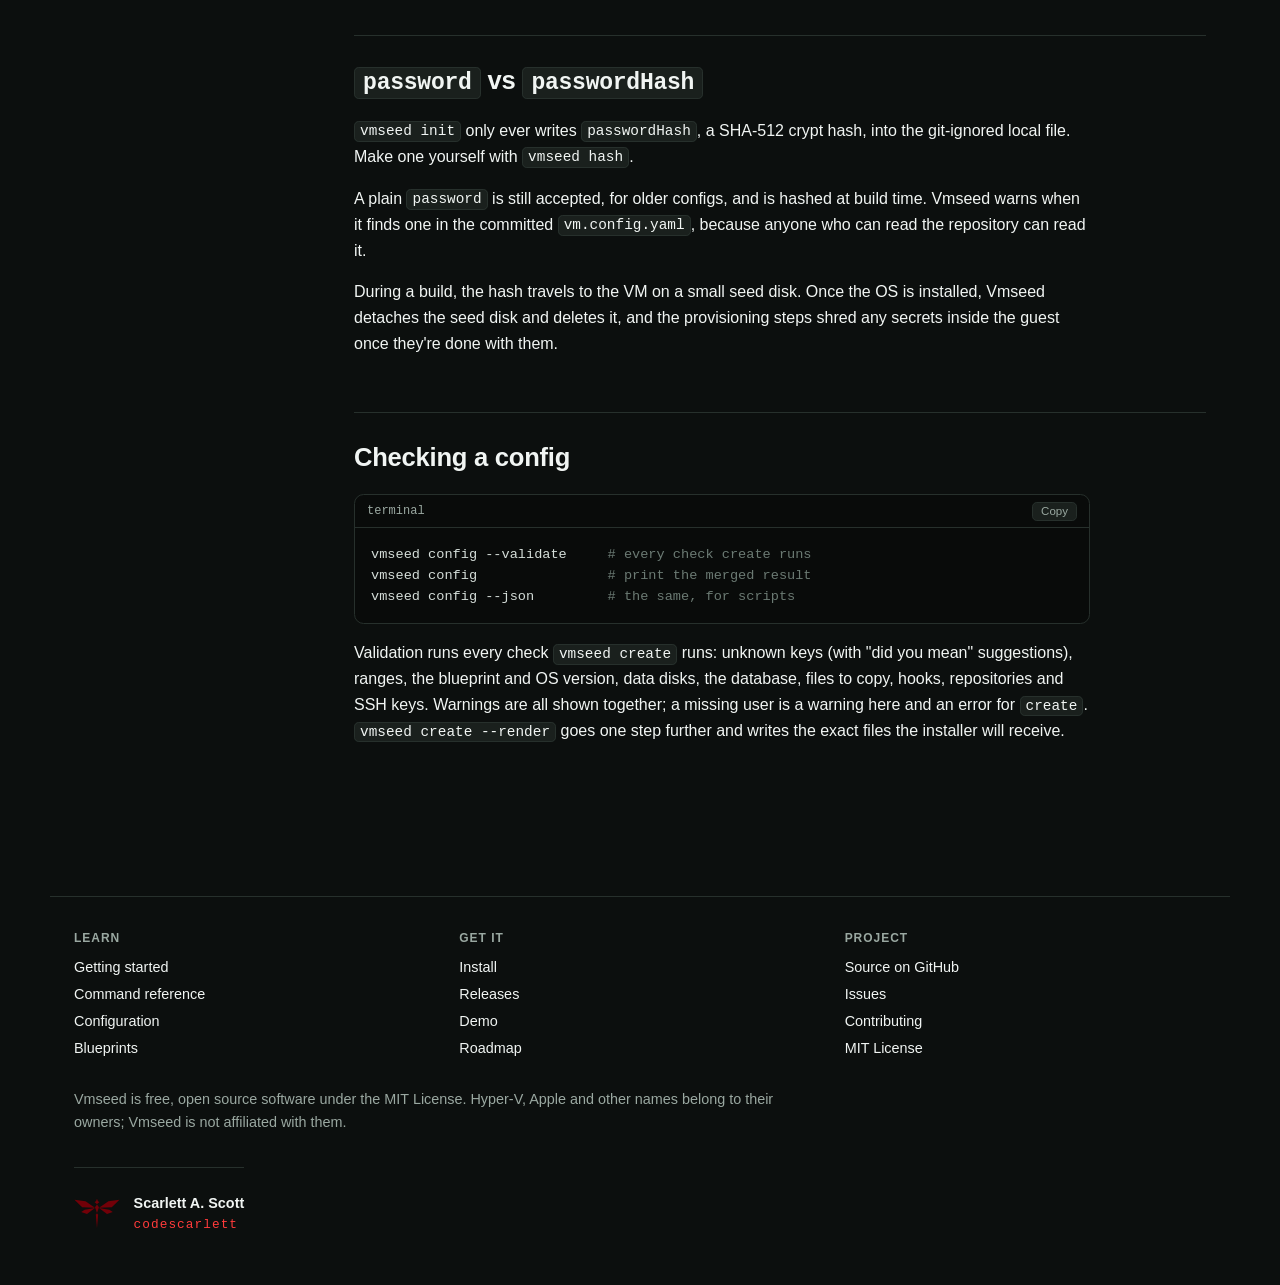
<file: site/configuration/index.html>
<!DOCTYPE html>
<!--
  Vmseed
  Licensed under the MIT License. See the LICENSE file in the project root.
  Copyright (c) 2026 Scarlett A. Scott (codescarlett)

  Contributors:
  Scarlett A. Scott (codescarlett)
-->
<html lang="en">
  <head>
    <meta charset="utf-8" />
    <meta name="viewport" content="width=device-width, initial-scale=1" />
    <title>Vmseed configuration — YAML files, layers and every setting</title>
    <meta name="description" content="Configure a Vmseed VM: the shared and local YAML files, how config layers merge, every quick setting, machines, naming and .local addresses, and passwordHash." />
    <meta name="robots" content="index, follow" />
    <meta name="author" content="Scarlett A. Scott (codescarlett)" />
    <meta name="creator" content="Scarlett A. Scott (codescarlett)" />
    <meta name="publisher" content="codescarlett" />
    <meta name="theme-color" content="#0c0f0e" />
    <link rel="author" href="https://codescarlett.com" />
    <link rel="canonical" href="https://scarlettiron.github.io/vmseed/configuration/" />

    <link rel="icon" href="../theme/logo/favicon.svg" type="image/svg+xml" />
    <link rel="icon" type="image/png" sizes="32x32" href="../theme/logo/favicon-32.png" />
    <link rel="apple-touch-icon" href="../theme/logo/apple-touch-icon.png" />

    <meta property="og:type" content="website" />
    <meta property="og:site_name" content="Vmseed" />
    <meta property="og:locale" content="en_US" />
    <meta property="og:url" content="https://scarlettiron.github.io/vmseed/configuration/" />
    <meta property="og:title" content="Vmseed configuration — YAML files, layers and every setting" />
    <meta property="og:description" content="Configure a Vmseed VM: the shared and local YAML files, how config layers merge, every quick setting, machines, naming and .local addresses, and passwordHash." />
    <meta property="og:image" content="https://scarlettiron.github.io/vmseed/theme/logo/og-image.png" />
    <meta property="og:image:width" content="1200" />
    <meta property="og:image:height" content="630" />
    <meta property="og:image:alt" content="Vmseed: reproducible dev VMs from one YAML file" />

    <meta name="twitter:card" content="summary_large_image" />
    <meta name="twitter:title" content="Vmseed configuration — YAML files, layers and every setting" />
    <meta name="twitter:description" content="Configure a Vmseed VM: the shared and local YAML files, how config layers merge, every quick setting, machines, naming and .local addresses, and passwordHash." />
    <meta name="twitter:image" content="https://scarlettiron.github.io/vmseed/theme/logo/og-image.png" />
    <meta name="twitter:image:alt" content="Vmseed: reproducible dev VMs from one YAML file" />

    <script type="application/ld+json">
      {
        "@context": "https://schema.org",
        "@type": "BreadcrumbList",
        "itemListElement": [
          {
            "@type": "ListItem",
            "position": 1,
            "name": "Vmseed",
            "item": "https://scarlettiron.github.io/vmseed/"
          },
          {
            "@type": "ListItem",
            "position": 2,
            "name": "Configuration",
            "item": "https://scarlettiron.github.io/vmseed/configuration/"
          }
        ]
      }
    </script>
    <script type="application/ld+json">
      {
        "@context": "https://schema.org",
        "@type": "TechArticle",
        "headline": "Vmseed configuration",
        "description": "Configure a Vmseed VM: the shared and local YAML files, how config layers merge, every quick setting, machines, naming and .local addresses, and passwordHash.",
        "url": "https://scarlettiron.github.io/vmseed/configuration/",
        "inLanguage": "en",
        "dateModified": "2026-10-13",
        "image": "https://scarlettiron.github.io/vmseed/theme/logo/og-image.png",
        "isPartOf": {
          "@type": "WebSite",
          "name": "Vmseed",
          "url": "https://scarlettiron.github.io/vmseed/"
        },
        "about": {
          "@type": "SoftwareApplication",
          "name": "Vmseed",
          "url": "https://scarlettiron.github.io/vmseed/"
        },
        "author": {
          "@type": "Person",
          "name": "Scarlett A. Scott",
          "alternateName": [
            "codescarlett",
            "scarlettiron"
          ],
          "url": "https://codescarlett.com",
          "sameAs": [
            "https://github.com/scarlettiron",
            "https://www.linkedin.com/in/scarlett-scott-9980a5bb"
          ]
        },
        "publisher": {
          "@type": "Person",
          "name": "Scarlett A. Scott",
          "alternateName": [
            "codescarlett",
            "scarlettiron"
          ],
          "url": "https://codescarlett.com",
          "sameAs": [
            "https://github.com/scarlettiron",
            "https://www.linkedin.com/in/scarlett-scott-9980a5bb"
          ]
        }
      }
    </script>
    <link rel="stylesheet" href="../theme/site.css" />
    <link rel="stylesheet" href="../theme/docs.css" />
  </head>
  <body>
    <a class="skip-link" href="#content">Skip to content</a>
    <header class="site">
      <a class="brand" href="../" aria-label="Vmseed home">
        <img src="../theme/logo/wordmark-header.png" alt="Vmseed" width="327" height="96" />
      </a>
      <nav class="links" aria-label="Main">
        <a href="../docs/">Docs</a>
        <a class="hide-sm" href="../commands/">Commands</a>
        <a href="../install/">Install</a>
        <a class="hide-sm" href="../demo/">Demo</a>
        <a class="hide-sm" href="../roadmap/">Roadmap</a>
        <a href="https://github.com/scarlettiron/vmseed">GitHub</a>
      </nav>
    </header>

    <div class="layout" id="content">
      <nav class="side" aria-label="On this page">
        <div class="group">Configuration</div>
        <a href="#overview">Overview</a>
        <a href="#files">The files</a>
        <a href="#layers">How layers merge</a>
        <a href="#quick">Quick settings</a>
        <a href="#sections">Full sections</a>
        <a href="#naming">Names and addresses</a>
        <a href="#os">Choosing the OS</a>
        <a href="#machines">Machines</a>
        <a href="#new-keys">Host and hypervisor</a>
        <a href="#passwords">password vs passwordHash</a>
        <a href="#validate">Checking a config</a>
      </nav>

      <main>
        <section id="overview" aria-labelledby="config-title">
          <p class="crumbs"><a href="../">Vmseed</a> / Configuration</p>
          <h1 id="config-title">Configuration</h1>
          <p class="lede">A Vmseed VM is described by YAML in your project's <code>.vmseed/</code> folder:
            a shared file the team commits, and a local file that's yours alone.</p>
          <p><code>.vmseed/vm.config.example.yaml</code>, written by <code>vmseed init</code>,
            explains every option in place.</p>
        </section>

        <section id="files" aria-labelledby="files-title">
          <h2 id="files-title">The files</h2>
          <div class="table-wrap">
            <table>
              <thead><tr><th scope="col">File</th><th scope="col">Holds</th><th scope="col">Committed?</th></tr></thead>
              <tbody>
                <tr><td><code>.vmseed/vm.config.yaml</code></td><td>The team standard: blueprint, resources, toolchain, repos, database</td><td>Yes</td></tr>
                <tr><td><code>.vmseed/vm.config.local.yaml</code></td><td>Your own overrides: username, password hash, keys, tokens, paths</td><td>No, git-ignored</td></tr>
                <tr><td><code>.vmseed/vm.config.example.yaml</code></td><td>Every option with its explanation</td><td>Yes</td></tr>
                <tr><td><code>.vmseed/vm.config.local.example.yaml</code></td><td>Every option you might override locally, commented out</td><td>Yes</td></tr>
              </tbody>
            </table>
          </div>
          <p>Your local file only names what you want to differ; everything else falls through to
            <code>vm.config.yaml</code>. Keep tokens and passwords in the local file only.</p>
          <p>Sections are tagged <code>@user-editable</code> (change freely) or <code>@advanced</code> (the
            default is right for almost everyone, and the comment says what changing it costs). Search for
            the tag when you're looking for somewhere to change something.</p>
        </section>

        <section id="layers" aria-labelledby="layers-title">
          <h2 id="layers-title">How layers merge</h2>
          <p>Lowest to highest. Each layer overrides the ones above it:</p>
          <ol>
            <li>Vmseed's built-in defaults</li>
            <li>the blueprint's defaults</li>
            <li><code>.vmseed/vm.config.yaml</code></li>
            <li>the blueprint's overrides (what the OS <em>is</em>: a headless blueprint turns the desktop off even if the shared file asks for one)</li>
            <li><code>.vmseed/vm.config.local.yaml</code></li>
            <li>the selected entry in <code>machines:</code>, if any</li>
            <li>command-line options</li>
          </ol>
          <p><code>vmseed config</code> prints the result, so you can see exactly what a build would use.</p>
          <p>Relative paths in the config (<code>copyFrom</code>, <code>hooks.postStartFile</code>,
            <code>githubTokenFile</code>, <code>isoPath</code> and so on) are relative to the project
            folder, the one holding <code>.vmseed/</code>. They may also start with <code>~/</code> or use
            environment variables (<code>$HOME</code>, <code>%USERPROFILE%</code>).</p>
        </section>

        <section id="quick" aria-labelledby="quick-title">
          <h2 id="quick-title">Quick settings</h2>
          <p>The settings people actually change have flat names, so they can sit in one block at the top
            of the file instead of nested several levels deep. Each is a shortcut for exactly one full
            setting. Names are case-insensitive (<code>cpus</code>, <code>Cpus</code> and <code>CPUS</code>
            are the same), and an unknown name is an error, not silently ignored.</p>
          <div class="code">
            <div class="bar"><span>.vmseed/vm.config.yaml</span><button class="copy" type="button">Copy</button></div>
            <pre>blueprint:      ubuntu-desktop
osVersion:      <span class="tok-s">'24.04'</span>
projectName:    acme

cpus:           6
memoryGB:       12
diskGB:         25

timezone:       America/New_York
repos:          [git@github.com:acme/web.git]
reposRoot:      src

dbEngine:       postgres
dbVersion:      <span class="tok-s">'17'</span>
dbServer:       true
dbAdminer:      true</pre>
          </div>
          <div class="table-wrap">
            <table>
              <thead><tr><th scope="col">Quick setting</th><th scope="col">Is really</th><th scope="col">Notes</th></tr></thead>
              <tbody>
                <tr><td><code>`ProjectName`</code></td><td>(top level)</td><td>names the project; VM and hostname default to <code>&lt;ProjectName&gt;-&lt;Blueprint&gt;</code></td></tr>
                <tr><td><code>`VmName`</code></td><td><code>VM.Name</code></td><td>overrides the derived VM name</td></tr>
                <tr><td><code>`VmPath`</code></td><td><code>VM.Path</code></td><td>where the VM and its disks live</td></tr>
                <tr><td><code>`Cpus`</code></td><td><code>VM.CpuCount</code></td><td></td></tr>
                <tr><td><code>`MemoryGB`</code></td><td><code>VM.MemoryStartupGB</code></td><td></td></tr>
                <tr><td><code>`MaxMemoryGB`</code></td><td><code>VM.MemoryMaximumGB</code></td><td>dynamic-memory ceiling</td></tr>
                <tr><td><code>`DiskGB`</code></td><td><code>VM.DiskSizeGB</code></td><td>the <strong>system</strong> disk; others are <code>VM.DataDisks</code></td></tr>
                <tr><td><code>`Switch`</code></td><td><code>VM.SwitchName</code></td><td></td></tr>
                <tr><td><code>`EnhancedSession`</code></td><td><code>VM.EnhancedSession</code></td><td>clipboard + resizable desktop</td></tr>
                <tr><td><code>`Hostname`</code></td><td><code>Guest.Hostname</code></td><td>overrides the derived hostname; also <code>&lt;hostname&gt;.local</code></td></tr>
                <tr><td><code>`Username`</code></td><td><code>Guest.PrimaryUser.Username</code></td><td></td></tr>
                <tr><td><code>`RealName`</code></td><td><code>Guest.PrimaryUser.RealName</code></td><td></td></tr>
                <tr><td><code>`Password`</code></td><td><code>Guest.PrimaryUser.Password</code></td><td>hashed at build time</td></tr>
                <tr><td><code>`PasswordHash`</code></td><td><code>Guest.PrimaryUser.PasswordHash</code></td><td>supply your own crypt hash</td></tr>
                <tr><td><code>`Timezone`</code></td><td><code>Guest.Timezone</code></td><td></td></tr>
                <tr><td><code>`Locale`</code></td><td><code>Guest.Locale</code></td><td></td></tr>
                <tr><td><code>`KeyboardLayout`</code></td><td><code>Guest.KeyboardLayout</code></td><td></td></tr>
                <tr><td><code>`GitName`</code></td><td><code>Git.UserName</code></td><td></td></tr>
                <tr><td><code>`GitEmail`</code></td><td><code>Git.UserEmail</code></td><td></td></tr>
                <tr><td><code>`GithubUsername`</code></td><td><code>GitHub.Username</code></td><td>your GitHub account name</td></tr>
                <tr><td><code>`GithubToken`</code></td><td><code>GitHub.Cli.Token</code></td><td>put this in the local file only</td></tr>
                <tr><td><code>`GithubTokenFile`</code></td><td><code>GitHub.Cli.TokenFile</code></td><td>a path on this laptop</td></tr>
                <tr><td><code>`SshKeyMode`</code></td><td><code>GitHub.SshKey.Mode</code></td><td><code>auto</code> / <code>generate</code> / <code>copy</code> / <code>none</code></td></tr>
                <tr><td><code>`Repos`</code></td><td><code>Repos.Items</code></td><td>when given a list</td></tr>
                <tr><td><code>`ReposRoot`</code></td><td><code>Repos.Root</code></td><td></td></tr>
                <tr><td><code>`OsVersion`</code></td><td><code>Iso.Release</code></td><td>the OS release; blank uses the blueprint's <code>Os.Version</code></td></tr>
                <tr><td><code>`Release`</code></td><td><code>Iso.Release</code></td><td>synonym for <code>OsVersion</code></td></tr>
                <tr><td><code>`UbuntuRelease`</code></td><td><code>Iso.Release</code></td><td>synonym, kept for older configs</td></tr>
                <tr><td><code>`IsoPath`</code></td><td><code>Iso.Path</code></td><td>use a local .iso</td></tr>
                <tr><td><code>`InstallDesktop`</code></td><td><code>Bootstrap.InstallDesktop</code></td><td></td></tr>
                <tr><td><code>`InstallDocker`</code></td><td><code>Bootstrap.InstallDocker</code></td><td></td></tr>
                <tr><td><code>`InstallDdev`</code></td><td><code>Bootstrap.InstallDdev</code></td><td></td></tr>
                <tr><td><code>`InstallNode`</code></td><td><code>Bootstrap.InstallNode</code></td><td></td></tr>
                <tr><td><code>`InstallPython`</code></td><td><code>Bootstrap.InstallPython</code></td><td></td></tr>
                <tr><td><code>`InstallVSCode`</code></td><td><code>Bootstrap.InstallVSCode</code></td><td></td></tr>
                <tr><td><code>`InstallChrome`</code></td><td><code>Bootstrap.InstallChrome</code></td><td>Google Chrome; skipped without a desktop</td></tr>
                <tr><td><code>`InstallRemoteAccess`</code></td><td><code>Bootstrap.InstallRemoteAccess</code></td><td>VPN, RDP and SSH tunnelling clients; GUI parts need a desktop</td></tr>
                <tr><td><code>`NodeVersion`</code></td><td><code>Bootstrap.NodeVersion</code></td><td>any nvm alias</td></tr>
                <tr><td><code>`Resolution`</code></td><td><code>Bootstrap.DisplayResolution</code></td><td></td></tr>
                <tr><td><code>`ExtraPackages`</code></td><td><code>Bootstrap.ExtraAptPackages</code></td><td></td></tr>
                <tr><td><code>`DotfilesRepo`</code></td><td><code>Bootstrap.DotfilesRepo</code></td><td></td></tr>
                <tr><td><code>`EnableMdns`</code></td><td><code>Bootstrap.EnableMdns</code></td><td></td></tr>
                <tr><td><code>`RebootWhenDone`</code></td><td><code>Bootstrap.RebootWhenDone</code></td><td></td></tr>
                <tr><td><code>`DbEngine`</code></td><td><code>Database.Engine</code></td><td><code>postgres</code> / <code>mysql</code>; blank installs neither</td></tr>
                <tr><td><code>`DbVersion`</code></td><td><code>Database.Version</code></td><td>blank takes the engine default: postgres 17, mysql 8</td></tr>
                <tr><td><code>`DbClient`</code></td><td><code>Database.InstallClient</code></td><td>the command line client only</td></tr>
                <tr><td><code>`DbServer`</code></td><td><code>Database.InstallServer</code></td><td>the server too; implies the client</td></tr>
                <tr><td><code>`DbPort`</code></td><td><code>Database.Port</code></td><td>0 takes the engine default: 5432 / 3306</td></tr>
                <tr><td><code>`DbListenAddress`</code></td><td><code>Database.ListenAddress</code></td><td><code>localhost</code> or <code>*</code></td></tr>
                <tr><td><code>`DbAdminPassword`</code></td><td><code>Database.AdminPassword</code></td><td>put this in the local file only</td></tr>
                <tr><td><code>`DbDatabases`</code></td><td><code>Database.Databases</code></td><td>names to create on first boot</td></tr>
                <tr><td><code>`DbAdminer`</code></td><td><code>Database.Adminer.Install</code></td><td>the single-file database browser; needs <code>DbEngine</code></td></tr>
                <tr><td><code>`DbAdminerPort`</code></td><td><code>Database.Adminer.Port</code></td><td>where Adminer is served, default 3800</td></tr>
                <tr><td><code>`CopyFrom`</code></td><td><code>Files.Source</code></td><td>a local directory whose contents are copied into the guest</td></tr>
                <tr><td><code>`CopyTo`</code></td><td><code>Files.Destination</code></td><td>where they land; blank means the primary user's home</td></tr>
                <tr><td><code>`PostStart`</code></td><td><code>Hooks.PostStart</code></td><td>commands to run once the VM is provisioned</td></tr>
                <tr><td><code>`PostStartFile`</code></td><td><code>Hooks.PostStartFile</code></td><td>a local script, appended after those commands</td></tr>
                <tr><td><code>`PostStartRunAs`</code></td><td><code>Hooks.RunAs</code></td><td><code>user</code> (default) or <code>root</code></td></tr>
                <tr><td><code>`PostStartEveryBoot`</code></td><td><code>Hooks.RunAtEveryBoot</code></td><td>also run on every subsequent boot</td></tr>
              </tbody>
            </table>
          </div>
          <p>Anything without a shortcut is written out in full. Both styles can sit in the same file; within
            one file the shortcut wins.</p>
        </section>

        <section id="sections" aria-labelledby="sections-title">
          <h2 id="sections-title">Full sections</h2>
          <div class="table-wrap">
            <table>
              <thead><tr><th scope="col">Section</th><th scope="col">Covers</th></tr></thead>
              <tbody>
                <tr><td><code>vm</code></td><td>Name, path, CPUs, memory (dynamic, minimum, maximum), system and data disks, network switch, Secure Boot, nested virtualization, Enhanced Session, checkpoints</td></tr>
                <tr><td><code>guest</code></td><td>Hostname, timezone, locale, keyboard, the primary user and extra users, authorized keys, the SSH server</td></tr>
                <tr><td><code>bootstrap</code></td><td>What to install: desktop, Docker, ddev, Node and its version, Python, VS Code and extensions, Chrome, Postman, remote access tools, extra packages, dotfiles, mDNS, resolution</td></tr>
                <tr><td><code>database</code></td><td>Postgres or MySQL, version, client and server, port, listen address, admin password, databases to create, Adminer</td></tr>
                <tr><td><code>git</code>, <code>github</code></td><td>Commit identity, the GitHub SSH key (generate, copy or none), the <code>gh</code> CLI token, known hosts</td></tr>
                <tr><td><code>repos</code></td><td>Repositories cloned on first boot, and where</td></tr>
                <tr><td><code>files</code>, <code>hooks</code></td><td>A folder copied into the guest, and commands run once provisioning finishes (or at every boot)</td></tr>
                <tr><td><code>iso</code></td><td>The OS release, or a local installer to use instead of downloading one</td></tr>
                <tr><td><code>machines</code></td><td>Several VMs in one project (<a href="#machines">below</a>)</td></tr>
              </tbody>
            </table>
          </div>
          <p>Every key, with its default and an explanation, is in <code>vm.config.example.yaml</code>.</p>
        </section>

        <section id="naming" aria-labelledby="naming-title">
          <h2 id="naming-title">Names and addresses</h2>
          <p><code>projectName</code> names the work rather than the OS. The VM name and the hostname both
            default to <code>&lt;projectName&gt;-&lt;blueprint&gt;</code>:</p>
          <div class="code">
            <div class="bar"><span>yaml</span></div>
            <pre>projectName: acme
blueprint:   ubuntu-desktop
<span class="tok-c"># VM name and hostname: acme-ubuntu-desktop</span>
<span class="tok-c"># address:              http://acme-ubuntu-desktop.local</span></pre>
          </div>
          <p>With <code>enableMdns</code> on (the default), the VM announces that name on the network, so it
            is also the address you browse to, with no hosts file and no static IP. An explicit
            <code>vmName</code> or <code>hostname</code> wins, then a <code>machines</code> key, then the
            derived name. Names are checked as DNS labels (letters, digits and hyphens, at most 63
            characters) before anything is built, and a build refuses a name that is already taken on the
            network.</p>
        </section>

        <section id="os" aria-labelledby="os-title">
          <h2 id="os-title">Choosing the OS</h2>
          <p><code>blueprint</code> picks the OS and <code>osVersion</code> its release. The version must
            match the blueprint, and the build refuses a mismatch rather than downloading a release that
            doesn't exist. Leave <code>osVersion</code> blank to use the blueprint's own. Quote Ubuntu
            versions (<code>'24.04'</code>), or YAML reads them as numbers. See
            <a href="../blueprints/">Blueprints</a>.</p>
        </section>

        <section id="machines" aria-labelledby="machines-title">
          <h2 id="machines-title">Machines</h2>
          <p>Each key under <code>machines:</code> is one VM, named after the key unless it sets its own name.
            Quick settings work inside it. Every machine shares one network, so they reach each other as
            <code>&lt;hostname&gt;.local</code>.</p>
          <div class="code">
            <div class="bar"><span>.vmseed/vm.config.yaml</span><button class="copy" type="button">Copy</button></div>
            <pre>machines:
  web:
    blueprint: ubuntu-desktop
    osVersion: <span class="tok-s">'24.04'</span>
  db:
    blueprint: ubuntu-server
    osVersion: <span class="tok-s">'24.04'</span>
    dbEngine:  postgres
    dbServer:  true</pre>
          </div>
          <p>Each machine names its own blueprint and version, because a version at the top of the file only
            means something to one OS.</p>
        </section>

        <section id="new-keys" aria-labelledby="new-title">
          <h2 id="new-title">Host and hypervisor</h2>
          <div class="table-wrap">
            <table>
              <thead><tr><th scope="col">Key</th><th scope="col">Default</th><th scope="col">Means</th></tr></thead>
              <tbody>
                <tr><td><code>hypervisor</code></td><td><code>auto</code></td><td>Which backend runs the VM: <code>hyperv</code> on Windows, <code>libvirt</code> on Linux, <code>vfkit</code> on macOS. Only the computer's own is accepted in 1.0.</td></tr>
                <tr><td><code>arch</code></td><td><code>auto</code></td><td>The guest's CPU architecture, <code>x86_64</code> or <code>arm64</code>, the same as the host's by default. Must match the host on macOS.</td></tr>
                <tr><td><code>vm.path</code></td><td><code>~/.vmseed/vms</code></td><td>Where each VM's folder lives: disks on Windows and macOS, build files and state everywhere.</td></tr>
                <tr><td><code>vm.network</code></td><td><code>default</code></td><td>Linux: the libvirt network the VM joins.</td></tr>
                <tr><td><code>vm.storagePool</code></td><td><code>default</code></td><td>Linux: the libvirt storage pool for the disks, seed and installer (<code>/var/lib/libvirt/images</code>, created if missing). The system QEMU can't read home folders, so disks don't go in <code>vm.path</code> on Linux.</td></tr>
                <tr><td><code>iso.directory</code></td><td><code>~/.vmseed/isos</code></td><td>Where downloaded installers are cached.</td></tr>
                <tr><td><code>timezone</code></td><td>this computer's</td><td>Read from the computer on Linux and macOS; <code>UTC</code> on Windows unless set.</td></tr>
              </tbody>
            </table>
          </div>
        </section>

        <section id="passwords" aria-labelledby="passwords-title">
          <h2 id="passwords-title"><code>password</code> vs <code>passwordHash</code></h2>
          <p><code>vmseed init</code> only ever writes <code>passwordHash</code>, a SHA-512 crypt hash, into
            the git-ignored local file. Make one yourself with <code>vmseed hash</code>.</p>
          <p>A plain <code>password</code> is still accepted, for older configs, and is hashed at build time.
            Vmseed warns when it finds one in the committed <code>vm.config.yaml</code>, because anyone who
            can read the repository can read it.</p>
          <p>During a build, the hash travels to the VM on a small seed disk. Once the OS is installed,
            Vmseed detaches the seed disk and deletes it, and the provisioning steps shred any secrets
            inside the guest once they're done with them.</p>
        </section>

        <section id="validate" aria-labelledby="validate-title">
          <h2 id="validate-title">Checking a config</h2>
          <div class="code">
            <div class="bar"><span>terminal</span><button class="copy" type="button">Copy</button></div>
            <pre>vmseed config --validate     <span class="tok-c"># every check create runs</span>
vmseed config                <span class="tok-c"># print the merged result</span>
vmseed config --json         <span class="tok-c"># the same, for scripts</span></pre>
          </div>
          <p>Validation runs every check <code>vmseed create</code> runs: unknown keys (with "did you mean"
            suggestions), ranges, the blueprint and OS version, data disks, the database, files to copy,
            hooks, repositories and SSH keys. Warnings are all shown together; a missing user is a
            warning here and an error for <code>create</code>. <code>vmseed create --render</code> goes one
            step further and writes the exact files the installer will receive.</p>
        </section>
      </main>
    </div>

    <footer>
      <div class="sitelinks">
        <div>
          <h2>Learn</h2>
          <ul>
            <li><a href="../docs/">Getting started</a></li>
            <li><a href="../commands/">Command reference</a></li>
            <li><a href="../configuration/">Configuration</a></li>
            <li><a href="../blueprints/">Blueprints</a></li>
          </ul>
        </div>
        <div>
          <h2>Get it</h2>
          <ul>
            <li><a href="../install/">Install</a></li>
            <li><a href="https://github.com/scarlettiron/vmseed/releases">Releases</a></li>
            <li><a href="../demo/">Demo</a></li>
            <li><a href="../roadmap/">Roadmap</a></li>
          </ul>
        </div>
        <div>
          <h2>Project</h2>
          <ul>
            <li><a href="https://github.com/scarlettiron/vmseed">Source on GitHub</a></li>
            <li><a href="https://github.com/scarlettiron/vmseed/issues">Issues</a></li>
            <li><a href="https://github.com/scarlettiron/vmseed/blob/main/CONTRIBUTING.md">Contributing</a></li>
            <li><a href="https://github.com/scarlettiron/vmseed/blob/main/LICENSE">MIT License</a></li>
          </ul>
        </div>
      </div>
      <p>Vmseed is free, open source software under the MIT License. Hyper-V, Apple and other names
        belong to their owners; Vmseed is not affiliated with them.</p>
      <!--Author signature, always the last thing on the page.-->
      <a class="made-by" href="https://codescarlett.com" rel="author">
        <img src="../theme/logo/codescarlett-dragonfly.svg" alt="" width="46" height="31" />
        <span><strong>Scarlett A. Scott</strong><span class="handle">codescarlett</span></span>
      </a>
    </footer>
    <script src="../theme/site.js"></script>
  </body>
</html>
</file>
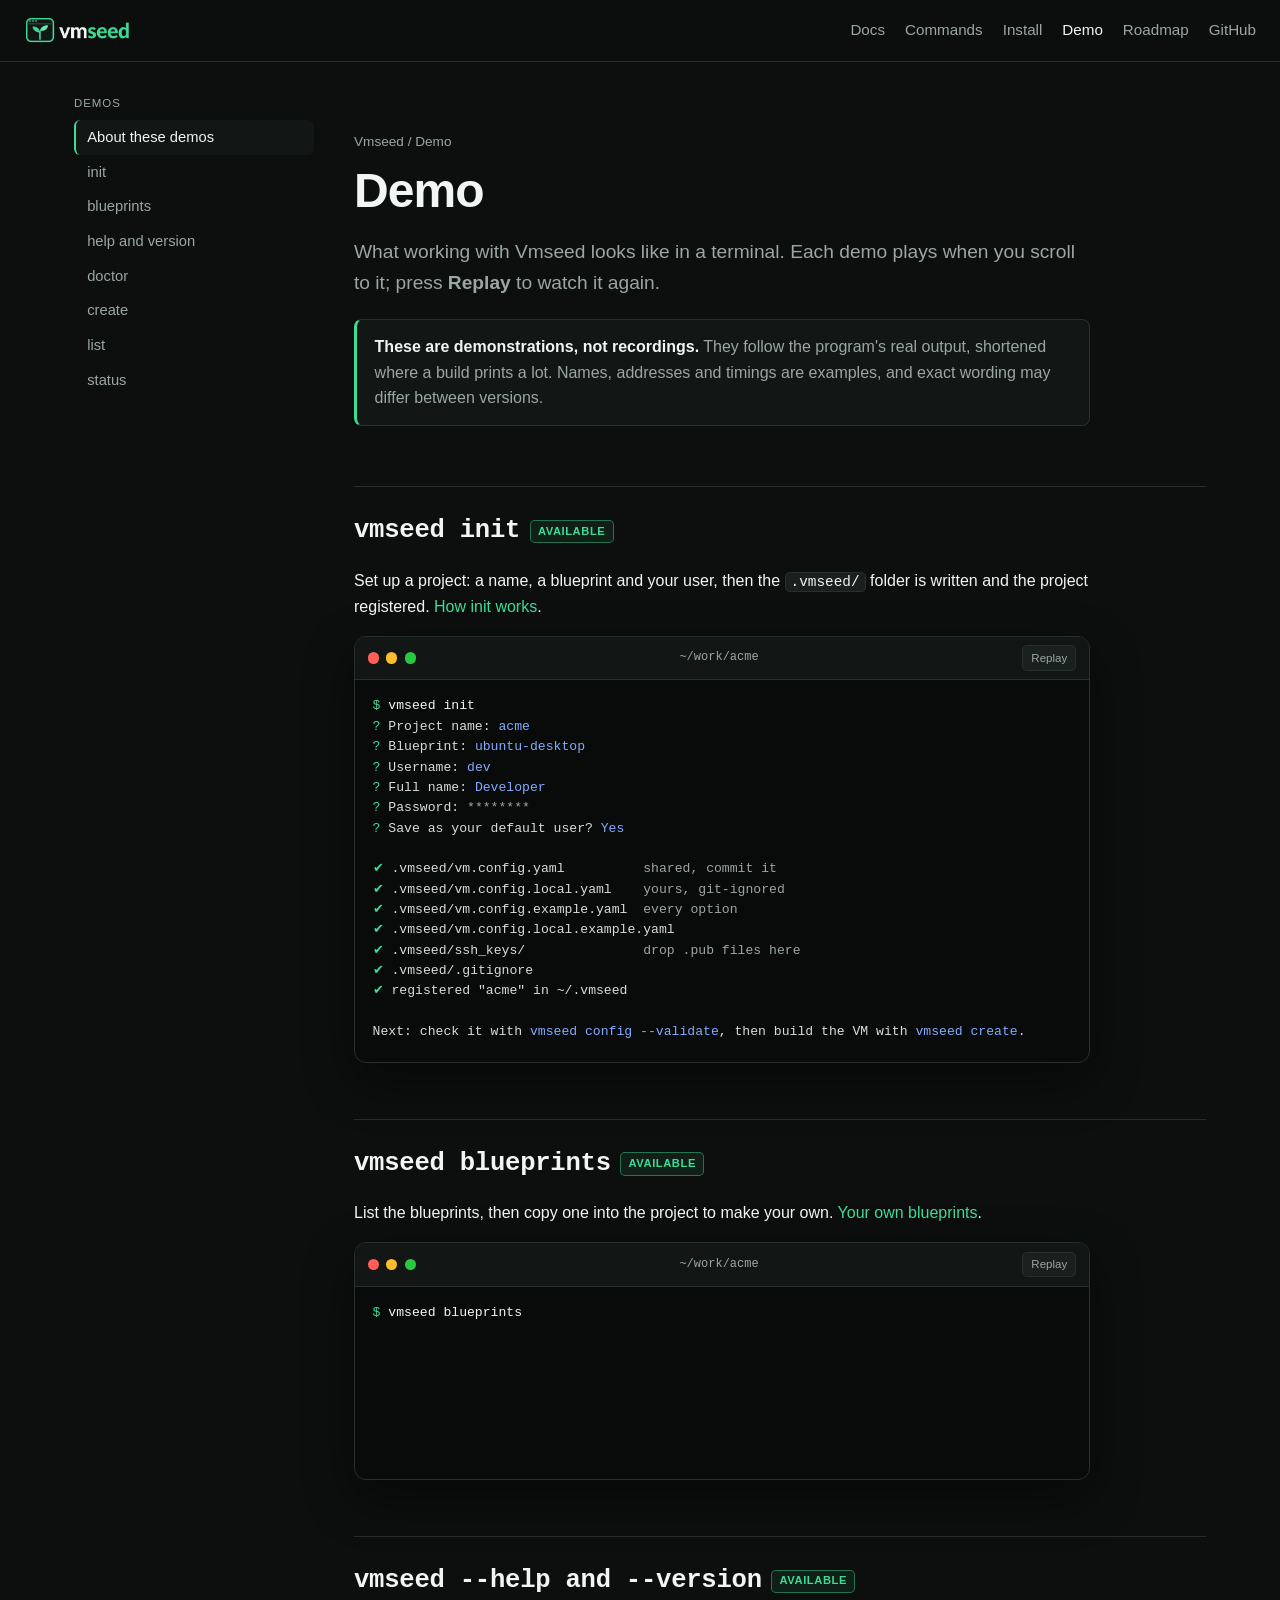
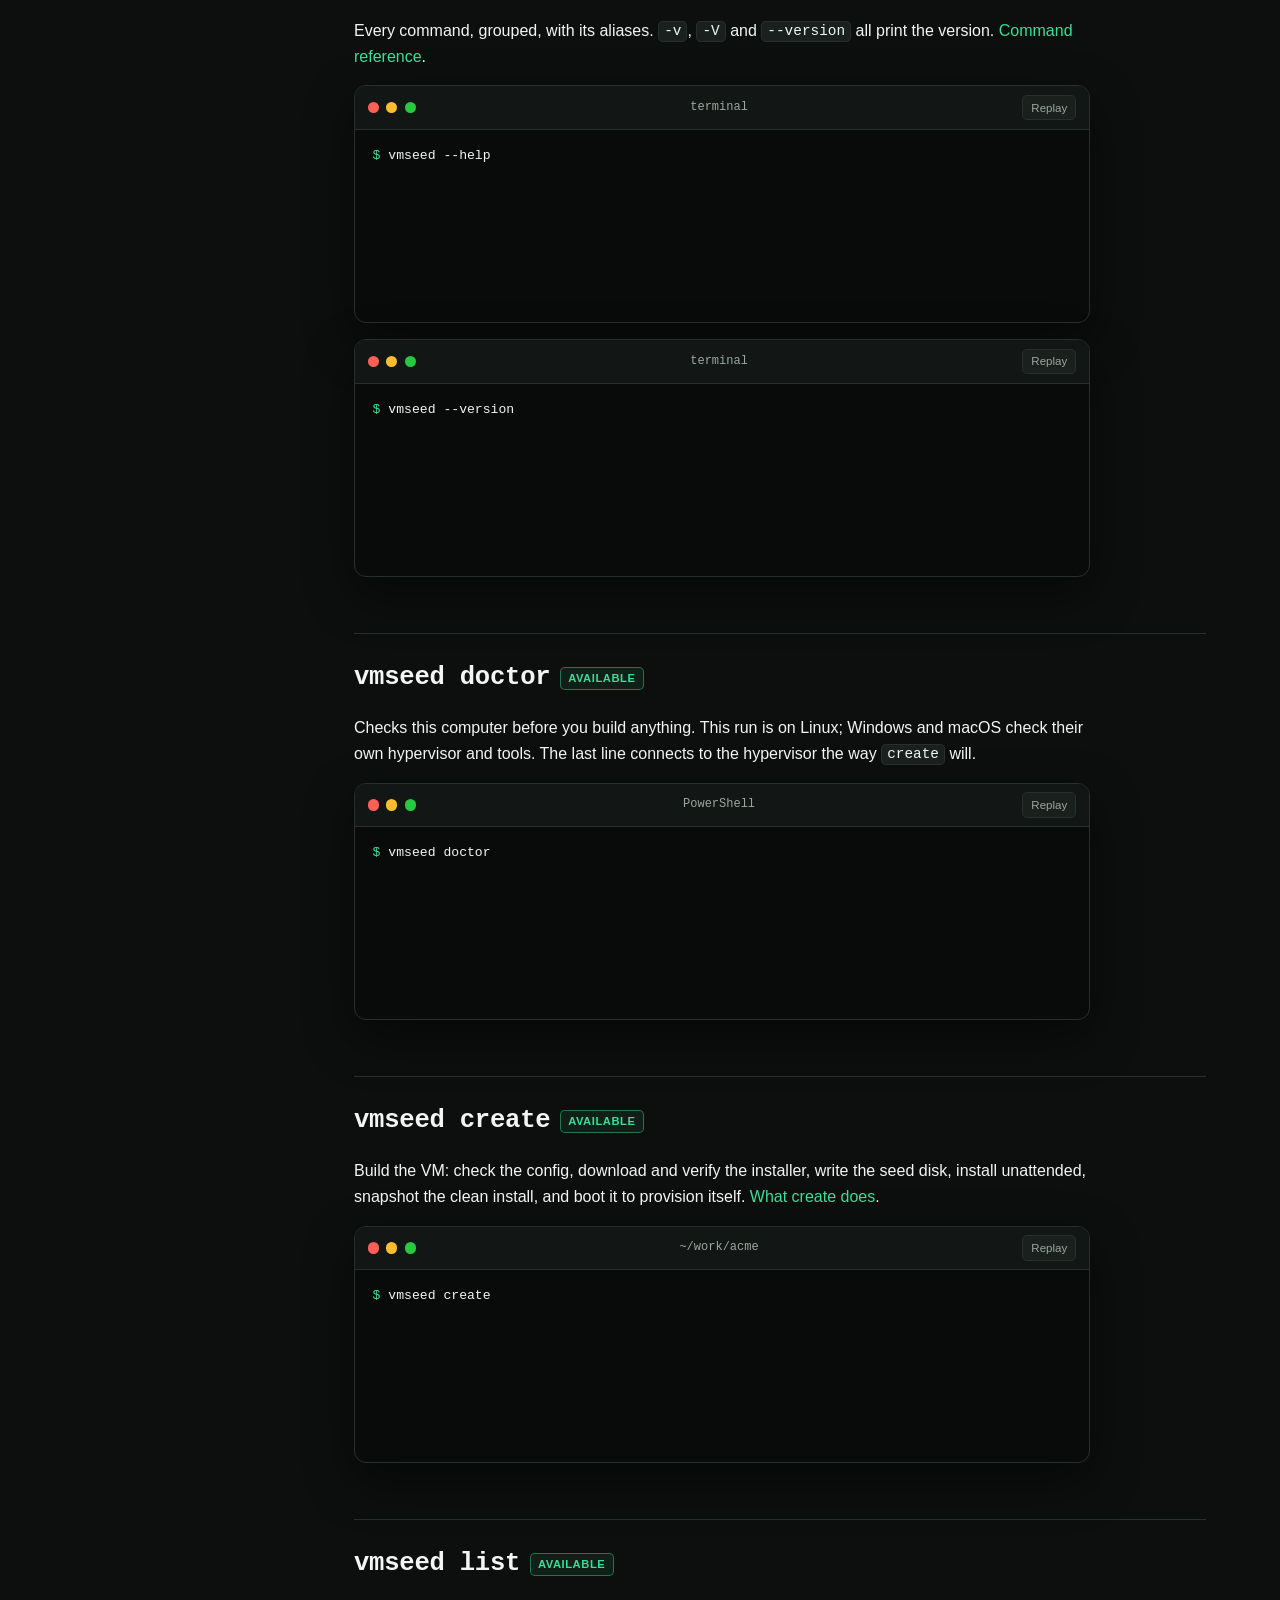
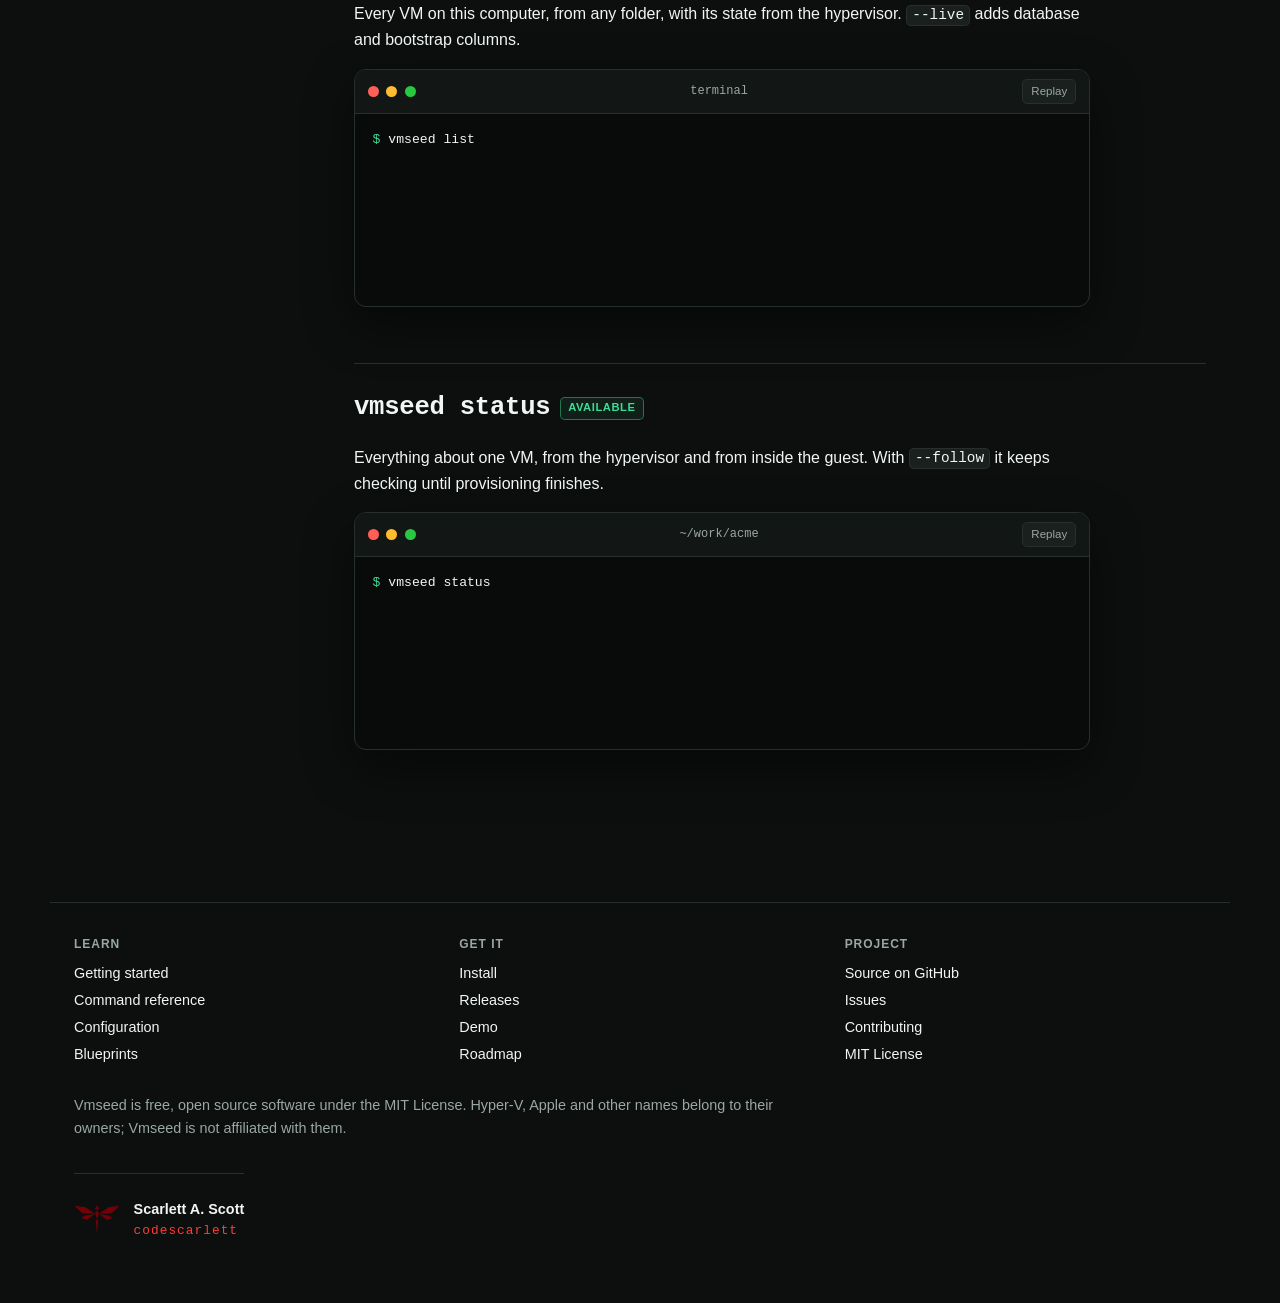
<file: site/demo/index.html>
<!DOCTYPE html>
<!--
  Vmseed
  Licensed under the MIT License. See the LICENSE file in the project root.
  Copyright (c) 2026 Scarlett A. Scott (codescarlett)

  Contributors:
  Scarlett A. Scott (codescarlett)
-->
<html lang="en">
  <head>
    <meta charset="utf-8" />
    <meta name="viewport" content="width=device-width, initial-scale=1" />
    <title>Vmseed demo — the CLI in action</title>
    <meta name="description" content="Animated terminal demos of the Vmseed CLI: vmseed init, create, list, status, blueprints, doctor, help and --version." />
    <meta name="robots" content="index, follow" />
    <meta name="author" content="Scarlett A. Scott (codescarlett)" />
    <meta name="creator" content="Scarlett A. Scott (codescarlett)" />
    <meta name="publisher" content="codescarlett" />
    <meta name="theme-color" content="#0c0f0e" />
    <link rel="author" href="https://codescarlett.com" />
    <link rel="canonical" href="https://scarlettiron.github.io/vmseed/demo/" />

    <link rel="icon" href="../theme/logo/favicon.svg" type="image/svg+xml" />
    <link rel="icon" type="image/png" sizes="32x32" href="../theme/logo/favicon-32.png" />
    <link rel="apple-touch-icon" href="../theme/logo/apple-touch-icon.png" />

    <meta property="og:type" content="website" />
    <meta property="og:site_name" content="Vmseed" />
    <meta property="og:locale" content="en_US" />
    <meta property="og:url" content="https://scarlettiron.github.io/vmseed/demo/" />
    <meta property="og:title" content="Vmseed demo — the CLI in action" />
    <meta property="og:description" content="Animated terminal demos of the Vmseed CLI: vmseed init, create, list, status, blueprints, doctor, help and --version." />
    <meta property="og:image" content="https://scarlettiron.github.io/vmseed/theme/logo/og-image.png" />
    <meta property="og:image:width" content="1200" />
    <meta property="og:image:height" content="630" />
    <meta property="og:image:alt" content="Vmseed: reproducible dev VMs from one YAML file" />

    <meta name="twitter:card" content="summary_large_image" />
    <meta name="twitter:title" content="Vmseed demo — the CLI in action" />
    <meta name="twitter:description" content="Animated terminal demos of the Vmseed CLI: vmseed init, create, list, status, blueprints, doctor, help and --version." />
    <meta name="twitter:image" content="https://scarlettiron.github.io/vmseed/theme/logo/og-image.png" />
    <meta name="twitter:image:alt" content="Vmseed: reproducible dev VMs from one YAML file" />

    <script type="application/ld+json">
      {
        "@context": "https://schema.org",
        "@type": "BreadcrumbList",
        "itemListElement": [
          {
            "@type": "ListItem",
            "position": 1,
            "name": "Vmseed",
            "item": "https://scarlettiron.github.io/vmseed/"
          },
          {
            "@type": "ListItem",
            "position": 2,
            "name": "Demo",
            "item": "https://scarlettiron.github.io/vmseed/demo/"
          }
        ]
      }
    </script>
    <script type="application/ld+json">
      {
        "@context": "https://schema.org",
        "@type": "TechArticle",
        "headline": "Vmseed demo",
        "description": "Animated terminal demos of the Vmseed CLI: vmseed init, create, list, status, blueprints, doctor, help and --version.",
        "url": "https://scarlettiron.github.io/vmseed/demo/",
        "inLanguage": "en",
        "dateModified": "2026-10-13",
        "image": "https://scarlettiron.github.io/vmseed/theme/logo/og-image.png",
        "isPartOf": {
          "@type": "WebSite",
          "name": "Vmseed",
          "url": "https://scarlettiron.github.io/vmseed/"
        },
        "about": {
          "@type": "SoftwareApplication",
          "name": "Vmseed",
          "url": "https://scarlettiron.github.io/vmseed/"
        },
        "author": {
          "@type": "Person",
          "name": "Scarlett A. Scott",
          "alternateName": [
            "codescarlett",
            "scarlettiron"
          ],
          "url": "https://codescarlett.com",
          "sameAs": [
            "https://github.com/scarlettiron",
            "https://www.linkedin.com/in/scarlett-scott-9980a5bb"
          ]
        },
        "publisher": {
          "@type": "Person",
          "name": "Scarlett A. Scott",
          "alternateName": [
            "codescarlett",
            "scarlettiron"
          ],
          "url": "https://codescarlett.com",
          "sameAs": [
            "https://github.com/scarlettiron",
            "https://www.linkedin.com/in/scarlett-scott-9980a5bb"
          ]
        }
      }
    </script>
    <link rel="stylesheet" href="../theme/site.css" />
    <link rel="stylesheet" href="../theme/docs.css" />
    <link rel="stylesheet" href="../theme/demo.css" />
  </head>
  <body>
    <a class="skip-link" href="#content">Skip to content</a>
    <header class="site">
      <a class="brand" href="../" aria-label="Vmseed home">
        <img src="../theme/logo/wordmark-header.png" alt="Vmseed" width="327" height="96" />
      </a>
      <nav class="links" aria-label="Main">
        <a href="../docs/">Docs</a>
        <a class="hide-sm" href="../commands/">Commands</a>
        <a href="../install/">Install</a>
        <a class="hide-sm" href="../demo/" aria-current="page">Demo</a>
        <a class="hide-sm" href="../roadmap/">Roadmap</a>
        <a href="https://github.com/scarlettiron/vmseed">GitHub</a>
      </nav>
    </header>

    <div class="layout" id="content">
      <nav class="side" aria-label="Demos">
        <div class="group">Demos</div>
        <a href="#overview">About these demos</a>
        <a href="#init">init</a>
        <a href="#blueprints">blueprints</a>
        <a href="#help">help and version</a>
        <a href="#doctor">doctor</a>
        <a href="#create">create</a>
        <a href="#list">list</a>
        <a href="#status">status</a>
      </nav>

      <main>
        <section id="overview" aria-labelledby="demo-title">
          <p class="crumbs"><a href="../">Vmseed</a> / Demo</p>
          <h1 id="demo-title">Demo</h1>
          <p class="lede">What working with Vmseed looks like in a terminal. Each demo plays when you scroll
            to it; press <strong>Replay</strong> to watch it again.</p>
          <p class="callout"><strong>These are demonstrations, not recordings.</strong> They follow the
            program's real output, shortened where a build prints a lot. Names, addresses and timings are
            examples, and exact wording may differ between versions.</p>
        </section>

        <section id="init" aria-labelledby="init-title">
          <div class="cmd-head"><h2 id="init-title">vmseed init</h2> <span class="badge ok">available</span></div>
          <p>Set up a project: a name, a blueprint and your user, then the <code>.vmseed/</code> folder is written and the project registered. <a href="../docs/#init">How init works</a>.</p>
          <div class="term">
            <div class="term-bar">
              <span class="dot"></span><span class="dot"></span><span class="dot"></span>
              <span class="term-title">~/work/acme</span>
              <button class="replay" type="button">Replay</button>
            </div>
            <pre aria-label="vmseed init asks for a project name, blueprint and user, then writes the .vmseed folder"><span class="prompt">$ </span><span class="cmd">vmseed init</span>
<span class="out"><span class="ok">?</span> Project name: <span class="hl">acme</span>
<span class="ok">?</span> Blueprint: <span class="hl">ubuntu-desktop</span>
<span class="ok">?</span> Username: <span class="hl">dev</span>
<span class="ok">?</span> Full name: <span class="hl">Developer</span>
<span class="ok">?</span> Password: <span class="dim">********</span>
<span class="ok">?</span> Save as your default user? <span class="hl">Yes</span>

<span class="ok">✔</span> .vmseed/vm.config.yaml          <span class="dim">shared, commit it</span>
<span class="ok">✔</span> .vmseed/vm.config.local.yaml    <span class="dim">yours, git-ignored</span>
<span class="ok">✔</span> .vmseed/vm.config.example.yaml  <span class="dim">every option</span>
<span class="ok">✔</span> .vmseed/vm.config.local.example.yaml
<span class="ok">✔</span> .vmseed/ssh_keys/               <span class="dim">drop .pub files here</span>
<span class="ok">✔</span> .vmseed/.gitignore
<span class="ok">✔</span> registered "acme" in ~/.vmseed

Next: check it with <span class="hl">vmseed config --validate</span>, then build the VM with <span class="hl">vmseed create</span>.</span></pre>
          </div>
        </section>

        <section id="blueprints" aria-labelledby="blueprints-title">
          <div class="cmd-head"><h2 id="blueprints-title">vmseed blueprints</h2> <span class="badge ok">available</span></div>
          <p>List the blueprints, then copy one into the project to make your own. <a href="../blueprints/#custom">Your own blueprints</a>.</p>
          <div class="term">
            <div class="term-bar">
              <span class="dot"></span><span class="dot"></span><span class="dot"></span>
              <span class="term-title">~/work/acme</span>
              <button class="replay" type="button">Replay</button>
            </div>
            <pre aria-label="vmseed blueprints lists the blueprints and copies one into the project to customise"><span class="prompt">$ </span><span class="cmd">vmseed blueprints</span>
<span class="out"><span class="dim">NAME                      SOURCE     DESCRIPTION</span>
fedora-workstation        built-in   Fedora + GNOME Workstation, provisioned as a dev workstation
redhat-rhel-workstation   built-in   Red Hat Enterprise Linux + GNOME Workstation (needs your own ISO and a subscription)
redhat-rocky-workstation  built-in   Rocky Linux + GNOME Workstation, provisioned as a dev workstation
ubuntu-desktop            built-in   Ubuntu LTS + GNOME desktop, provisioned as a dev workstation
ubuntu-server             built-in   Ubuntu LTS, headless, same dev toolchain</span>
<span class="prompt">$ </span><span class="cmd">vmseed blueprints new my-rocky --from redhat-rocky-workstation</span>
<span class="out"><span class="ok">✔</span> copied redhat-rocky-workstation to .vmseed/blueprints/my-rocky/
  set <span class="hl">blueprint: my-rocky</span> in .vmseed/vm.config.yaml to use it</span></pre>
          </div>
        </section>

        <section id="help" aria-labelledby="help-title">
          <div class="cmd-head"><h2 id="help-title">vmseed --help and --version</h2> <span class="badge ok">available</span></div>
          <p>Every command, grouped, with its aliases. <code>-v</code>, <code>-V</code> and <code>--version</code> all print the version. <a href="../commands/">Command reference</a>.</p>
          <div class="term">
            <div class="term-bar">
              <span class="dot"></span><span class="dot"></span><span class="dot"></span>
              <span class="term-title">terminal</span>
              <button class="replay" type="button">Replay</button>
            </div>
            <pre aria-label="vmseed --help lists every command, grouped, with aliases and global options"><span class="prompt">$ </span><span class="cmd">vmseed --help</span>
<span class="out">Reproducible dev VMs from a config file

Usage: vmseed &lt;command&gt; [name] [options]

<span class="hl">Project</span>
  init        Create .vmseed/ config in this folder
  config      Show the merged config; --validate to check it

<span class="hl">Lifecycle</span>
  create      Build the VM from config  (new, build)
  start       Start or resume; never provisions  (up)
  stop        Shut down, keeping the disks  (halt, down)
  restart     Stop, then start
  poweroff    Stop every VM on this computer
  remove      Delete the VM; --delete-disks removes its disks too  (rm, destroy)

<span class="hl">Use</span>
  open        Open the desktop; --console for the raw console  (desktop, console)
  ssh         Open a shell in the VM
  exec        Run one command in the VM
  logs        Show bootstrap and post-start logs

<span class="hl">Inspect</span>
  list        Every VM on this computer, with status and URLs  (ls)
  status      Full detail for one VM  (info, describe)

<span class="hl">Snapshots</span>
  snapshot    Create, list, restore or delete snapshots

<span class="hl">Tools</span>
  blueprints  List blueprints, or make your own with `blueprints new`
  hash        Make a password hash for the config
  doctor      Check this computer is ready to run VMs
  clean       Delete cached ISOs and leftover build files
  completion  Print shell completion for bash, zsh, fish, PowerShell or elvish
  version     Print the version
  help        Help for any command

<span class="hl">Global options</span>
  -v, --version   Print the version [alias: -V]
      --json      Machine-readable output (list, status, config, version, blueprints...)
      --no-color  Plain output without colors (NO_COLOR is honoured too)
  -q, --quiet     Print errors only
      --verbose   More detail, and the full cause chain on errors
  -y, --yes       Answer yes to every confirmation, and never prompt
  -h, --help      Print help

Run `vmseed help &lt;command&gt;` or `vmseed &lt;command&gt; -h` for a command's options.
Docs: https://scarlettiron.github.io/vmseed/</span></pre>
          </div>
          <div class="term">
            <div class="term-bar">
              <span class="dot"></span><span class="dot"></span><span class="dot"></span>
              <span class="term-title">terminal</span>
              <button class="replay" type="button">Replay</button>
            </div>
            <pre aria-label="vmseed --version prints the version, commit and platform"><span class="prompt">$ </span><span class="cmd">vmseed --version</span>
<span class="out">vmseed 0.1.0 (a1b2c3d 2026-10-13, x86_64-pc-windows-msvc)</span>
<span class="prompt">$ </span><span class="cmd">vmseed version --json</span>
<span class="out">{ "commit": "a1b2c3d", "date": "2026-10-13", "name": "vmseed", "target": "x86_64-pc-windows-msvc", "version": "0.1.0" }</span></pre>
          </div>
        </section>

        <section id="doctor" aria-labelledby="doctor-title">
          <div class="cmd-head"><h2 id="doctor-title">vmseed doctor</h2> <span class="badge ok">available</span></div>
          <p>Checks this computer before you build anything. This run is on Linux; Windows and macOS check their own hypervisor and tools. The last line connects to the hypervisor the way <code>create</code> will.</p>
          <div class="term">
            <div class="term-bar">
              <span class="dot"></span><span class="dot"></span><span class="dot"></span>
              <span class="term-title">PowerShell</span>
              <button class="replay" type="button">Replay</button>
            </div>
            <pre aria-label="vmseed doctor checks the hypervisor, permissions and tools this machine needs"><span class="prompt">$ </span><span class="cmd">vmseed doctor</span>
<span class="out"><span class="hl">Vmseed doctor  (linux x86_64)</span>
<span class="ok">✔</span> ssh                    /usr/bin/ssh
<span class="ok">✔</span> data folder            ~/.vmseed
<span class="ok">✔</span> KVM                    /dev/kvm
<span class="ok">✔</span> libvirt                virsh found
<span class="ok">✔</span> permission             member of the libvirt group
<span class="ok">✔</span> UEFI firmware          /usr/share/OVMF
<span class="ok">✔</span> RDP client             /usr/bin/remmina
<span class="ok">✔</span> hypervisor             libvirt/KVM answers</span></pre>
          </div>
        </section>

        <section id="create" aria-labelledby="create-title">
          <div class="cmd-head"><h2 id="create-title">vmseed create</h2> <span class="badge ok">available</span></div>
          <p>Build the VM: check the config, download and verify the installer, write the seed disk, install unattended, snapshot the clean install, and boot it to provision itself. <a href="../docs/#create">What create does</a>.</p>
          <div class="term">
            <div class="term-bar">
              <span class="dot"></span><span class="dot"></span><span class="dot"></span>
              <span class="term-title">~/work/acme</span>
              <button class="replay" type="button">Replay</button>
            </div>
            <pre aria-label="vmseed create plans the VM, downloads the installer, builds the seed disk, installs and boots the VM"><span class="prompt">$ </span><span class="cmd">vmseed create</span>
<span class="out"><span class="hl">[1/8]</span> Planning acme-ubuntu-server
      <span class="dim">blueprint      ubuntu-server, inherits ubuntu-desktop (ubuntu 24.04, x86_64)</span>
      <span class="dim">hypervisor     libvirt/KVM</span>
      <span class="dim">hardware       4 vCPU / 8 GB RAM / 80 GB system disk</span>
      <span class="dim">data disk      E:   drive-e      50 GB at /mnt/e</span>
      <span class="dim">address        http://acme-ubuntu-server.local</span>
      <span class="dim">database       PostgreSQL 17, client + server</span>
      <span class="dim">adminer        http://acme-ubuntu-server.local:3800/</span>
<span class="hl">[2/8]</span> Checking the name is free
<span class="hl">[3/8]</span> Resolving install media
      <span class="dim">~/.vmseed/isos/ubuntu-24.04.5-live-server-amd64.iso</span>
<span class="hl">[4/8]</span> Building the seed disk
      <span class="dim">cloud-init-nocloud seed (CIDATA), 34 file(s) embedded</span>
<span class="hl">[5/8]</span> Creating the libvirt/KVM VM 'acme-ubuntu-server'
<span class="hl">[6/8]</span> Running the unattended install
      <span class="dim">still installing, 4m 00s of 60 min allowed, system disk 2.9 GB</span>
      <span class="dim">the installer finished and powered the VM off</span>
<span class="hl">[7/8]</span> Finishing the install
<span class="hl">[8/8]</span> Checkpointing the clean install
<span class="ok">✔</span> acme-ubuntu-server is installing its desktop and tools now
  Follow it:         <span class="hl">vmseed status --follow</span>
  Open the desktop:  <span class="hl">vmseed open</span>
  Shell:             <span class="hl">vmseed ssh</span>
  Address:           http://acme-ubuntu-server.local</span></pre>
          </div>
        </section>

        <section id="list" aria-labelledby="list-title">
          <div class="cmd-head"><h2 id="list-title">vmseed list</h2> <span class="badge ok">available</span></div>
          <p>Every VM on this computer, from any folder, with its state from the hypervisor. <code>--live</code> adds database and bootstrap columns.</p>
          <div class="term">
            <div class="term-bar">
              <span class="dot"></span><span class="dot"></span><span class="dot"></span>
              <span class="term-title">terminal</span>
              <button class="replay" type="button">Replay</button>
            </div>
            <pre aria-label="vmseed list shows every Vmseed VM on the machine with its status, URL and project folder"><span class="prompt">$ </span><span class="cmd">vmseed list</span>
<span class="out"><span class="dim">NAME                 STATUS       BLUEPRINT                 URL                               ADMINER                                  PROJECT</span>
acme-ubuntu-desktop  <span class="ok">running</span>      ubuntu-desktop            http://acme-ubuntu-desktop.local  http://acme-ubuntu-desktop.local:3800/  ~/work/acme
shop-rocky           <span class="dim">stopped</span>      redhat-rocky-workstation  http://shop-rocky.local           —                                        ~/work/shop
api-ubuntu-server    <span class="dim">not created</span>  ubuntu-server             http://api-ubuntu-server.local    —                                        ~/work/api
oldbox               <span class="warn">missing</span>      fedora-workstation        —                                 —                                        ~/old/proj (folder gone)</span></pre>
          </div>
        </section>

        <section id="status" aria-labelledby="status-title">
          <div class="cmd-head"><h2 id="status-title">vmseed status</h2> <span class="badge ok">available</span></div>
          <p>Everything about one VM, from the hypervisor and from inside the guest. With <code>--follow</code> it keeps checking until provisioning finishes.</p>
          <div class="term">
            <div class="term-bar">
              <span class="dot"></span><span class="dot"></span><span class="dot"></span>
              <span class="term-title">~/work/acme</span>
              <button class="replay" type="button">Replay</button>
            </div>
            <pre aria-label="vmseed status shows the OS, address, user, hardware, database and bootstrap state of one VM"><span class="prompt">$ </span><span class="cmd">vmseed status</span>
<span class="out">
  <span class="hl">acme-ubuntu-desktop            running  up 2h 14m</span>
    os          Ubuntu 24.04.3 LTS
    kernel      6.8.0-85-generic
    blueprint   ubuntu-desktop
    address     <span class="hl">http://acme-ubuntu-desktop.local</span>   (resolves to 192.168.122.50)
    ssh         vmseed ssh
    user        dev (Developer)   groups: dev sudo docker
    hardware    6 vCPU   12.0 GB RAM
    in use      /            7.8 GB of 24.5 GB (31%)
    database    <span class="ok">postgres 17 running on port 5432, localhost only</span>
    adminer     <span class="hl">http://acme-ubuntu-desktop.local:3800/</span>   (adminer 4.8.1)
    github      <span class="ok">authenticated as acme-dev</span>
    bootstrap   <span class="ok">complete</span></span></pre>
          </div>
        </section>
      </main>
    </div>

    <footer>
      <div class="sitelinks">
        <div>
          <h2>Learn</h2>
          <ul>
            <li><a href="../docs/">Getting started</a></li>
            <li><a href="../commands/">Command reference</a></li>
            <li><a href="../configuration/">Configuration</a></li>
            <li><a href="../blueprints/">Blueprints</a></li>
          </ul>
        </div>
        <div>
          <h2>Get it</h2>
          <ul>
            <li><a href="../install/">Install</a></li>
            <li><a href="https://github.com/scarlettiron/vmseed/releases">Releases</a></li>
            <li><a href="../demo/">Demo</a></li>
            <li><a href="../roadmap/">Roadmap</a></li>
          </ul>
        </div>
        <div>
          <h2>Project</h2>
          <ul>
            <li><a href="https://github.com/scarlettiron/vmseed">Source on GitHub</a></li>
            <li><a href="https://github.com/scarlettiron/vmseed/issues">Issues</a></li>
            <li><a href="https://github.com/scarlettiron/vmseed/blob/main/CONTRIBUTING.md">Contributing</a></li>
            <li><a href="https://github.com/scarlettiron/vmseed/blob/main/LICENSE">MIT License</a></li>
          </ul>
        </div>
      </div>
      <p>Vmseed is free, open source software under the MIT License. Hyper-V, Apple and other names
        belong to their owners; Vmseed is not affiliated with them.</p>
      <!--Author signature, always the last thing on the page.-->
      <a class="made-by" href="https://codescarlett.com" rel="author">
        <img src="../theme/logo/codescarlett-dragonfly.svg" alt="" width="46" height="31" />
        <span><strong>Scarlett A. Scott</strong><span class="handle">codescarlett</span></span>
      </a>
    </footer>
    <script src="../theme/site.js"></script>
  </body>
</html>
</file>
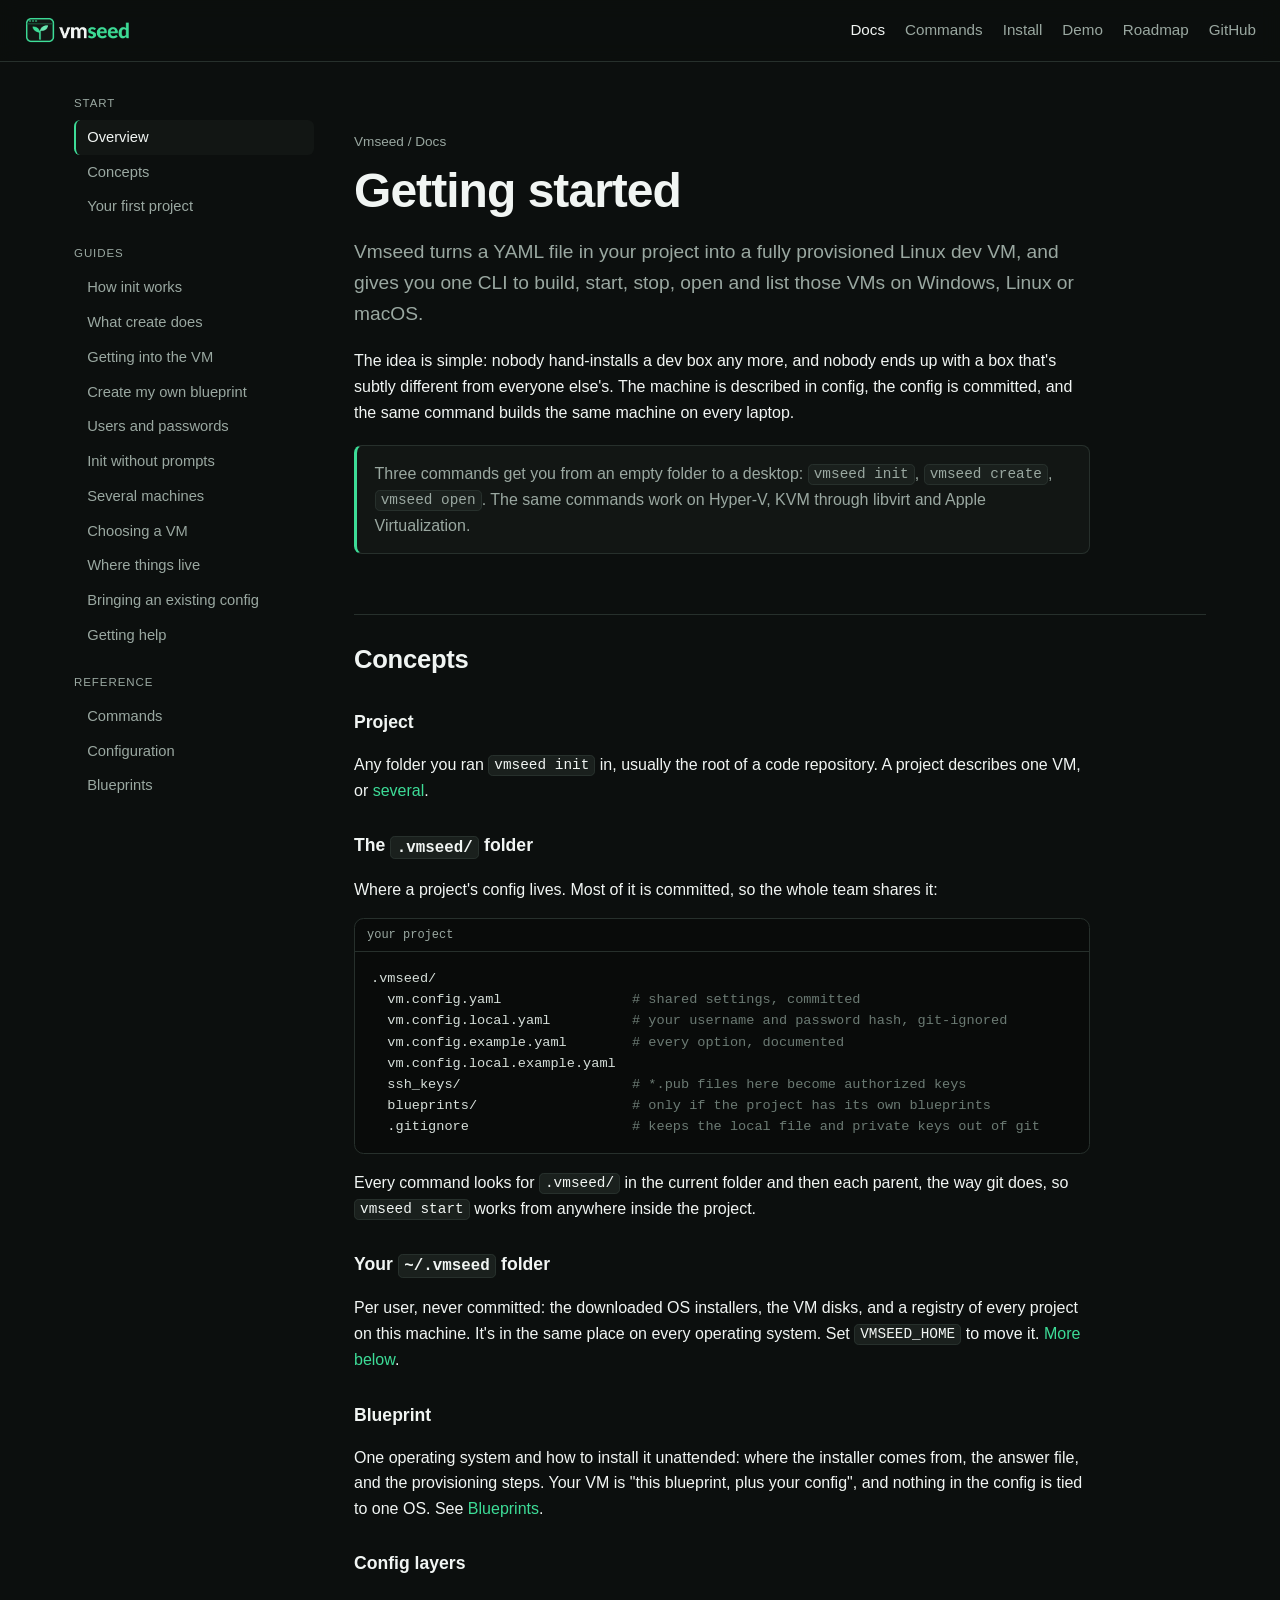
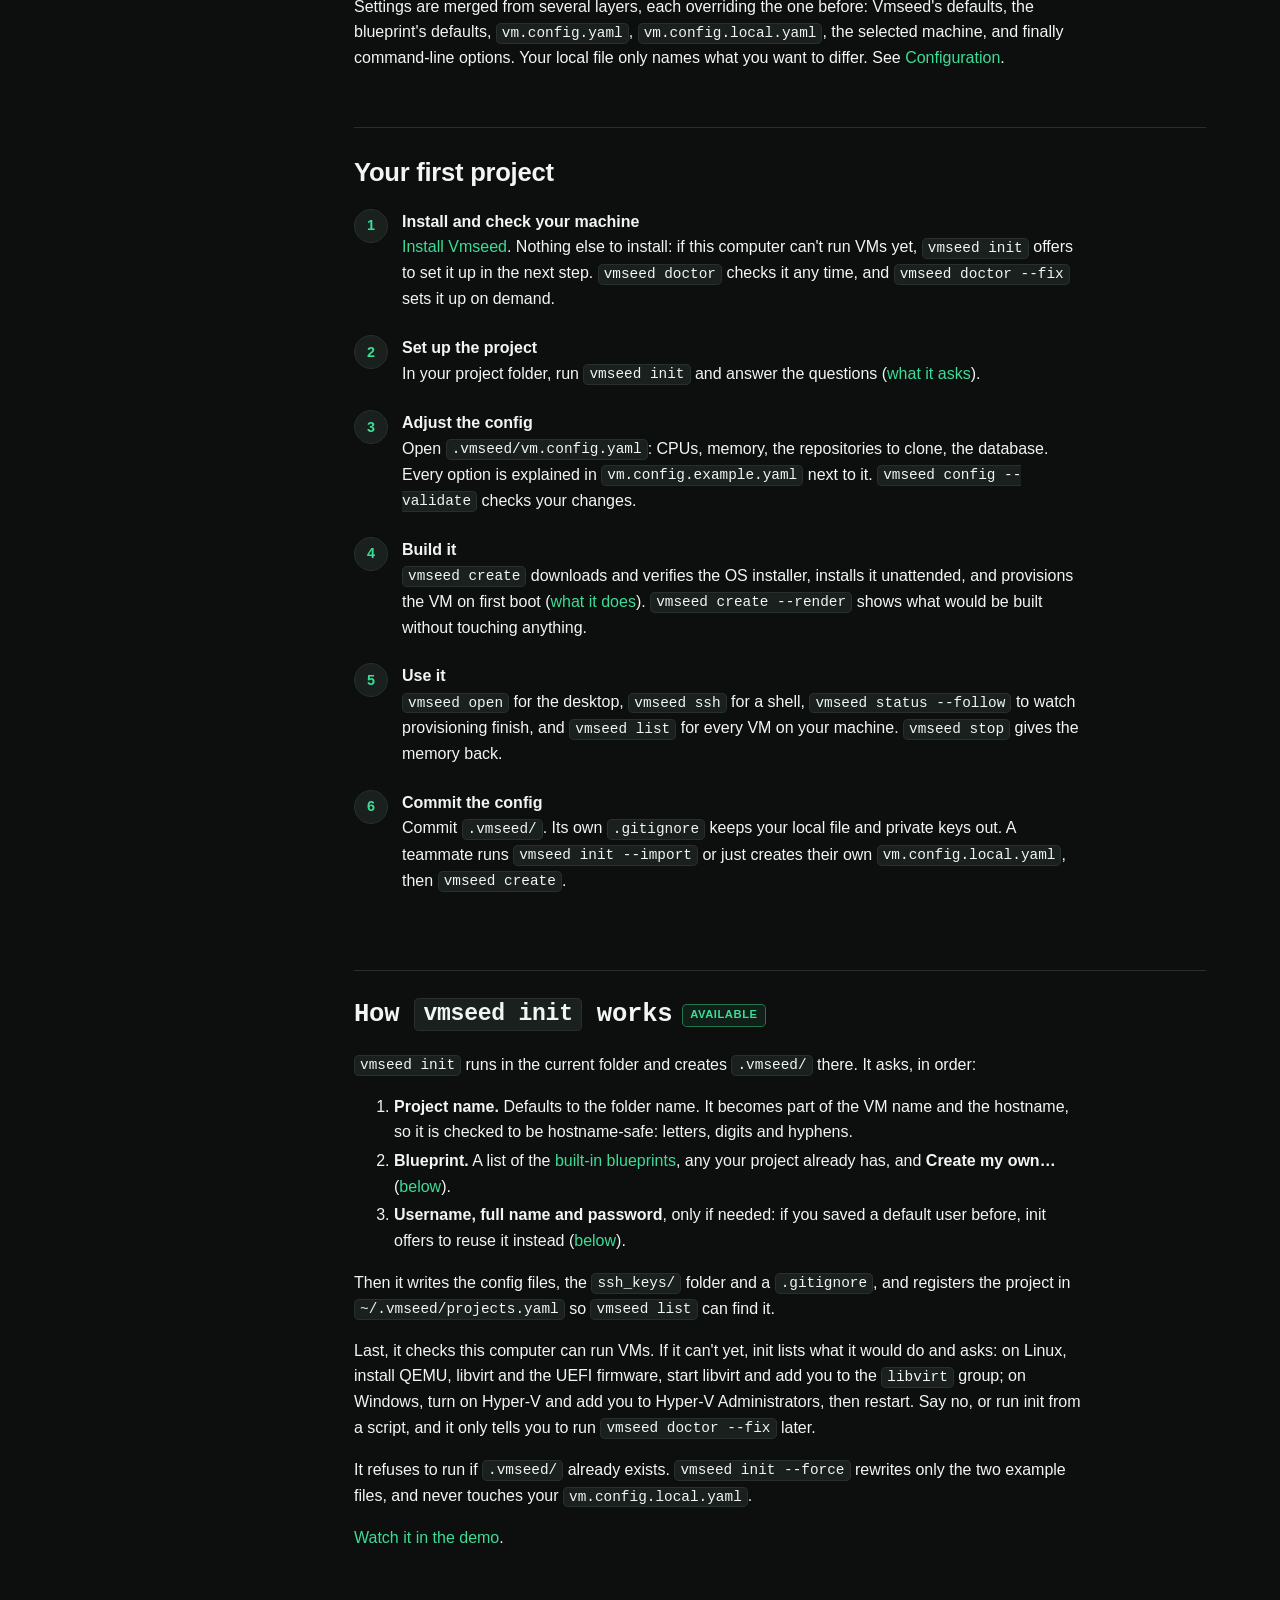
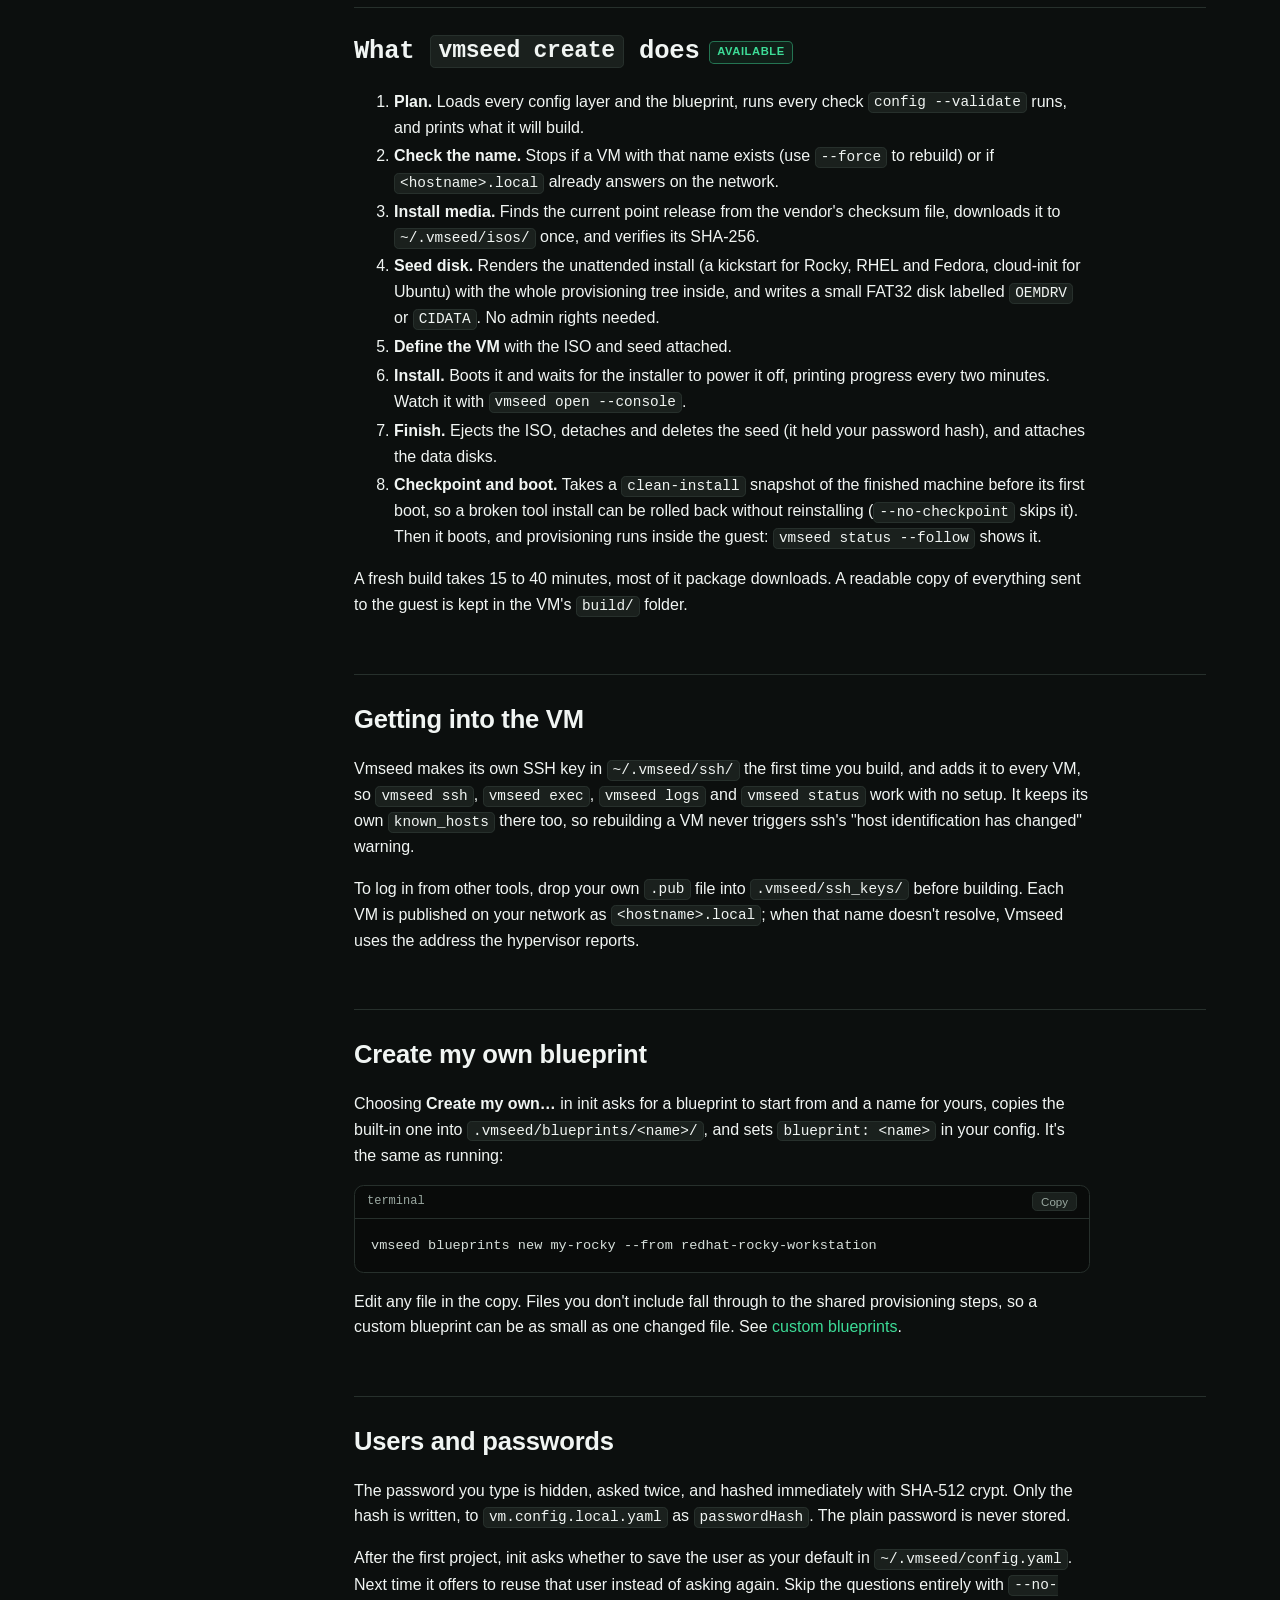
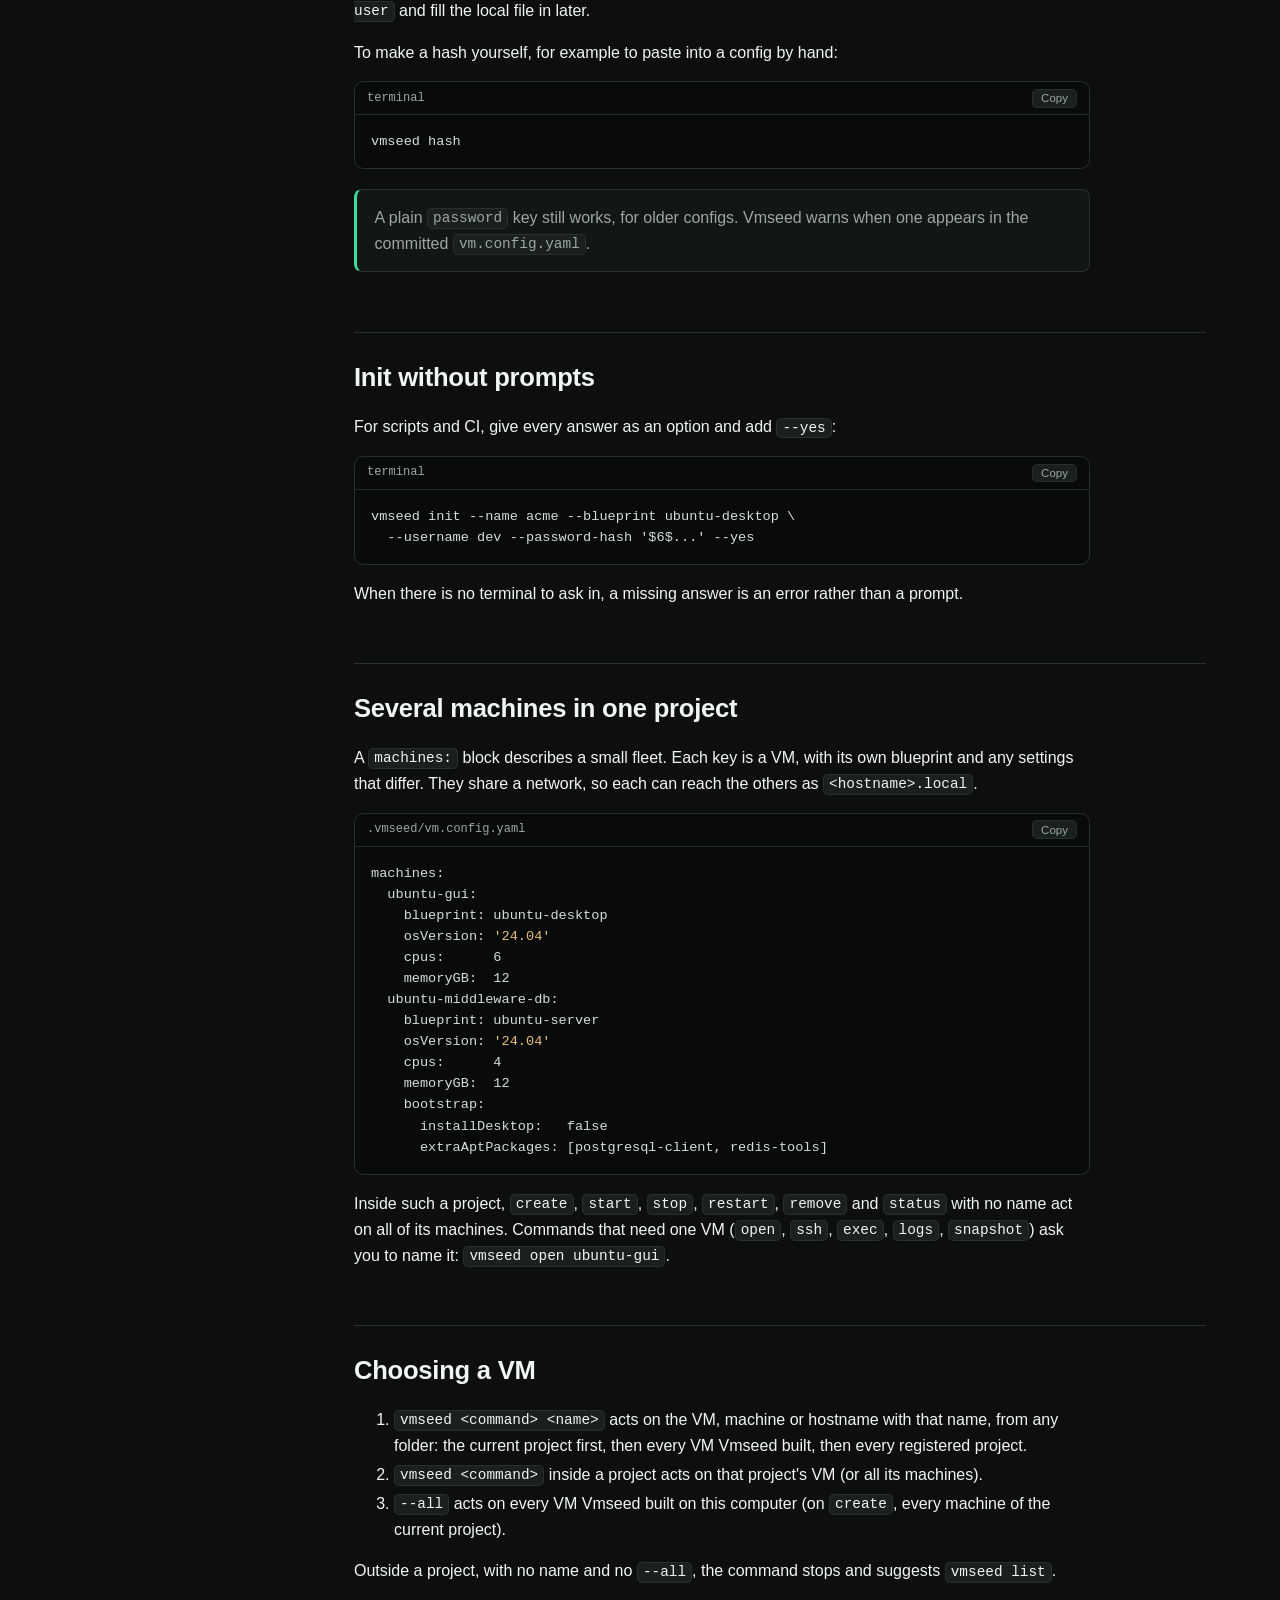
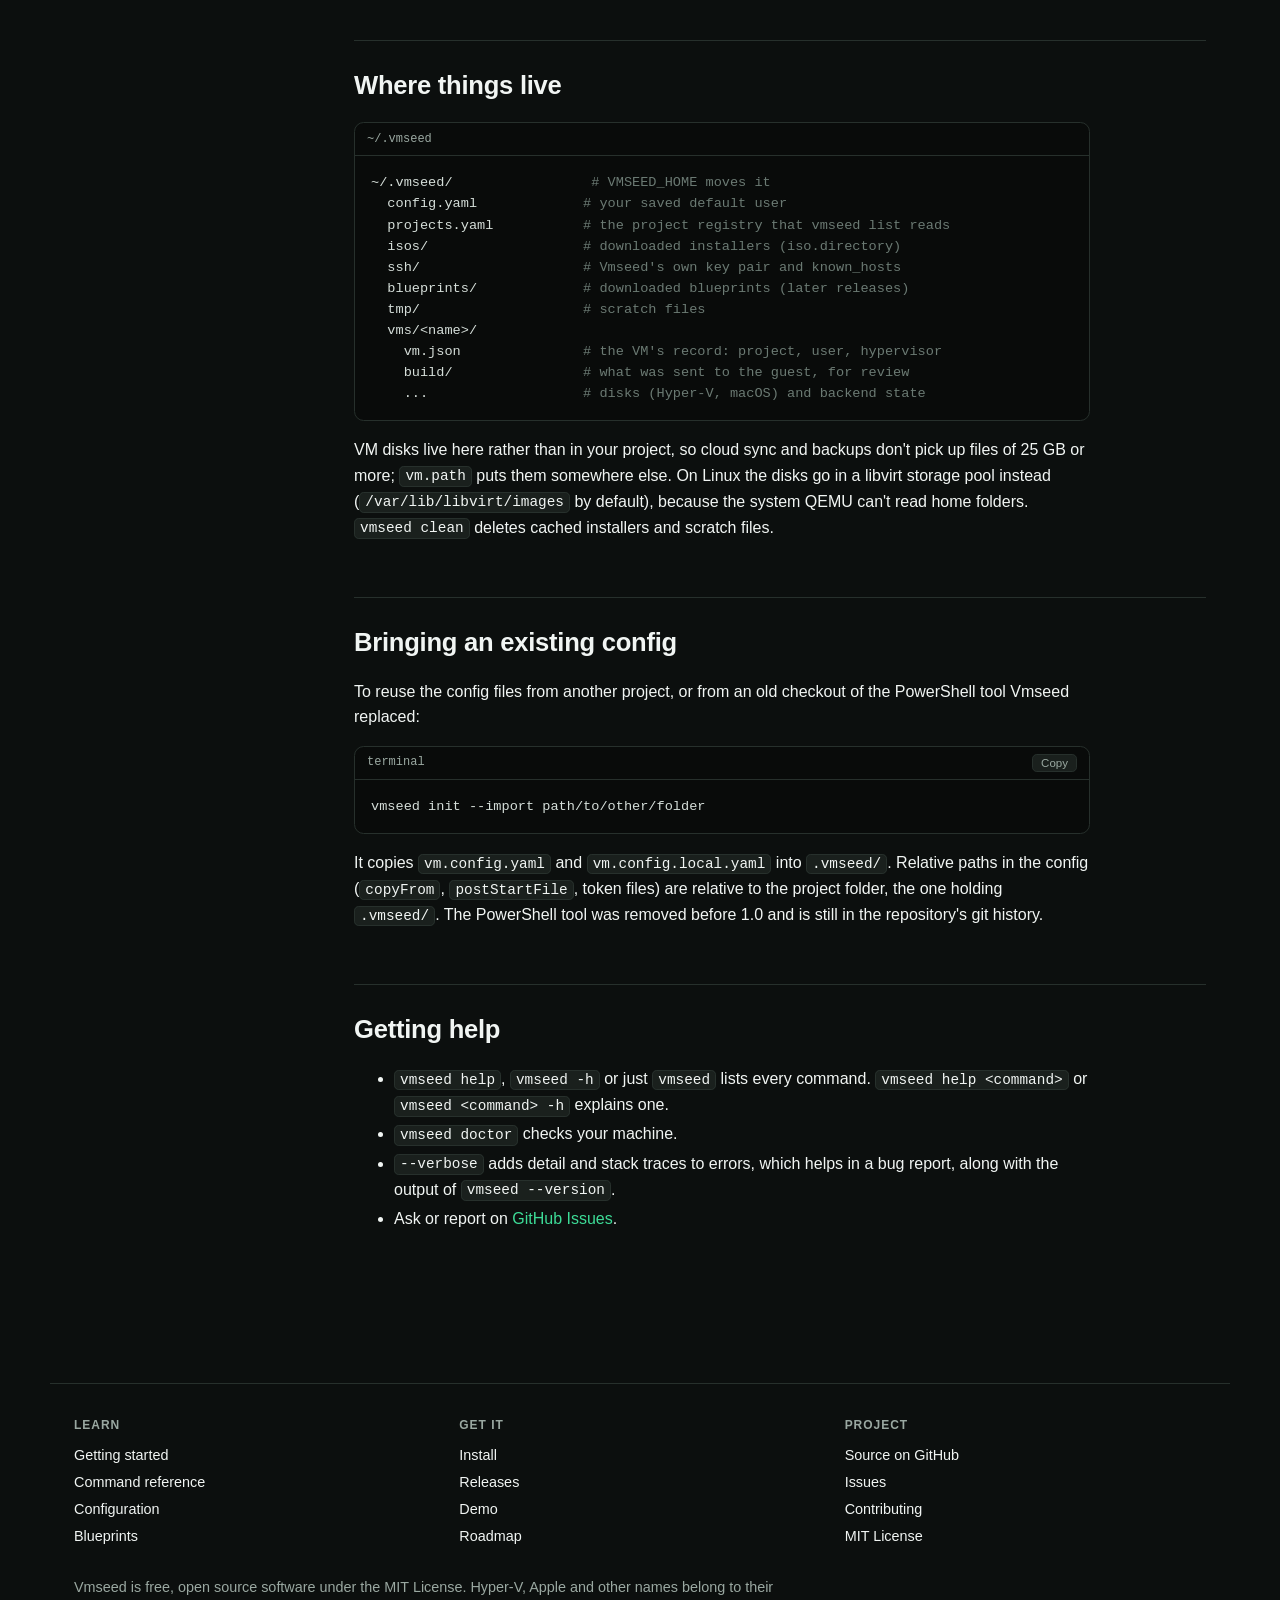
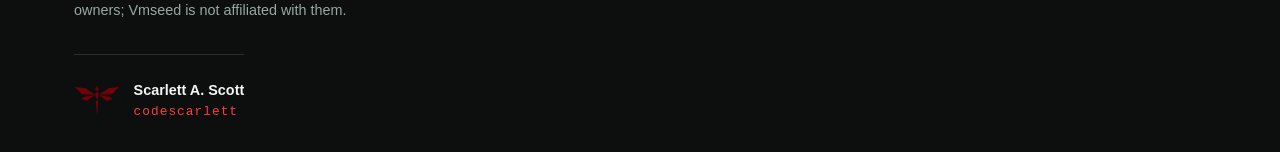
<file: site/docs/index.html>
<!DOCTYPE html>
<!--
  Vmseed
  Licensed under the MIT License. See the LICENSE file in the project root.
  Copyright (c) 2026 Scarlett A. Scott (codescarlett)

  Contributors:
  Scarlett A. Scott (codescarlett)
-->
<html lang="en">
  <head>
    <meta charset="utf-8" />
    <meta name="viewport" content="width=device-width, initial-scale=1" />
    <title>Getting started with Vmseed — projects, init and config</title>
    <meta name="description" content="Get started with Vmseed: projects, the .vmseed folder, blueprints and config layers, your first project, how vmseed init works, and running several machines from one project." />
    <meta name="robots" content="index, follow" />
    <meta name="author" content="Scarlett A. Scott (codescarlett)" />
    <meta name="creator" content="Scarlett A. Scott (codescarlett)" />
    <meta name="publisher" content="codescarlett" />
    <meta name="theme-color" content="#0c0f0e" />
    <link rel="author" href="https://codescarlett.com" />
    <link rel="canonical" href="https://scarlettiron.github.io/vmseed/docs/" />

    <link rel="icon" href="../theme/logo/favicon.svg" type="image/svg+xml" />
    <link rel="icon" type="image/png" sizes="32x32" href="../theme/logo/favicon-32.png" />
    <link rel="apple-touch-icon" href="../theme/logo/apple-touch-icon.png" />

    <meta property="og:type" content="website" />
    <meta property="og:site_name" content="Vmseed" />
    <meta property="og:locale" content="en_US" />
    <meta property="og:url" content="https://scarlettiron.github.io/vmseed/docs/" />
    <meta property="og:title" content="Getting started with Vmseed — projects, init and config" />
    <meta property="og:description" content="Get started with Vmseed: projects, the .vmseed folder, blueprints and config layers, your first project, how vmseed init works, and running several machines from one project." />
    <meta property="og:image" content="https://scarlettiron.github.io/vmseed/theme/logo/og-image.png" />
    <meta property="og:image:width" content="1200" />
    <meta property="og:image:height" content="630" />
    <meta property="og:image:alt" content="Vmseed: reproducible dev VMs from one YAML file" />

    <meta name="twitter:card" content="summary_large_image" />
    <meta name="twitter:title" content="Getting started with Vmseed — projects, init and config" />
    <meta name="twitter:description" content="Get started with Vmseed: projects, the .vmseed folder, blueprints and config layers, your first project, how vmseed init works, and running several machines from one project." />
    <meta name="twitter:image" content="https://scarlettiron.github.io/vmseed/theme/logo/og-image.png" />
    <meta name="twitter:image:alt" content="Vmseed: reproducible dev VMs from one YAML file" />

    <script type="application/ld+json">
      {
        "@context": "https://schema.org",
        "@type": "BreadcrumbList",
        "itemListElement": [
          {
            "@type": "ListItem",
            "position": 1,
            "name": "Vmseed",
            "item": "https://scarlettiron.github.io/vmseed/"
          },
          {
            "@type": "ListItem",
            "position": 2,
            "name": "Docs",
            "item": "https://scarlettiron.github.io/vmseed/docs/"
          }
        ]
      }
    </script>
    <script type="application/ld+json">
      {
        "@context": "https://schema.org",
        "@type": "TechArticle",
        "headline": "Getting started with Vmseed",
        "description": "Get started with Vmseed: projects, the .vmseed folder, blueprints and config layers, your first project, how vmseed init works, and running several machines from one project.",
        "url": "https://scarlettiron.github.io/vmseed/docs/",
        "inLanguage": "en",
        "dateModified": "2026-10-13",
        "image": "https://scarlettiron.github.io/vmseed/theme/logo/og-image.png",
        "isPartOf": {
          "@type": "WebSite",
          "name": "Vmseed",
          "url": "https://scarlettiron.github.io/vmseed/"
        },
        "about": {
          "@type": "SoftwareApplication",
          "name": "Vmseed",
          "url": "https://scarlettiron.github.io/vmseed/"
        },
        "author": {
          "@type": "Person",
          "name": "Scarlett A. Scott",
          "alternateName": [
            "codescarlett",
            "scarlettiron"
          ],
          "url": "https://codescarlett.com",
          "sameAs": [
            "https://github.com/scarlettiron",
            "https://www.linkedin.com/in/scarlett-scott-9980a5bb"
          ]
        },
        "publisher": {
          "@type": "Person",
          "name": "Scarlett A. Scott",
          "alternateName": [
            "codescarlett",
            "scarlettiron"
          ],
          "url": "https://codescarlett.com",
          "sameAs": [
            "https://github.com/scarlettiron",
            "https://www.linkedin.com/in/scarlett-scott-9980a5bb"
          ]
        }
      }
    </script>
    <link rel="stylesheet" href="../theme/site.css" />
    <link rel="stylesheet" href="../theme/docs.css" />
  </head>
  <body>
    <a class="skip-link" href="#content">Skip to content</a>
    <header class="site">
      <a class="brand" href="../" aria-label="Vmseed home">
        <img src="../theme/logo/wordmark-header.png" alt="Vmseed" width="327" height="96" />
      </a>
      <nav class="links" aria-label="Main">
        <a href="../docs/" aria-current="page">Docs</a>
        <a class="hide-sm" href="../commands/">Commands</a>
        <a href="../install/">Install</a>
        <a class="hide-sm" href="../demo/">Demo</a>
        <a class="hide-sm" href="../roadmap/">Roadmap</a>
        <a href="https://github.com/scarlettiron/vmseed">GitHub</a>
      </nav>
    </header>

    <div class="layout" id="content">
      <nav class="side" aria-label="On this page">
        <div class="group">Start</div>
        <a href="#overview">Overview</a>
        <a href="#concepts">Concepts</a>
        <a href="#first-project">Your first project</a>
        <div class="group">Guides</div>
        <a href="#init">How init works</a>
        <a href="#create">What create does</a>
        <a href="#ssh-access">Getting into the VM</a>
        <a href="#custom-blueprint">Create my own blueprint</a>
        <a href="#passwords">Users and passwords</a>
        <a href="#scripting">Init without prompts</a>
        <a href="#machines">Several machines</a>
        <a href="#targets">Choosing a VM</a>
        <a href="#folders">Where things live</a>
        <a href="#migrating">Bringing an existing config</a>
        <a href="#help">Getting help</a>
        <div class="group">Reference</div>
        <a href="../commands/">Commands</a>
        <a href="../configuration/">Configuration</a>
        <a href="../blueprints/">Blueprints</a>
      </nav>

      <main>
        <section id="overview" aria-labelledby="docs-title">
          <p class="crumbs"><a href="../">Vmseed</a> / Docs</p>
          <h1 id="docs-title">Getting started</h1>
          <p class="lede">Vmseed turns a YAML file in your project into a fully provisioned Linux dev VM,
            and gives you one CLI to build, start, stop, open and list those VMs on Windows, Linux or
            macOS.</p>
          <p>The idea is simple: nobody hand-installs a dev box any more, and nobody ends up with a box
            that's subtly different from everyone else's. The machine is described in config, the config
            is committed, and the same command builds the same machine on every laptop.</p>
          <p class="callout">Three commands get you from an empty folder to a desktop:
            <code>vmseed init</code>, <code>vmseed create</code>, <code>vmseed open</code>. The same commands
            work on Hyper-V, KVM through libvirt and Apple Virtualization.</p>
        </section>

        <section id="concepts" aria-labelledby="concepts-title">
          <h2 id="concepts-title">Concepts</h2>
          <h3>Project</h3>
          <p>Any folder you ran <code>vmseed init</code> in, usually the root of a code repository. A
            project describes one VM, or <a href="#machines">several</a>.</p>
          <h3>The <code>.vmseed/</code> folder</h3>
          <p>Where a project's config lives. Most of it is committed, so the whole team shares it:</p>
          <div class="code">
            <div class="bar"><span>your project</span></div>
            <pre>.vmseed/
  vm.config.yaml                <span class="tok-c"># shared settings, committed</span>
  vm.config.local.yaml          <span class="tok-c"># your username and password hash, git-ignored</span>
  vm.config.example.yaml        <span class="tok-c"># every option, documented</span>
  vm.config.local.example.yaml
  ssh_keys/                     <span class="tok-c"># *.pub files here become authorized keys</span>
  blueprints/                   <span class="tok-c"># only if the project has its own blueprints</span>
  .gitignore                    <span class="tok-c"># keeps the local file and private keys out of git</span></pre>
          </div>
          <p>Every command looks for <code>.vmseed/</code> in the current folder and then each parent, the
            way git does, so <code>vmseed start</code> works from anywhere inside the project.</p>
          <h3>Your <code>~/.vmseed</code> folder</h3>
          <p>Per user, never committed: the downloaded OS installers, the VM disks, and a registry of every
            project on this machine. It's in the same place on every operating system. Set
            <code>VMSEED_HOME</code> to move it. <a href="#folders">More below</a>.</p>
          <h3>Blueprint</h3>
          <p>One operating system and how to install it unattended: where the installer comes from, the
            answer file, and the provisioning steps. Your VM is "this blueprint, plus your config", and
            nothing in the config is tied to one OS. See <a href="../blueprints/">Blueprints</a>.</p>
          <h3>Config layers</h3>
          <p>Settings are merged from several layers, each overriding the one before: Vmseed's defaults,
            the blueprint's defaults, <code>vm.config.yaml</code>, <code>vm.config.local.yaml</code>, the
            selected machine, and finally command-line options. Your local file only names what you want
            to differ. See <a href="../configuration/#layers">Configuration</a>.</p>
        </section>

        <section id="first-project" aria-labelledby="first-title">
          <h2 id="first-title">Your first project</h2>
          <ol class="steps">
            <li><strong>Install and check your machine</strong>
              <a href="../install/">Install Vmseed</a>. Nothing else to install: if this computer can't run
              VMs yet, <code>vmseed init</code> offers to set it up in the next step. <code>vmseed doctor</code>
              checks it any time, and <code>vmseed doctor --fix</code> sets it up on demand.</li>
            <li><strong>Set up the project</strong>
              In your project folder, run <code>vmseed init</code> and answer the questions
              (<a href="#init">what it asks</a>).</li>
            <li><strong>Adjust the config</strong>
              Open <code>.vmseed/vm.config.yaml</code>: CPUs, memory, the repositories to clone, the
              database. Every option is explained in <code>vm.config.example.yaml</code> next to it.
              <code>vmseed config --validate</code> checks your changes.</li>
            <li><strong>Build it</strong>
              <code>vmseed create</code> downloads and verifies the OS installer, installs it unattended,
              and provisions the VM on first boot (<a href="#create">what it does</a>).
              <code>vmseed create --render</code> shows what would be built without touching anything.</li>
            <li><strong>Use it</strong>
              <code>vmseed open</code> for the desktop, <code>vmseed ssh</code> for a shell,
              <code>vmseed status --follow</code> to watch provisioning finish, and <code>vmseed list</code> for
              every VM on your machine. <code>vmseed stop</code> gives the memory back.</li>
            <li><strong>Commit the config</strong>
              Commit <code>.vmseed/</code>. Its own <code>.gitignore</code> keeps your local file and
              private keys out. A teammate runs <code>vmseed init --import</code> or just creates their own
              <code>vm.config.local.yaml</code>, then <code>vmseed create</code>.</li>
          </ol>
        </section>

        <section id="init" aria-labelledby="init-title">
          <div class="cmd-head"><h2 id="init-title">How <code>vmseed init</code> works</h2> <span class="badge ok">available</span></div>
          <p><code>vmseed init</code> runs in the current folder and creates <code>.vmseed/</code> there. It
            asks, in order:</p>
          <ol>
            <li><strong>Project name.</strong> Defaults to the folder name. It becomes part of the VM name
              and the hostname, so it is checked to be hostname-safe: letters, digits and hyphens.</li>
            <li><strong>Blueprint.</strong> A list of the <a href="../blueprints/">built-in blueprints</a>,
              any your project already has, and <strong>Create my own…</strong>
              (<a href="#custom-blueprint">below</a>).</li>
            <li><strong>Username, full name and password</strong>, only if needed: if you saved a default
              user before, init offers to reuse it instead (<a href="#passwords">below</a>).</li>
          </ol>
          <p>Then it writes the config files, the <code>ssh_keys/</code> folder and a
            <code>.gitignore</code>, and registers the project in <code>~/.vmseed/projects.yaml</code> so
            <code>vmseed list</code> can find it.</p>
          <p>Last, it checks this computer can run VMs. If it can't yet, init lists what it would do and asks:
            on Linux, install QEMU, libvirt and the UEFI firmware, start libvirt and add you to the
            <code>libvirt</code> group; on Windows, turn on Hyper-V and add you to Hyper-V Administrators, then
            restart. Say no, or run init from a script, and it only tells you to run
            <code>vmseed doctor --fix</code> later.</p>
          <p>It refuses to run if <code>.vmseed/</code> already exists. <code>vmseed init --force</code>
            rewrites only the two example files, and never touches your <code>vm.config.local.yaml</code>.</p>
          <p><a href="../demo/#init">Watch it in the demo</a>.</p>
        </section>

        <section id="create" aria-labelledby="create-title">
          <div class="cmd-head"><h2 id="create-title">What <code>vmseed create</code> does</h2> <span class="badge ok">available</span></div>
          <ol>
            <li><strong>Plan.</strong> Loads every config layer and the blueprint, runs every check
              <code>config --validate</code> runs, and prints what it will build.</li>
            <li><strong>Check the name.</strong> Stops if a VM with that name exists (use
              <code>--force</code> to rebuild) or if <code>&lt;hostname&gt;.local</code> already answers on
              the network.</li>
            <li><strong>Install media.</strong> Finds the current point release from the vendor's checksum
              file, downloads it to <code>~/.vmseed/isos/</code> once, and verifies its SHA-256.</li>
            <li><strong>Seed disk.</strong> Renders the unattended install (a kickstart for Rocky, RHEL and
              Fedora, cloud-init for Ubuntu) with the whole provisioning tree inside, and writes a small
              FAT32 disk labelled <code>OEMDRV</code> or <code>CIDATA</code>. No admin rights needed.</li>
            <li><strong>Define the VM</strong> with the ISO and seed attached.</li>
            <li><strong>Install.</strong> Boots it and waits for the installer to power it off, printing
              progress every two minutes. Watch it with <code>vmseed open --console</code>.</li>
            <li><strong>Finish.</strong> Ejects the ISO, detaches and deletes the seed (it held your
              password hash), and attaches the data disks.</li>
            <li><strong>Checkpoint and boot.</strong> Takes a <code>clean-install</code> snapshot of the finished
              machine before its first boot, so a broken tool install can be rolled back without
              reinstalling (<code>--no-checkpoint</code> skips it). Then it boots, and provisioning runs inside
              the guest: <code>vmseed status --follow</code> shows it.</li>
          </ol>
          <p>A fresh build takes 15 to 40 minutes, most of it package downloads. A readable copy of
            everything sent to the guest is kept in the VM's <code>build/</code> folder.</p>
        </section>

        <section id="ssh-access" aria-labelledby="ssh-access-title">
          <h2 id="ssh-access-title">Getting into the VM</h2>
          <p>Vmseed makes its own SSH key in <code>~/.vmseed/ssh/</code> the first time you build, and adds
            it to every VM, so <code>vmseed ssh</code>, <code>vmseed exec</code>, <code>vmseed logs</code> and
            <code>vmseed status</code> work with no setup. It keeps its own <code>known_hosts</code> there too,
            so rebuilding a VM never triggers ssh's "host identification has changed" warning.</p>
          <p>To log in from other tools, drop your own <code>.pub</code> file into
            <code>.vmseed/ssh_keys/</code> before building. Each VM is published on your network as
            <code>&lt;hostname&gt;.local</code>; when that name doesn't resolve, Vmseed uses the address the
            hypervisor reports.</p>
        </section>

        <section id="custom-blueprint" aria-labelledby="custom-title">
          <h2 id="custom-title">Create my own blueprint</h2>
          <p>Choosing <strong>Create my own…</strong> in init asks for a blueprint to start from and a name
            for yours, copies the built-in one into <code>.vmseed/blueprints/&lt;name&gt;/</code>, and sets
            <code>blueprint: &lt;name&gt;</code> in your config. It's the same as running:</p>
          <div class="code">
            <div class="bar"><span>terminal</span><button class="copy" type="button">Copy</button></div>
            <pre>vmseed blueprints new my-rocky --from redhat-rocky-workstation</pre>
          </div>
          <p>Edit any file in the copy. Files you don't include fall through to the shared provisioning
            steps, so a custom blueprint can be as small as one changed file. See
            <a href="../blueprints/#custom">custom blueprints</a>.</p>
        </section>

        <section id="passwords" aria-labelledby="passwords-title">
          <h2 id="passwords-title">Users and passwords</h2>
          <p>The password you type is hidden, asked twice, and hashed immediately with SHA-512 crypt.
            Only the hash is written, to <code>vm.config.local.yaml</code> as <code>passwordHash</code>.
            The plain password is never stored.</p>
          <p>After the first project, init asks whether to save the user as your default in
            <code>~/.vmseed/config.yaml</code>. Next time it offers to reuse that user instead of asking
            again. Skip the questions entirely with <code>--no-user</code> and fill the local file in
            later.</p>
          <p>To make a hash yourself, for example to paste into a config by hand:</p>
          <div class="code">
            <div class="bar"><span>terminal</span><button class="copy" type="button">Copy</button></div>
            <pre>vmseed hash</pre>
          </div>
          <p class="callout">A plain <code>password</code> key still works, for older configs. Vmseed
            warns when one appears in the committed <code>vm.config.yaml</code>.</p>
        </section>

        <section id="scripting" aria-labelledby="scripting-title">
          <h2 id="scripting-title">Init without prompts</h2>
          <p>For scripts and CI, give every answer as an option and add <code>--yes</code>:</p>
          <div class="code">
            <div class="bar"><span>terminal</span><button class="copy" type="button">Copy</button></div>
            <pre>vmseed init --name acme --blueprint ubuntu-desktop \
  --username dev --password-hash '$6$...' --yes</pre>
          </div>
          <p>When there is no terminal to ask in, a missing answer is an error rather than a prompt.</p>
        </section>

        <section id="machines" aria-labelledby="machines-title">
          <h2 id="machines-title">Several machines in one project</h2>
          <p>A <code>machines:</code> block describes a small fleet. Each key is a VM, with its own
            blueprint and any settings that differ. They share a network, so each can reach the others as
            <code>&lt;hostname&gt;.local</code>.</p>
          <div class="code">
            <div class="bar"><span>.vmseed/vm.config.yaml</span><button class="copy" type="button">Copy</button></div>
            <pre>machines:
  ubuntu-gui:
    blueprint: ubuntu-desktop
    osVersion: <span class="tok-s">'24.04'</span>
    cpus:      6
    memoryGB:  12
  ubuntu-middleware-db:
    blueprint: ubuntu-server
    osVersion: <span class="tok-s">'24.04'</span>
    cpus:      4
    memoryGB:  12
    bootstrap:
      installDesktop:   false
      extraAptPackages: [postgresql-client, redis-tools]</pre>
          </div>
          <p>Inside such a project, <code>create</code>, <code>start</code>, <code>stop</code>,
            <code>restart</code>, <code>remove</code> and <code>status</code> with no name act on all of its
            machines. Commands that need one VM (<code>open</code>, <code>ssh</code>, <code>exec</code>,
            <code>logs</code>, <code>snapshot</code>) ask you to name it: <code>vmseed open ubuntu-gui</code>.</p>
        </section>

        <section id="targets" aria-labelledby="targets-title">
          <h2 id="targets-title">Choosing a VM</h2>
          <ol>
            <li><code>vmseed &lt;command&gt; &lt;name&gt;</code> acts on the VM, machine or hostname with that
              name, from any folder: the current project first, then every VM Vmseed built, then every
              registered project.</li>
            <li><code>vmseed &lt;command&gt;</code> inside a project acts on that project's VM (or all its
              machines).</li>
            <li><code>--all</code> acts on every VM Vmseed built on this computer (on <code>create</code>,
              every machine of the current project).</li>
          </ol>
          <p>Outside a project, with no name and no <code>--all</code>, the command stops and suggests
            <code>vmseed list</code>.</p>
        </section>

        <section id="folders" aria-labelledby="folders-title">
          <h2 id="folders-title">Where things live</h2>
          <div class="code">
            <div class="bar"><span>~/.vmseed</span></div>
            <pre>~/.vmseed/                 <span class="tok-c"># VMSEED_HOME moves it</span>
  config.yaml             <span class="tok-c"># your saved default user</span>
  projects.yaml           <span class="tok-c"># the project registry that vmseed list reads</span>
  isos/                   <span class="tok-c"># downloaded installers (iso.directory)</span>
  ssh/                    <span class="tok-c"># Vmseed's own key pair and known_hosts</span>
  blueprints/             <span class="tok-c"># downloaded blueprints (later releases)</span>
  tmp/                    <span class="tok-c"># scratch files</span>
  vms/&lt;name&gt;/
    vm.json               <span class="tok-c"># the VM's record: project, user, hypervisor</span>
    build/                <span class="tok-c"># what was sent to the guest, for review</span>
    ...                   <span class="tok-c"># disks (Hyper-V, macOS) and backend state</span></pre>
          </div>
          <p>VM disks live here rather than in your project, so cloud sync and backups don't pick up
            files of 25 GB or more; <code>vm.path</code> puts them somewhere else. On Linux the disks go
            in a libvirt storage pool instead (<code>/var/lib/libvirt/images</code> by default), because
            the system QEMU can't read home folders. <code>vmseed clean</code> deletes cached installers
            and scratch files.</p>
        </section>

        <section id="migrating" aria-labelledby="migrating-title">
          <h2 id="migrating-title">Bringing an existing config</h2>
          <p>To reuse the config files from another project, or from an old checkout of the PowerShell
            tool Vmseed replaced:</p>
          <div class="code">
            <div class="bar"><span>terminal</span><button class="copy" type="button">Copy</button></div>
            <pre>vmseed init --import path/to/other/folder</pre>
          </div>
          <p>It copies <code>vm.config.yaml</code> and <code>vm.config.local.yaml</code> into
            <code>.vmseed/</code>. Relative paths in the config (<code>copyFrom</code>,
            <code>postStartFile</code>, token files) are relative to the project folder, the one holding
            <code>.vmseed/</code>. The PowerShell tool was removed before 1.0 and is still in the
            repository's git history.</p>
        </section>

        <section id="help" aria-labelledby="help-title">
          <h2 id="help-title">Getting help</h2>
          <ul>
            <li><code>vmseed help</code>, <code>vmseed -h</code> or just <code>vmseed</code> lists every
              command. <code>vmseed help &lt;command&gt;</code> or <code>vmseed &lt;command&gt; -h</code>
              explains one.</li>
            <li><code>vmseed doctor</code> checks your machine.</li>
            <li><code>--verbose</code> adds detail and stack traces to errors, which helps in a bug report,
              along with the output of <code>vmseed --version</code>.</li>
            <li>Ask or report on <a href="https://github.com/scarlettiron/vmseed/issues">GitHub Issues</a>.</li>
          </ul>
        </section>
      </main>
    </div>

    <footer>
      <div class="sitelinks">
        <div>
          <h2>Learn</h2>
          <ul>
            <li><a href="../docs/">Getting started</a></li>
            <li><a href="../commands/">Command reference</a></li>
            <li><a href="../configuration/">Configuration</a></li>
            <li><a href="../blueprints/">Blueprints</a></li>
          </ul>
        </div>
        <div>
          <h2>Get it</h2>
          <ul>
            <li><a href="../install/">Install</a></li>
            <li><a href="https://github.com/scarlettiron/vmseed/releases">Releases</a></li>
            <li><a href="../demo/">Demo</a></li>
            <li><a href="../roadmap/">Roadmap</a></li>
          </ul>
        </div>
        <div>
          <h2>Project</h2>
          <ul>
            <li><a href="https://github.com/scarlettiron/vmseed">Source on GitHub</a></li>
            <li><a href="https://github.com/scarlettiron/vmseed/issues">Issues</a></li>
            <li><a href="https://github.com/scarlettiron/vmseed/blob/main/CONTRIBUTING.md">Contributing</a></li>
            <li><a href="https://github.com/scarlettiron/vmseed/blob/main/LICENSE">MIT License</a></li>
          </ul>
        </div>
      </div>
      <p>Vmseed is free, open source software under the MIT License. Hyper-V, Apple and other names
        belong to their owners; Vmseed is not affiliated with them.</p>
      <!--Author signature, always the last thing on the page.-->
      <a class="made-by" href="https://codescarlett.com" rel="author">
        <img src="../theme/logo/codescarlett-dragonfly.svg" alt="" width="46" height="31" />
        <span><strong>Scarlett A. Scott</strong><span class="handle">codescarlett</span></span>
      </a>
    </footer>
    <script src="../theme/site.js"></script>
  </body>
</html>
</file>
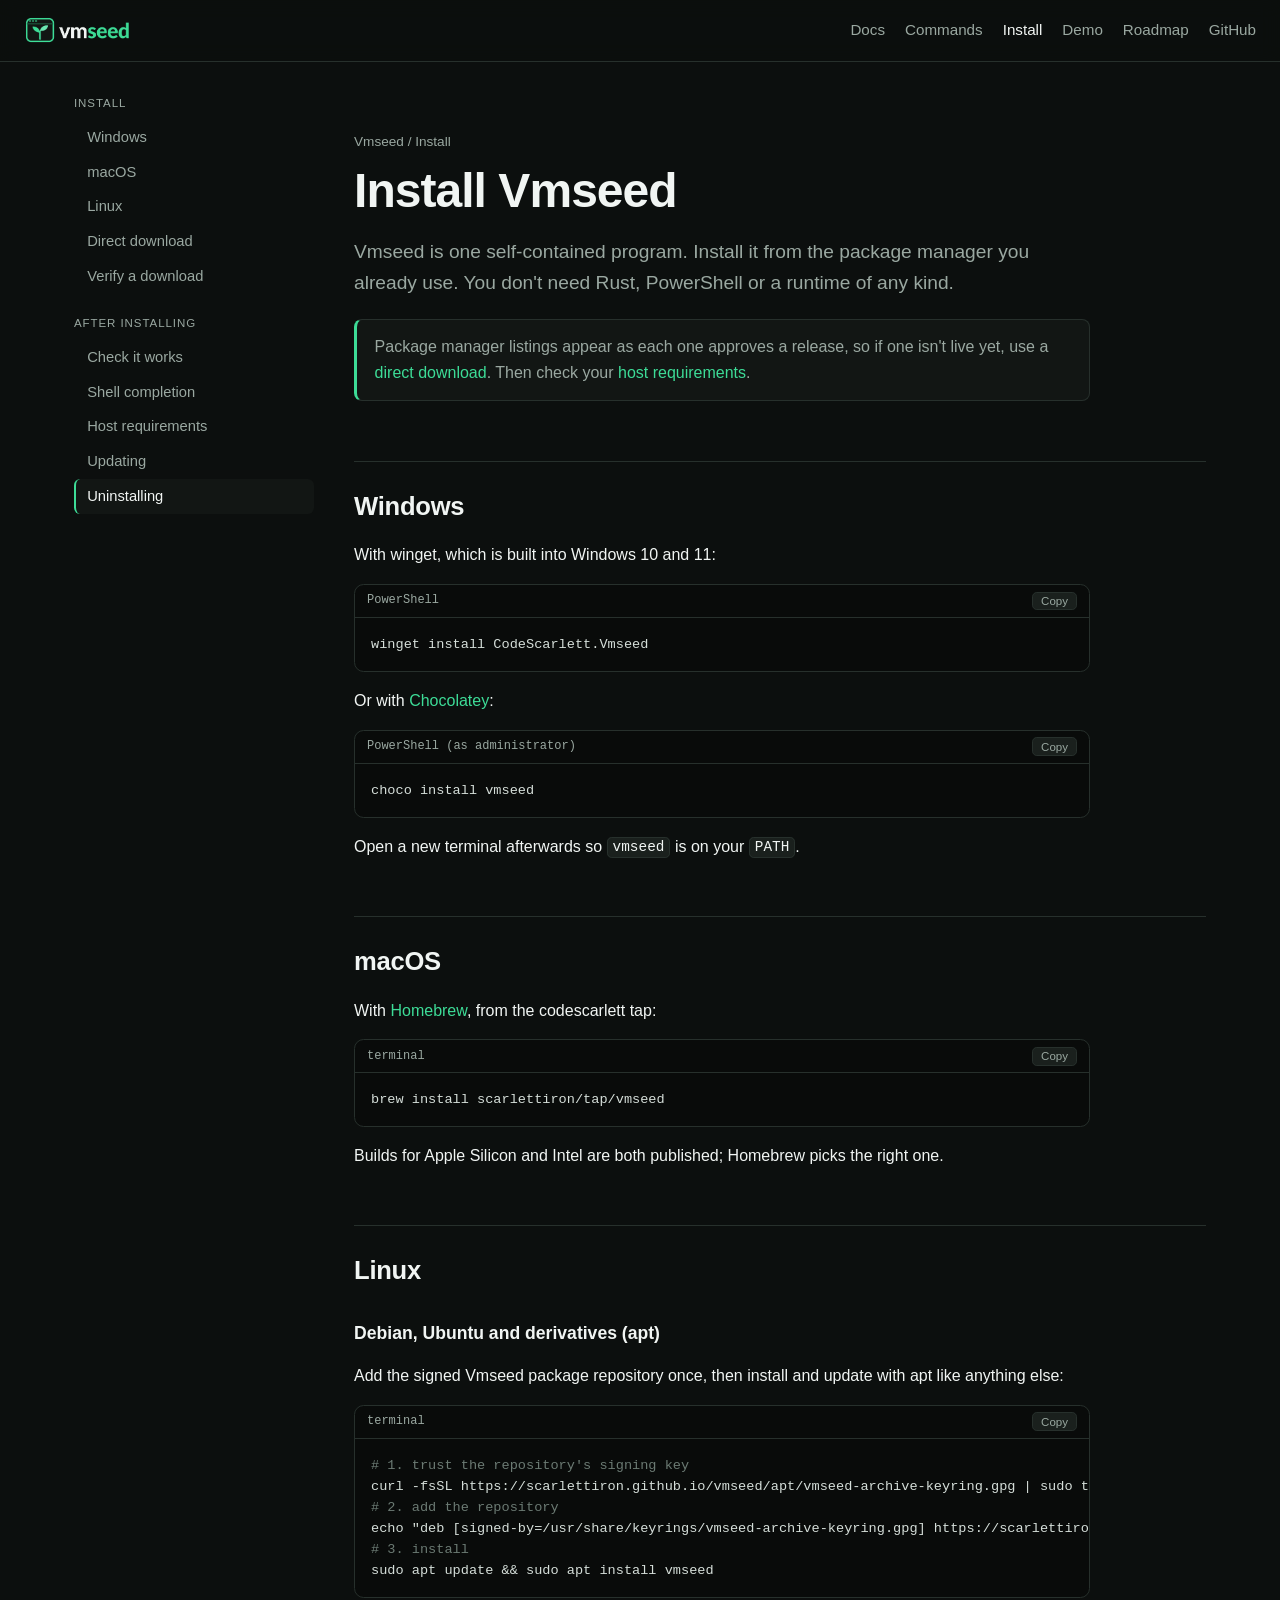
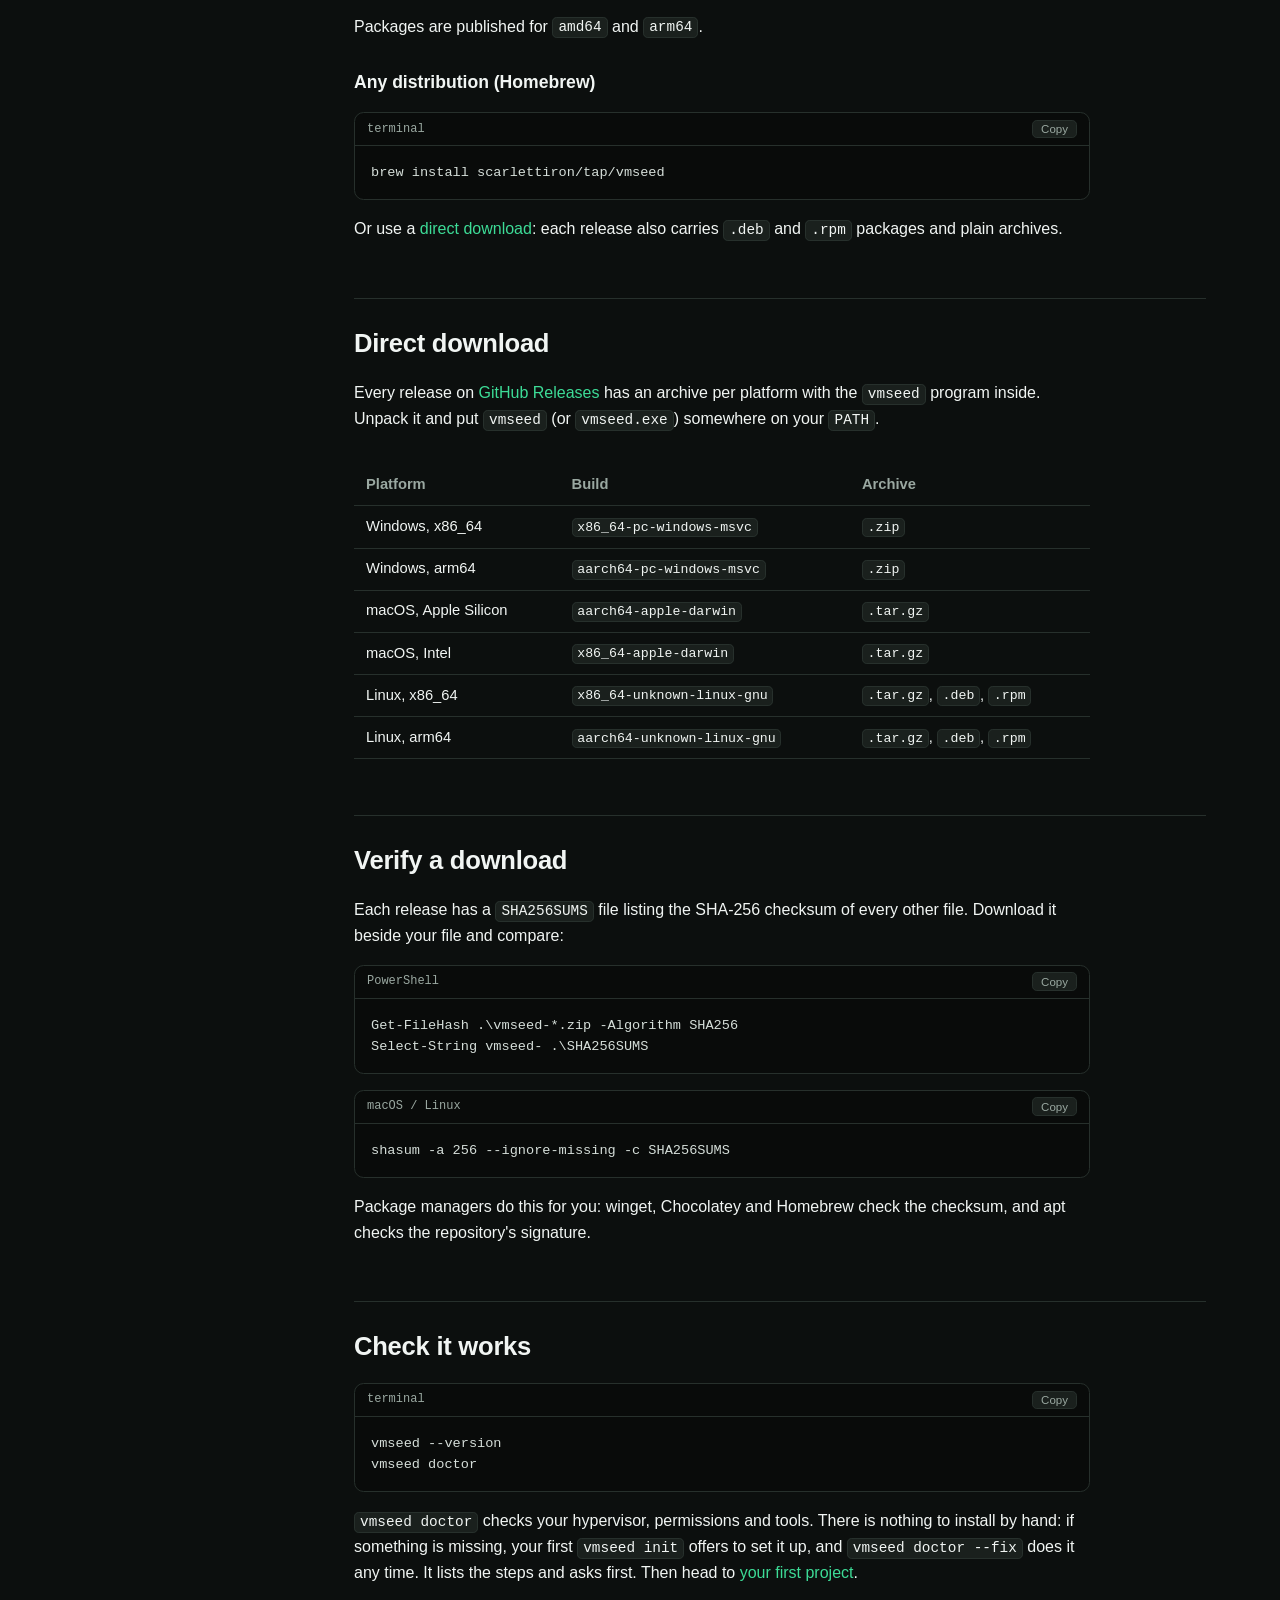
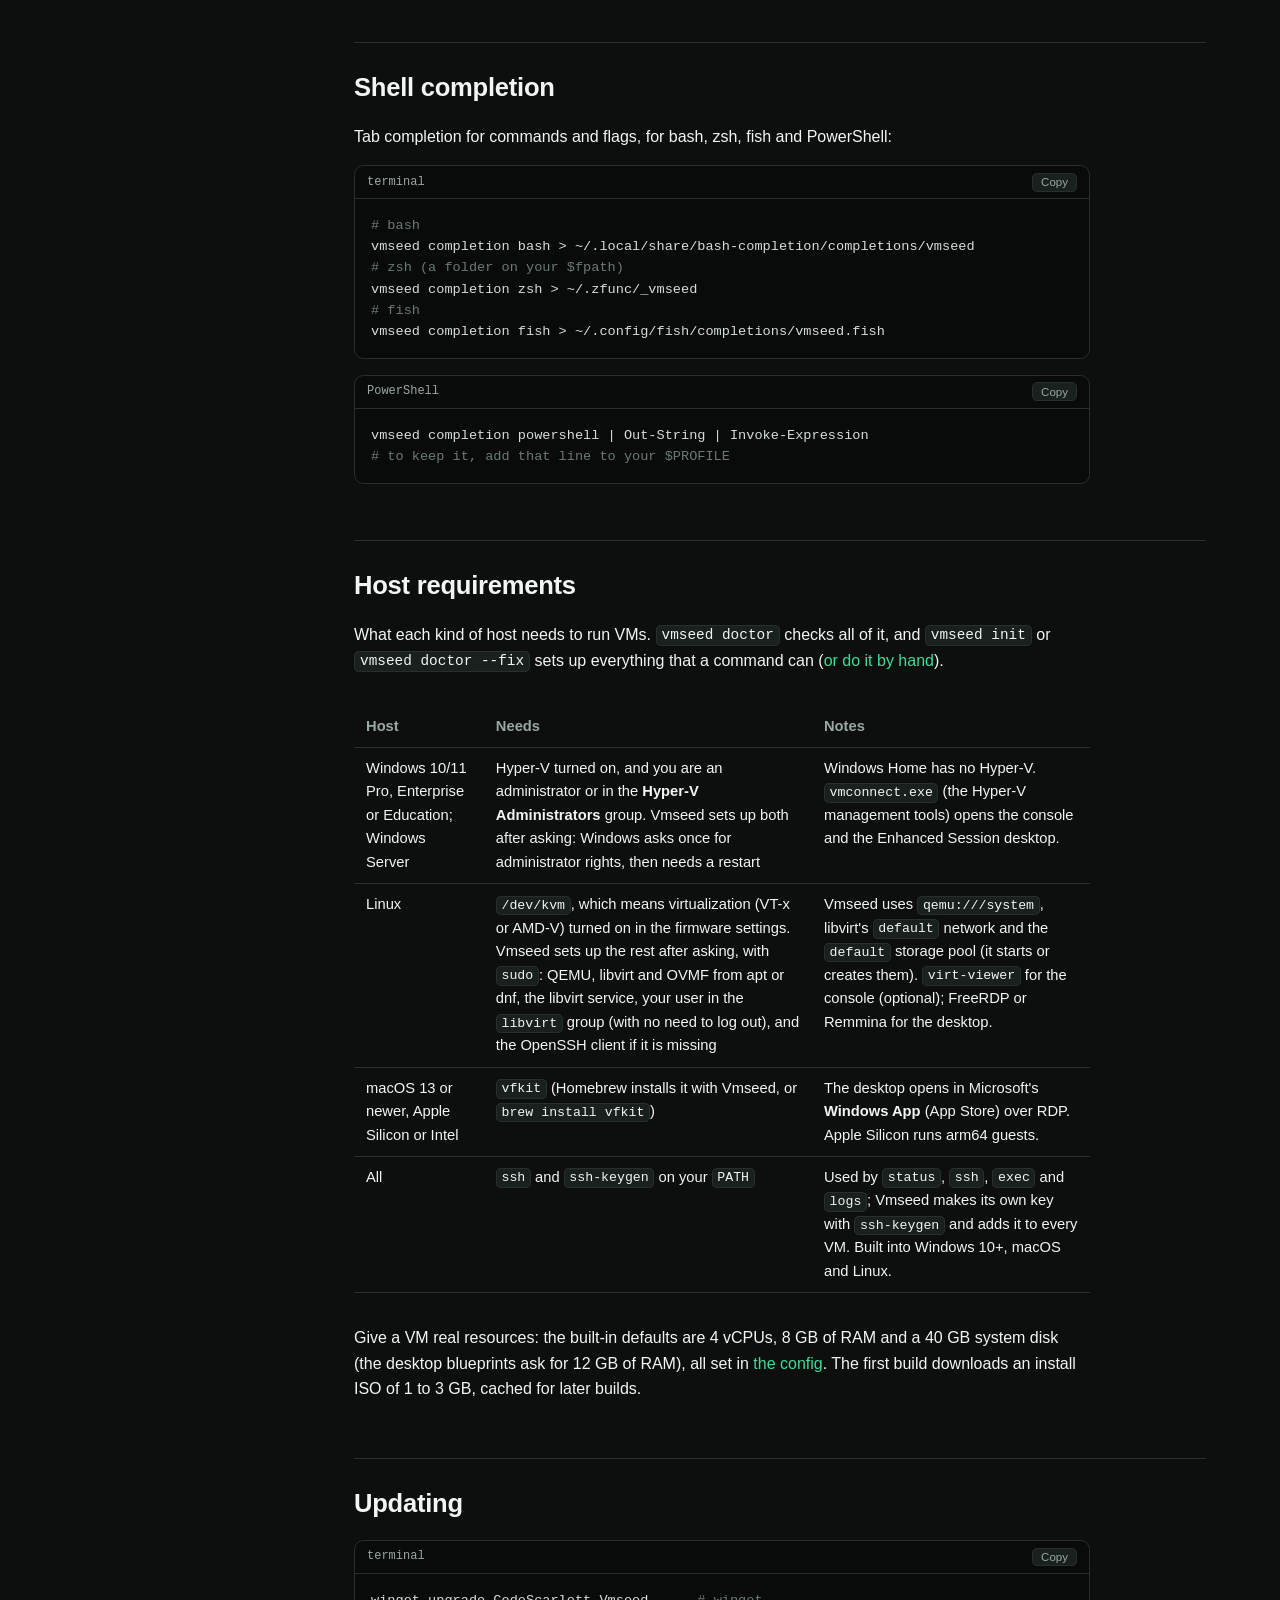
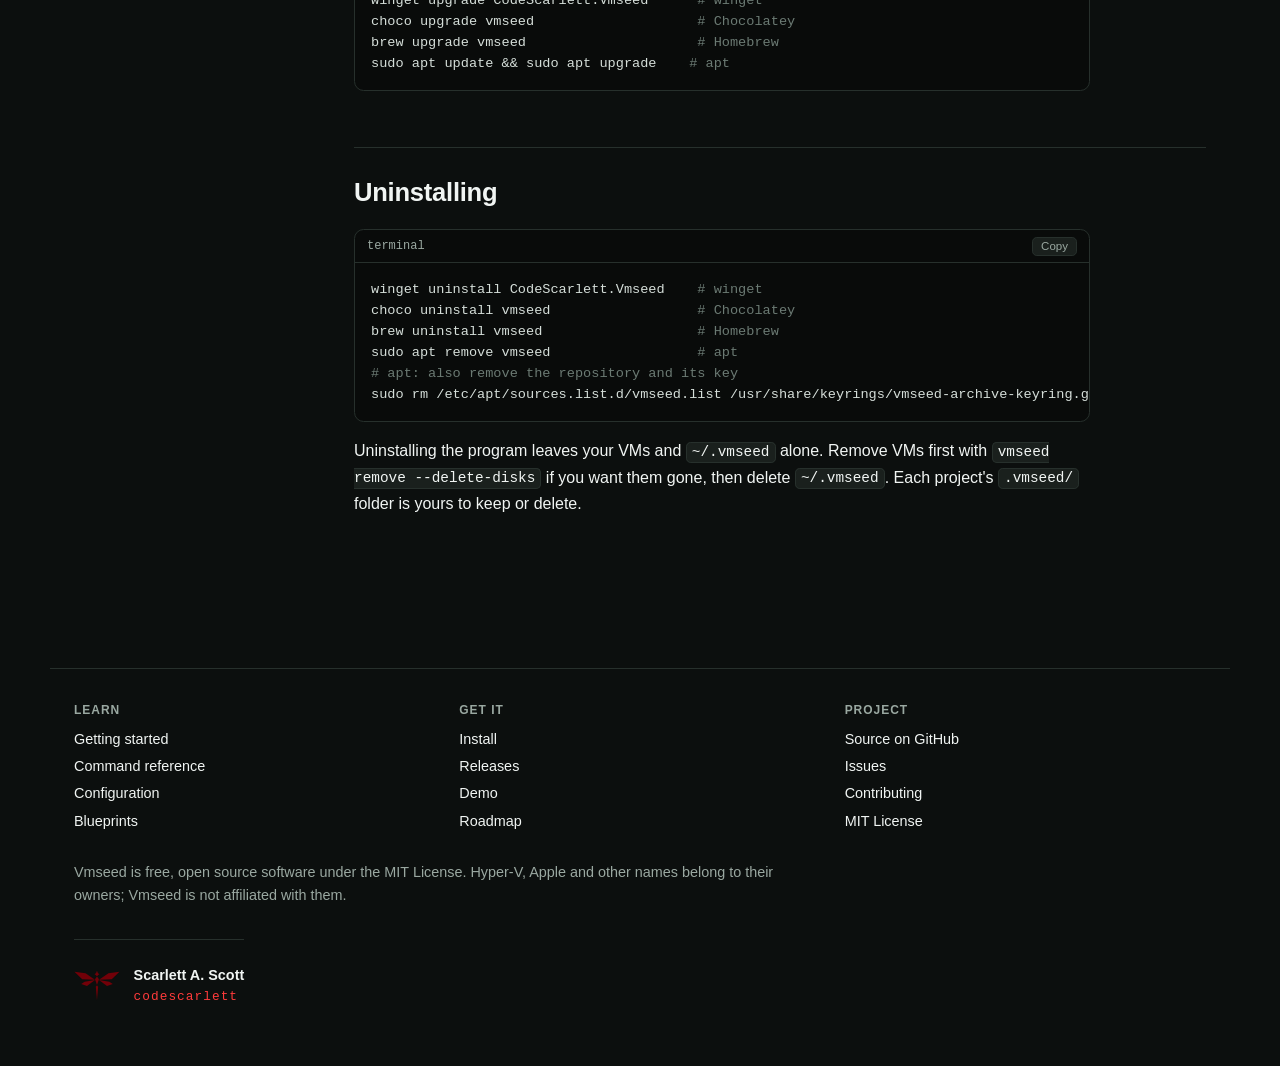
<file: site/install/index.html>
<!DOCTYPE html>
<!--
  Vmseed
  Licensed under the MIT License. See the LICENSE file in the project root.
  Copyright (c) 2026 Scarlett A. Scott (codescarlett)

  Contributors:
  Scarlett A. Scott (codescarlett)
-->
<html lang="en">
  <head>
    <meta charset="utf-8" />
    <meta name="viewport" content="width=device-width, initial-scale=1" />
    <title>Install Vmseed — winget, Chocolatey, Homebrew, apt and downloads</title>
    <meta name="description" content="Install Vmseed with winget, Chocolatey, Homebrew or apt, or download it from GitHub Releases. Checksums, shell completion, uninstalling, and what each host needs." />
    <meta name="robots" content="index, follow" />
    <meta name="author" content="Scarlett A. Scott (codescarlett)" />
    <meta name="creator" content="Scarlett A. Scott (codescarlett)" />
    <meta name="publisher" content="codescarlett" />
    <meta name="theme-color" content="#0c0f0e" />
    <link rel="author" href="https://codescarlett.com" />
    <link rel="canonical" href="https://scarlettiron.github.io/vmseed/install/" />

    <link rel="icon" href="../theme/logo/favicon.svg" type="image/svg+xml" />
    <link rel="icon" type="image/png" sizes="32x32" href="../theme/logo/favicon-32.png" />
    <link rel="apple-touch-icon" href="../theme/logo/apple-touch-icon.png" />

    <meta property="og:type" content="website" />
    <meta property="og:site_name" content="Vmseed" />
    <meta property="og:locale" content="en_US" />
    <meta property="og:url" content="https://scarlettiron.github.io/vmseed/install/" />
    <meta property="og:title" content="Install Vmseed — winget, Chocolatey, Homebrew, apt and downloads" />
    <meta property="og:description" content="Install Vmseed with winget, Chocolatey, Homebrew or apt, or download it from GitHub Releases. Checksums, shell completion, uninstalling, and what each host needs." />
    <meta property="og:image" content="https://scarlettiron.github.io/vmseed/theme/logo/og-image.png" />
    <meta property="og:image:width" content="1200" />
    <meta property="og:image:height" content="630" />
    <meta property="og:image:alt" content="Vmseed: reproducible dev VMs from one YAML file" />

    <meta name="twitter:card" content="summary_large_image" />
    <meta name="twitter:title" content="Install Vmseed — winget, Chocolatey, Homebrew, apt and downloads" />
    <meta name="twitter:description" content="Install Vmseed with winget, Chocolatey, Homebrew or apt, or download it from GitHub Releases. Checksums, shell completion, uninstalling, and what each host needs." />
    <meta name="twitter:image" content="https://scarlettiron.github.io/vmseed/theme/logo/og-image.png" />
    <meta name="twitter:image:alt" content="Vmseed: reproducible dev VMs from one YAML file" />

    <script type="application/ld+json">
      {
        "@context": "https://schema.org",
        "@type": "BreadcrumbList",
        "itemListElement": [
          {
            "@type": "ListItem",
            "position": 1,
            "name": "Vmseed",
            "item": "https://scarlettiron.github.io/vmseed/"
          },
          {
            "@type": "ListItem",
            "position": 2,
            "name": "Install",
            "item": "https://scarlettiron.github.io/vmseed/install/"
          }
        ]
      }
    </script>
    <script type="application/ld+json">
      {
        "@context": "https://schema.org",
        "@type": "TechArticle",
        "headline": "Install Vmseed",
        "description": "Install Vmseed with winget, Chocolatey, Homebrew or apt, or download it from GitHub Releases. Checksums, shell completion, uninstalling, and what each host needs.",
        "url": "https://scarlettiron.github.io/vmseed/install/",
        "inLanguage": "en",
        "dateModified": "2026-10-13",
        "image": "https://scarlettiron.github.io/vmseed/theme/logo/og-image.png",
        "isPartOf": {
          "@type": "WebSite",
          "name": "Vmseed",
          "url": "https://scarlettiron.github.io/vmseed/"
        },
        "about": {
          "@type": "SoftwareApplication",
          "name": "Vmseed",
          "url": "https://scarlettiron.github.io/vmseed/"
        },
        "author": {
          "@type": "Person",
          "name": "Scarlett A. Scott",
          "alternateName": [
            "codescarlett",
            "scarlettiron"
          ],
          "url": "https://codescarlett.com",
          "sameAs": [
            "https://github.com/scarlettiron",
            "https://www.linkedin.com/in/scarlett-scott-9980a5bb"
          ]
        },
        "publisher": {
          "@type": "Person",
          "name": "Scarlett A. Scott",
          "alternateName": [
            "codescarlett",
            "scarlettiron"
          ],
          "url": "https://codescarlett.com",
          "sameAs": [
            "https://github.com/scarlettiron",
            "https://www.linkedin.com/in/scarlett-scott-9980a5bb"
          ]
        }
      }
    </script>
    <link rel="stylesheet" href="../theme/site.css" />
    <link rel="stylesheet" href="../theme/docs.css" />
  </head>
  <body>
    <a class="skip-link" href="#content">Skip to content</a>
    <header class="site">
      <a class="brand" href="../" aria-label="Vmseed home">
        <img src="../theme/logo/wordmark-header.png" alt="Vmseed" width="327" height="96" />
      </a>
      <nav class="links" aria-label="Main">
        <a href="../docs/">Docs</a>
        <a class="hide-sm" href="../commands/">Commands</a>
        <a href="../install/" aria-current="page">Install</a>
        <a class="hide-sm" href="../demo/">Demo</a>
        <a class="hide-sm" href="../roadmap/">Roadmap</a>
        <a href="https://github.com/scarlettiron/vmseed">GitHub</a>
      </nav>
    </header>

    <div class="layout" id="content">
      <nav class="side" aria-label="On this page">
        <div class="group">Install</div>
        <a href="#windows">Windows</a>
        <a href="#macos">macOS</a>
        <a href="#linux">Linux</a>
        <a href="#download">Direct download</a>
        <a href="#verify">Verify a download</a>
        <div class="group">After installing</div>
        <a href="#check">Check it works</a>
        <a href="#completion">Shell completion</a>
        <a href="#requirements">Host requirements</a>
        <a href="#update">Updating</a>
        <a href="#uninstall">Uninstalling</a>
      </nav>

      <main>
        <section id="overview" aria-labelledby="install-title">
          <p class="crumbs"><a href="../">Vmseed</a> / Install</p>
          <h1 id="install-title">Install Vmseed</h1>
          <p class="lede">Vmseed is one self-contained program. Install it from the package manager you
            already use. You don't need Rust, PowerShell or a runtime of any kind.</p>
          <p class="callout">Package manager listings appear as each one approves a release, so if one
            isn't live yet, use a <a href="#download">direct download</a>. Then check your
            <a href="#requirements">host requirements</a>.</p>
        </section>

        <section id="windows" aria-labelledby="windows-title">
          <h2 id="windows-title">Windows</h2>
          <p>With winget, which is built into Windows 10 and 11:</p>
          <div class="code">
            <div class="bar"><span>PowerShell</span><button class="copy" type="button">Copy</button></div>
            <pre>winget install CodeScarlett.Vmseed</pre>
          </div>
          <p>Or with <a href="https://chocolatey.org">Chocolatey</a>:</p>
          <div class="code">
            <div class="bar"><span>PowerShell (as administrator)</span><button class="copy" type="button">Copy</button></div>
            <pre>choco install vmseed</pre>
          </div>
          <p>Open a new terminal afterwards so <code>vmseed</code> is on your <code>PATH</code>.</p>
        </section>

        <section id="macos" aria-labelledby="macos-title">
          <h2 id="macos-title">macOS</h2>
          <p>With <a href="https://brew.sh">Homebrew</a>, from the codescarlett tap:</p>
          <div class="code">
            <div class="bar"><span>terminal</span><button class="copy" type="button">Copy</button></div>
            <pre>brew install scarlettiron/tap/vmseed</pre>
          </div>
          <p>Builds for Apple Silicon and Intel are both published; Homebrew picks the right one.</p>
        </section>

        <section id="linux" aria-labelledby="linux-title">
          <h2 id="linux-title">Linux</h2>
          <h3>Debian, Ubuntu and derivatives (apt)</h3>
          <p>Add the signed Vmseed package repository once, then install and update with apt like
            anything else:</p>
          <div class="code">
            <div class="bar"><span>terminal</span><button class="copy" type="button">Copy</button></div>
            <pre><span class="tok-c"># 1. trust the repository's signing key</span>
curl -fsSL https://scarlettiron.github.io/vmseed/apt/vmseed-archive-keyring.gpg | sudo tee /usr/share/keyrings/vmseed-archive-keyring.gpg &gt;/dev/null
<span class="tok-c"># 2. add the repository</span>
echo "deb [signed-by=/usr/share/keyrings/vmseed-archive-keyring.gpg] https://scarlettiron.github.io/vmseed/apt stable main" | sudo tee /etc/apt/sources.list.d/vmseed.list
<span class="tok-c"># 3. install</span>
sudo apt update &amp;&amp; sudo apt install vmseed</pre>
          </div>
          <p>Packages are published for <code>amd64</code> and <code>arm64</code>.</p>
          <h3>Any distribution (Homebrew)</h3>
          <div class="code">
            <div class="bar"><span>terminal</span><button class="copy" type="button">Copy</button></div>
            <pre>brew install scarlettiron/tap/vmseed</pre>
          </div>
          <p>Or use a <a href="#download">direct download</a>: each release also carries <code>.deb</code>
            and <code>.rpm</code> packages and plain archives.</p>
        </section>

        <section id="download" aria-labelledby="download-title">
          <h2 id="download-title">Direct download</h2>
          <p>Every release on <a href="https://github.com/scarlettiron/vmseed/releases">GitHub Releases</a>
            has an archive per platform with the <code>vmseed</code> program inside. Unpack it and put
            <code>vmseed</code> (or <code>vmseed.exe</code>) somewhere on your <code>PATH</code>.</p>
          <div class="table-wrap">
            <table>
              <thead><tr><th scope="col">Platform</th><th scope="col">Build</th><th scope="col">Archive</th></tr></thead>
              <tbody>
                <tr><td>Windows, x86_64</td><td><code>x86_64-pc-windows-msvc</code></td><td><code>.zip</code></td></tr>
                <tr><td>Windows, arm64</td><td><code>aarch64-pc-windows-msvc</code></td><td><code>.zip</code></td></tr>
                <tr><td>macOS, Apple Silicon</td><td><code>aarch64-apple-darwin</code></td><td><code>.tar.gz</code></td></tr>
                <tr><td>macOS, Intel</td><td><code>x86_64-apple-darwin</code></td><td><code>.tar.gz</code></td></tr>
                <tr><td>Linux, x86_64</td><td><code>x86_64-unknown-linux-gnu</code></td><td><code>.tar.gz</code>, <code>.deb</code>, <code>.rpm</code></td></tr>
                <tr><td>Linux, arm64</td><td><code>aarch64-unknown-linux-gnu</code></td><td><code>.tar.gz</code>, <code>.deb</code>, <code>.rpm</code></td></tr>
              </tbody>
            </table>
          </div>
        </section>

        <section id="verify" aria-labelledby="verify-title">
          <h2 id="verify-title">Verify a download</h2>
          <p>Each release has a <code>SHA256SUMS</code> file listing the SHA-256 checksum of every other
            file. Download it beside your file and compare:</p>
          <div class="code">
            <div class="bar"><span>PowerShell</span><button class="copy" type="button">Copy</button></div>
            <pre>Get-FileHash .\vmseed-*.zip -Algorithm SHA256
Select-String vmseed- .\SHA256SUMS</pre>
          </div>
          <div class="code">
            <div class="bar"><span>macOS / Linux</span><button class="copy" type="button">Copy</button></div>
            <pre>shasum -a 256 --ignore-missing -c SHA256SUMS</pre>
          </div>
          <p>Package managers do this for you: winget, Chocolatey and Homebrew check the checksum, and apt
            checks the repository's signature.</p>
        </section>

        <section id="check" aria-labelledby="check-title">
          <h2 id="check-title">Check it works</h2>
          <div class="code">
            <div class="bar"><span>terminal</span><button class="copy" type="button">Copy</button></div>
            <pre>vmseed --version
vmseed doctor</pre>
          </div>
          <p><code>vmseed doctor</code> checks your hypervisor, permissions and tools. There is nothing to
            install by hand: if something is missing, your first <code>vmseed init</code> offers to set it up,
            and <code>vmseed doctor --fix</code> does it any time. It lists the steps and asks first. Then head
            to <a href="../docs/#first-project">your first project</a>.</p>
        </section>

        <section id="completion" aria-labelledby="completion-title">
          <h2 id="completion-title">Shell completion</h2>
          <p>Tab completion for commands and flags, for bash, zsh, fish and PowerShell:</p>
          <div class="code">
            <div class="bar"><span>terminal</span><button class="copy" type="button">Copy</button></div>
            <pre><span class="tok-c"># bash</span>
vmseed completion bash &gt; ~/.local/share/bash-completion/completions/vmseed
<span class="tok-c"># zsh (a folder on your $fpath)</span>
vmseed completion zsh &gt; ~/.zfunc/_vmseed
<span class="tok-c"># fish</span>
vmseed completion fish &gt; ~/.config/fish/completions/vmseed.fish</pre>
          </div>
          <div class="code">
            <div class="bar"><span>PowerShell</span><button class="copy" type="button">Copy</button></div>
            <pre>vmseed completion powershell | Out-String | Invoke-Expression
<span class="tok-c"># to keep it, add that line to your $PROFILE</span></pre>
          </div>
        </section>

        <section id="requirements" aria-labelledby="req-title">
          <h2 id="req-title">Host requirements</h2>
          <p>What each kind of host needs to run VMs. <code>vmseed doctor</code> checks all of it, and
            <code>vmseed init</code> or <code>vmseed doctor --fix</code> sets up everything that a command can
            (<a href="https://github.com/scarlettiron/vmseed/blob/main/docs/troubleshooting.md#setting-up-by-hand">or do it by hand</a>).</p>
          <div class="table-wrap">
            <table>
              <thead><tr><th scope="col">Host</th><th scope="col">Needs</th><th scope="col">Notes</th></tr></thead>
              <tbody>
                <tr>
                  <td>Windows 10/11 Pro, Enterprise or Education; Windows Server</td>
                  <td>Hyper-V turned on, and you are an administrator or in the <strong>Hyper-V Administrators</strong> group.
                    Vmseed sets up both after asking: Windows asks once for administrator rights, then needs a restart</td>
                  <td>Windows Home has no Hyper-V. <code>vmconnect.exe</code> (the Hyper-V management tools) opens the console and the Enhanced Session desktop.</td>
                </tr>
                <tr>
                  <td>Linux</td>
                  <td><code>/dev/kvm</code>, which means virtualization (VT-x or AMD-V) turned on in the firmware settings.
                    Vmseed sets up the rest after asking, with <code>sudo</code>: QEMU, libvirt and OVMF from apt or dnf,
                    the libvirt service, your user in the <code>libvirt</code> group (with no need to log out), and the OpenSSH client if it is missing</td>
                  <td>Vmseed uses <code>qemu:///system</code>, libvirt's <code>default</code> network and the <code>default</code> storage pool (it starts or creates them).
                    <code>virt-viewer</code> for the console (optional); FreeRDP or Remmina for the desktop.</td>
                </tr>
                <tr>
                  <td>macOS 13 or newer, Apple Silicon or Intel</td>
                  <td><code>vfkit</code> (Homebrew installs it with Vmseed, or <code>brew install vfkit</code>)</td>
                  <td>The desktop opens in Microsoft's <strong>Windows App</strong> (App Store) over RDP. Apple Silicon runs arm64 guests.</td>
                </tr>
                <tr>
                  <td>All</td>
                  <td><code>ssh</code> and <code>ssh-keygen</code> on your <code>PATH</code></td>
                  <td>Used by <code>status</code>, <code>ssh</code>, <code>exec</code> and <code>logs</code>; Vmseed makes its own key with <code>ssh-keygen</code> and adds it to every VM. Built into Windows 10+, macOS and Linux.</td>
                </tr>
              </tbody>
            </table>
          </div>
          <p>Give a VM real resources: the built-in defaults are 4 vCPUs, 8 GB of RAM and a 40 GB system disk
            (the desktop blueprints ask for 12 GB of RAM), all set in <a href="../configuration/">the config</a>.
            The first build downloads an install ISO of 1 to 3 GB, cached for later builds.</p>
        </section>

        <section id="update" aria-labelledby="update-title">
          <h2 id="update-title">Updating</h2>
          <div class="code">
            <div class="bar"><span>terminal</span><button class="copy" type="button">Copy</button></div>
            <pre>winget upgrade CodeScarlett.Vmseed      <span class="tok-c"># winget</span>
choco upgrade vmseed                    <span class="tok-c"># Chocolatey</span>
brew upgrade vmseed                     <span class="tok-c"># Homebrew</span>
sudo apt update &amp;&amp; sudo apt upgrade    <span class="tok-c"># apt</span></pre>
          </div>
        </section>

        <section id="uninstall" aria-labelledby="uninstall-title">
          <h2 id="uninstall-title">Uninstalling</h2>
          <div class="code">
            <div class="bar"><span>terminal</span><button class="copy" type="button">Copy</button></div>
            <pre>winget uninstall CodeScarlett.Vmseed    <span class="tok-c"># winget</span>
choco uninstall vmseed                  <span class="tok-c"># Chocolatey</span>
brew uninstall vmseed                   <span class="tok-c"># Homebrew</span>
sudo apt remove vmseed                  <span class="tok-c"># apt</span>
<span class="tok-c"># apt: also remove the repository and its key</span>
sudo rm /etc/apt/sources.list.d/vmseed.list /usr/share/keyrings/vmseed-archive-keyring.gpg</pre>
          </div>
          <p>Uninstalling the program leaves your VMs and <code>~/.vmseed</code> alone. Remove VMs first
            with <code>vmseed remove --delete-disks</code> if you want them gone, then delete
            <code>~/.vmseed</code>. Each project's <code>.vmseed/</code> folder is yours to keep or delete.</p>
        </section>
      </main>
    </div>

    <footer>
      <div class="sitelinks">
        <div>
          <h2>Learn</h2>
          <ul>
            <li><a href="../docs/">Getting started</a></li>
            <li><a href="../commands/">Command reference</a></li>
            <li><a href="../configuration/">Configuration</a></li>
            <li><a href="../blueprints/">Blueprints</a></li>
          </ul>
        </div>
        <div>
          <h2>Get it</h2>
          <ul>
            <li><a href="../install/">Install</a></li>
            <li><a href="https://github.com/scarlettiron/vmseed/releases">Releases</a></li>
            <li><a href="../demo/">Demo</a></li>
            <li><a href="../roadmap/">Roadmap</a></li>
          </ul>
        </div>
        <div>
          <h2>Project</h2>
          <ul>
            <li><a href="https://github.com/scarlettiron/vmseed">Source on GitHub</a></li>
            <li><a href="https://github.com/scarlettiron/vmseed/issues">Issues</a></li>
            <li><a href="https://github.com/scarlettiron/vmseed/blob/main/CONTRIBUTING.md">Contributing</a></li>
            <li><a href="https://github.com/scarlettiron/vmseed/blob/main/LICENSE">MIT License</a></li>
          </ul>
        </div>
      </div>
      <p>Vmseed is free, open source software under the MIT License. Hyper-V, Apple and other names
        belong to their owners; Vmseed is not affiliated with them.</p>
      <!--Author signature, always the last thing on the page.-->
      <a class="made-by" href="https://codescarlett.com" rel="author">
        <img src="../theme/logo/codescarlett-dragonfly.svg" alt="" width="46" height="31" />
        <span><strong>Scarlett A. Scott</strong><span class="handle">codescarlett</span></span>
      </a>
    </footer>
    <script src="../theme/site.js"></script>
  </body>
</html>
</file>
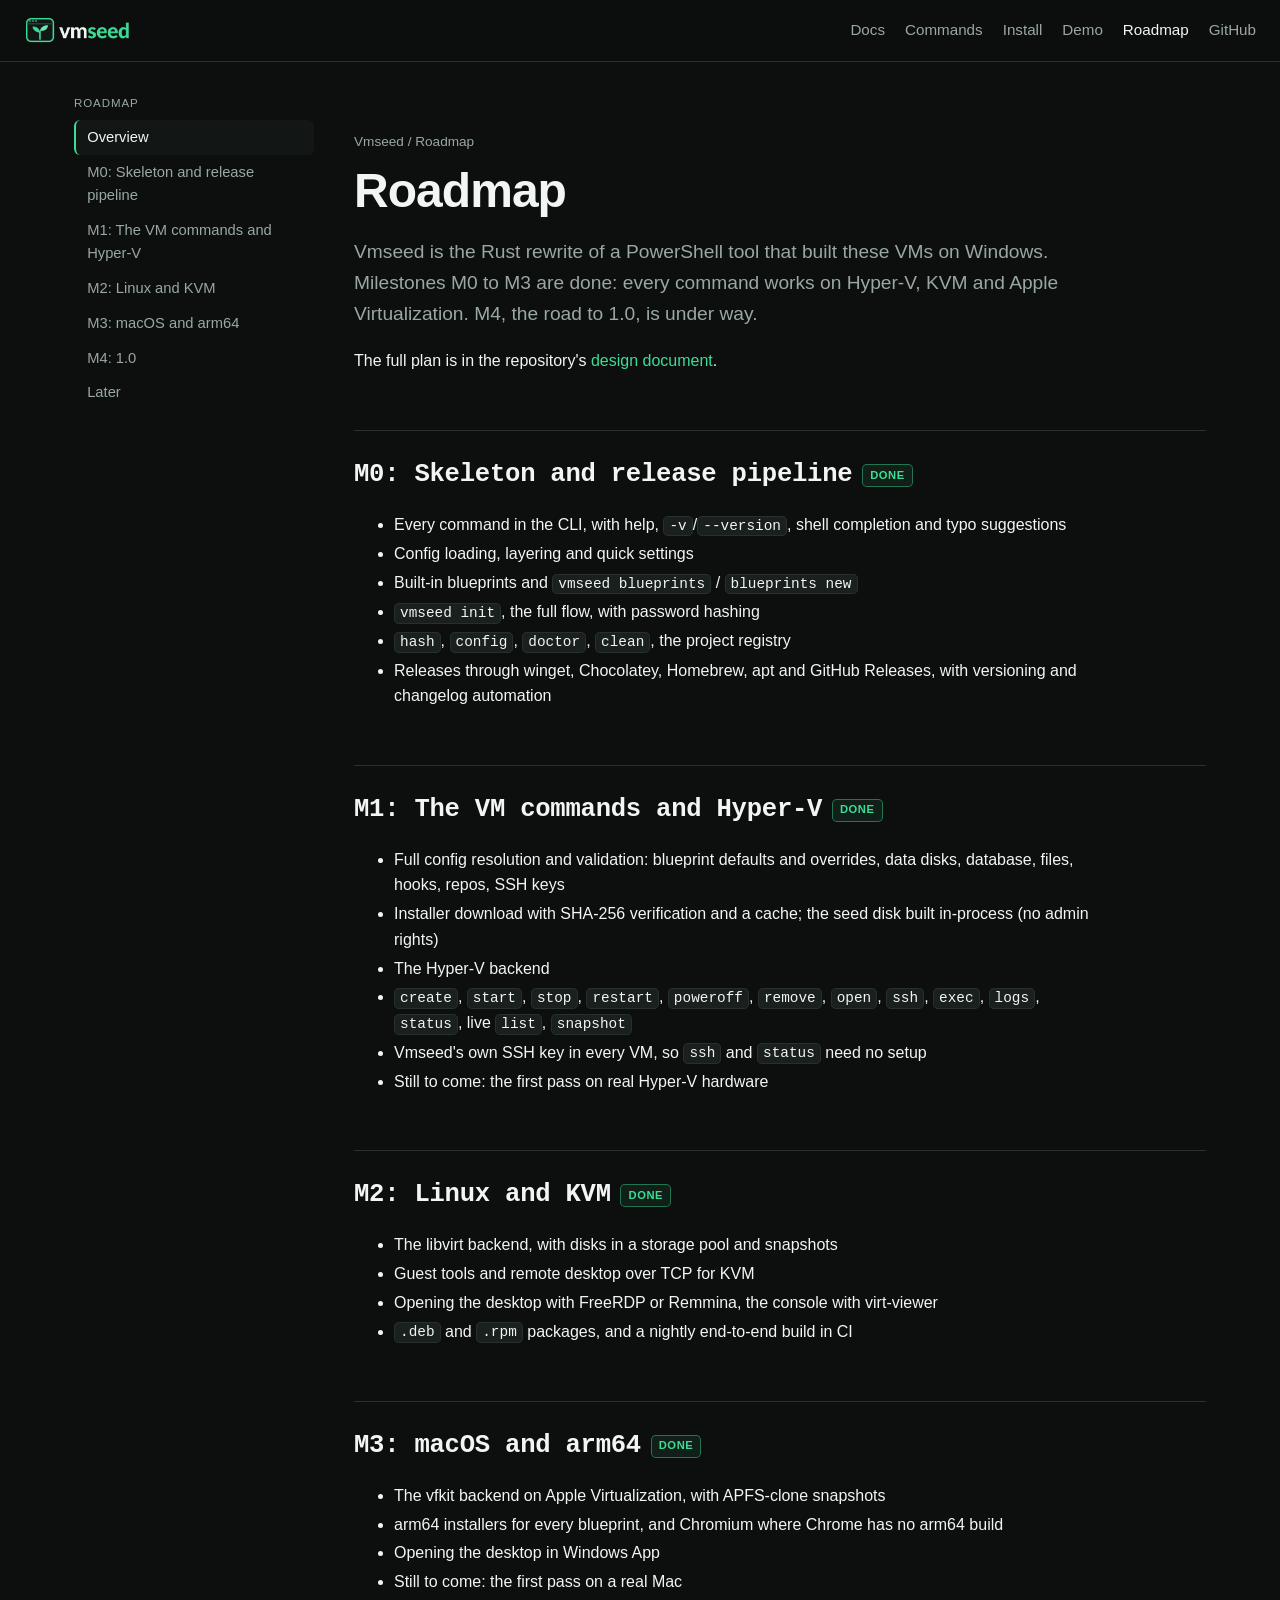
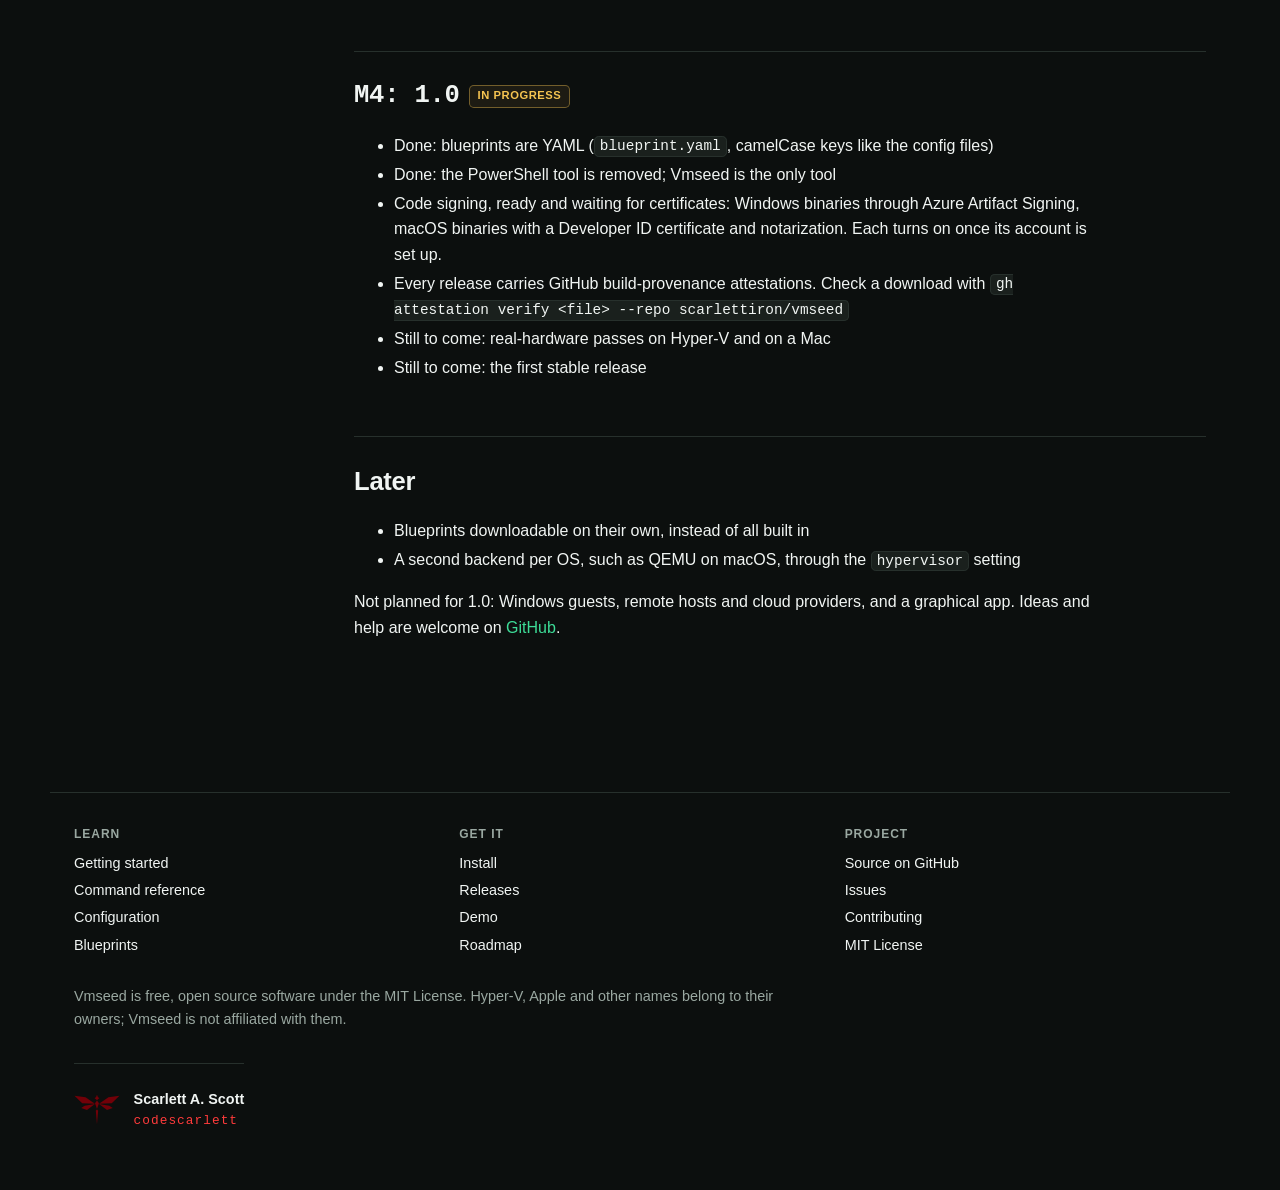
<file: site/roadmap/index.html>
<!DOCTYPE html>
<!--
  Vmseed
  Licensed under the MIT License. See the LICENSE file in the project root.
  Copyright (c) 2026 Scarlett A. Scott (codescarlett)

  Contributors:
  Scarlett A. Scott (codescarlett)
-->
<html lang="en">
  <head>
    <meta charset="utf-8" />
    <meta name="viewport" content="width=device-width, initial-scale=1" />
    <title>Vmseed roadmap — the road to 1.0</title>
    <meta name="description" content="The Vmseed roadmap: what shipped in each milestone, from the CLI and release pipeline to Hyper-V, KVM and Apple Virtualization backends, and what 1.0 adds." />
    <meta name="robots" content="index, follow" />
    <meta name="author" content="Scarlett A. Scott (codescarlett)" />
    <meta name="creator" content="Scarlett A. Scott (codescarlett)" />
    <meta name="publisher" content="codescarlett" />
    <meta name="theme-color" content="#0c0f0e" />
    <link rel="author" href="https://codescarlett.com" />
    <link rel="canonical" href="https://scarlettiron.github.io/vmseed/roadmap/" />

    <link rel="icon" href="../theme/logo/favicon.svg" type="image/svg+xml" />
    <link rel="icon" type="image/png" sizes="32x32" href="../theme/logo/favicon-32.png" />
    <link rel="apple-touch-icon" href="../theme/logo/apple-touch-icon.png" />

    <meta property="og:type" content="website" />
    <meta property="og:site_name" content="Vmseed" />
    <meta property="og:locale" content="en_US" />
    <meta property="og:url" content="https://scarlettiron.github.io/vmseed/roadmap/" />
    <meta property="og:title" content="Vmseed roadmap — the road to 1.0" />
    <meta property="og:description" content="The Vmseed roadmap: what shipped in each milestone, from the CLI and release pipeline to Hyper-V, KVM and Apple Virtualization backends, and what 1.0 adds." />
    <meta property="og:image" content="https://scarlettiron.github.io/vmseed/theme/logo/og-image.png" />
    <meta property="og:image:width" content="1200" />
    <meta property="og:image:height" content="630" />
    <meta property="og:image:alt" content="Vmseed: reproducible dev VMs from one YAML file" />

    <meta name="twitter:card" content="summary_large_image" />
    <meta name="twitter:title" content="Vmseed roadmap — the road to 1.0" />
    <meta name="twitter:description" content="The Vmseed roadmap: what shipped in each milestone, from the CLI and release pipeline to Hyper-V, KVM and Apple Virtualization backends, and what 1.0 adds." />
    <meta name="twitter:image" content="https://scarlettiron.github.io/vmseed/theme/logo/og-image.png" />
    <meta name="twitter:image:alt" content="Vmseed: reproducible dev VMs from one YAML file" />

    <script type="application/ld+json">
      {
        "@context": "https://schema.org",
        "@type": "BreadcrumbList",
        "itemListElement": [
          {
            "@type": "ListItem",
            "position": 1,
            "name": "Vmseed",
            "item": "https://scarlettiron.github.io/vmseed/"
          },
          {
            "@type": "ListItem",
            "position": 2,
            "name": "Roadmap",
            "item": "https://scarlettiron.github.io/vmseed/roadmap/"
          }
        ]
      }
    </script>
    <script type="application/ld+json">
      {
        "@context": "https://schema.org",
        "@type": "TechArticle",
        "headline": "Vmseed roadmap",
        "description": "The Vmseed roadmap: what shipped in each milestone, from the CLI and release pipeline to Hyper-V, KVM and Apple Virtualization backends, and what 1.0 adds.",
        "url": "https://scarlettiron.github.io/vmseed/roadmap/",
        "inLanguage": "en",
        "dateModified": "2026-10-13",
        "image": "https://scarlettiron.github.io/vmseed/theme/logo/og-image.png",
        "isPartOf": {
          "@type": "WebSite",
          "name": "Vmseed",
          "url": "https://scarlettiron.github.io/vmseed/"
        },
        "about": {
          "@type": "SoftwareApplication",
          "name": "Vmseed",
          "url": "https://scarlettiron.github.io/vmseed/"
        },
        "author": {
          "@type": "Person",
          "name": "Scarlett A. Scott",
          "alternateName": [
            "codescarlett",
            "scarlettiron"
          ],
          "url": "https://codescarlett.com",
          "sameAs": [
            "https://github.com/scarlettiron",
            "https://www.linkedin.com/in/scarlett-scott-9980a5bb"
          ]
        },
        "publisher": {
          "@type": "Person",
          "name": "Scarlett A. Scott",
          "alternateName": [
            "codescarlett",
            "scarlettiron"
          ],
          "url": "https://codescarlett.com",
          "sameAs": [
            "https://github.com/scarlettiron",
            "https://www.linkedin.com/in/scarlett-scott-9980a5bb"
          ]
        }
      }
    </script>
    <link rel="stylesheet" href="../theme/site.css" />
    <link rel="stylesheet" href="../theme/docs.css" />
  </head>
  <body>
    <a class="skip-link" href="#content">Skip to content</a>
    <header class="site">
      <a class="brand" href="../" aria-label="Vmseed home">
        <img src="../theme/logo/wordmark-header.png" alt="Vmseed" width="327" height="96" />
      </a>
      <nav class="links" aria-label="Main">
        <a href="../docs/">Docs</a>
        <a class="hide-sm" href="../commands/">Commands</a>
        <a href="../install/">Install</a>
        <a class="hide-sm" href="../demo/">Demo</a>
        <a class="hide-sm" href="../roadmap/" aria-current="page">Roadmap</a>
        <a href="https://github.com/scarlettiron/vmseed">GitHub</a>
      </nav>
    </header>

    <div class="layout" id="content">
      <nav class="side" aria-label="Milestones">
        <div class="group">Roadmap</div>
        <a href="#overview">Overview</a>
        <a href="#m0">M0: Skeleton and release pipeline</a>
        <a href="#m1">M1: The VM commands and Hyper-V</a>
        <a href="#m2">M2: Linux and KVM</a>
        <a href="#m3">M3: macOS and arm64</a>
        <a href="#m4">M4: 1.0</a>
        <a href="#later">Later</a>
      </nav>

      <main>
        <section id="overview" aria-labelledby="roadmap-title">
          <p class="crumbs"><a href="../">Vmseed</a> / Roadmap</p>
          <h1 id="roadmap-title">Roadmap</h1>
          <p class="lede">Vmseed is the Rust rewrite of a PowerShell tool that built these VMs on Windows.
            Milestones M0 to M3 are done: every command works on Hyper-V, KVM and Apple Virtualization.
            M4, the road to 1.0, is under way.</p>
          <p>The full plan is in the repository's
            <a href="https://github.com/scarlettiron/vmseed/blob/main/docs/vmseed-design.md">design document</a>.</p>
        </section>

        <section id="m0" aria-labelledby="m0-title">
          <div class="cmd-head"><h2 id="m0-title">M0: Skeleton and release pipeline</h2> <span class="badge ok">done</span></div>
          <ul>
            <li>Every command in the CLI, with help, <code>-v</code>/<code>--version</code>, shell completion and typo suggestions</li>
            <li>Config loading, layering and quick settings</li>
            <li>Built-in blueprints and <code>vmseed blueprints</code> / <code>blueprints new</code></li>
            <li><code>vmseed init</code>, the full flow, with password hashing</li>
            <li><code>hash</code>, <code>config</code>, <code>doctor</code>, <code>clean</code>, the project registry</li>
            <li>Releases through winget, Chocolatey, Homebrew, apt and GitHub Releases, with versioning and changelog automation</li>
          </ul>
        </section>

        <section id="m1" aria-labelledby="m1-title">
          <div class="cmd-head"><h2 id="m1-title">M1: The VM commands and Hyper-V</h2> <span class="badge ok">done</span></div>
          <ul>
            <li>Full config resolution and validation: blueprint defaults and overrides, data disks, database, files, hooks, repos, SSH keys</li>
            <li>Installer download with SHA-256 verification and a cache; the seed disk built in-process (no admin rights)</li>
            <li>The Hyper-V backend</li>
            <li><code>create</code>, <code>start</code>, <code>stop</code>, <code>restart</code>, <code>poweroff</code>, <code>remove</code>,
              <code>open</code>, <code>ssh</code>, <code>exec</code>, <code>logs</code>, <code>status</code>, live <code>list</code>, <code>snapshot</code></li>
            <li>Vmseed's own SSH key in every VM, so <code>ssh</code> and <code>status</code> need no setup</li>
            <li>Still to come: the first pass on real Hyper-V hardware</li>
          </ul>
        </section>

        <section id="m2" aria-labelledby="m2-title">
          <div class="cmd-head"><h2 id="m2-title">M2: Linux and KVM</h2> <span class="badge ok">done</span></div>
          <ul>
            <li>The libvirt backend, with disks in a storage pool and snapshots</li>
            <li>Guest tools and remote desktop over TCP for KVM</li>
            <li>Opening the desktop with FreeRDP or Remmina, the console with virt-viewer</li>
            <li><code>.deb</code> and <code>.rpm</code> packages, and a nightly end-to-end build in CI</li>
          </ul>
        </section>

        <section id="m3" aria-labelledby="m3-title">
          <div class="cmd-head"><h2 id="m3-title">M3: macOS and arm64</h2> <span class="badge ok">done</span></div>
          <ul>
            <li>The vfkit backend on Apple Virtualization, with APFS-clone snapshots</li>
            <li>arm64 installers for every blueprint, and Chromium where Chrome has no arm64 build</li>
            <li>Opening the desktop in Windows App</li>
            <li>Still to come: the first pass on a real Mac</li>
          </ul>
        </section>

        <section id="m4" aria-labelledby="m4-title">
          <div class="cmd-head"><h2 id="m4-title">M4: 1.0</h2> <span class="badge planned">in progress</span></div>
          <ul>
            <li>Done: blueprints are YAML (<code>blueprint.yaml</code>, camelCase keys like the config files)</li>
            <li>Done: the PowerShell tool is removed; Vmseed is the only tool</li>
            <li>Code signing, ready and waiting for certificates: Windows binaries through Azure Artifact Signing,
              macOS binaries with a Developer ID certificate and notarization. Each turns on once its account is set up.</li>
            <li>Every release carries GitHub build-provenance attestations. Check a download with
              <code>gh attestation verify &lt;file&gt; --repo scarlettiron/vmseed</code></li>
            <li>Still to come: real-hardware passes on Hyper-V and on a Mac</li>
            <li>Still to come: the first stable release</li>
          </ul>
        </section>

        <section id="later" aria-labelledby="later-title">
          <h2 id="later-title">Later</h2>
          <ul>
            <li>Blueprints downloadable on their own, instead of all built in</li>
            <li>A second backend per OS, such as QEMU on macOS, through the <code>hypervisor</code> setting</li>
          </ul>
          <p>Not planned for 1.0: Windows guests, remote hosts and cloud providers, and a graphical app.
            Ideas and help are welcome on <a href="https://github.com/scarlettiron/vmseed/issues">GitHub</a>.</p>
        </section>
      </main>
    </div>

    <footer>
      <div class="sitelinks">
        <div>
          <h2>Learn</h2>
          <ul>
            <li><a href="../docs/">Getting started</a></li>
            <li><a href="../commands/">Command reference</a></li>
            <li><a href="../configuration/">Configuration</a></li>
            <li><a href="../blueprints/">Blueprints</a></li>
          </ul>
        </div>
        <div>
          <h2>Get it</h2>
          <ul>
            <li><a href="../install/">Install</a></li>
            <li><a href="https://github.com/scarlettiron/vmseed/releases">Releases</a></li>
            <li><a href="../demo/">Demo</a></li>
            <li><a href="../roadmap/">Roadmap</a></li>
          </ul>
        </div>
        <div>
          <h2>Project</h2>
          <ul>
            <li><a href="https://github.com/scarlettiron/vmseed">Source on GitHub</a></li>
            <li><a href="https://github.com/scarlettiron/vmseed/issues">Issues</a></li>
            <li><a href="https://github.com/scarlettiron/vmseed/blob/main/CONTRIBUTING.md">Contributing</a></li>
            <li><a href="https://github.com/scarlettiron/vmseed/blob/main/LICENSE">MIT License</a></li>
          </ul>
        </div>
      </div>
      <p>Vmseed is free, open source software under the MIT License. Hyper-V, Apple and other names
        belong to their owners; Vmseed is not affiliated with them.</p>
      <!--Author signature, always the last thing on the page.-->
      <a class="made-by" href="https://codescarlett.com" rel="author">
        <img src="../theme/logo/codescarlett-dragonfly.svg" alt="" width="46" height="31" />
        <span><strong>Scarlett A. Scott</strong><span class="handle">codescarlett</span></span>
      </a>
    </footer>
    <script src="../theme/site.js"></script>
  </body>
</html>
</file>
<file: site/theme/site.css>
/*Vmseed
  Licensed under the MIT License. See the LICENSE file in the project root.
  Copyright (c) 2026 Scarlett A. Scott (codescarlett)

  Contributors:
  Scarlett A. Scott (codescarlett)*/

/*Shared look for every page of the Vmseed site: the color tokens, base type, the
  top bar and footer, and the small content components (pills, buttons, badges,
  code blocks, tables, callouts, tabs, cards). Page layout lives in docs.css and
  the terminal demo lives in demo.css. See README.md in this folder for the
  markup each piece expects.*/

:root {
  --bg: #0c0f0e;
  --surface: #121614;
  --raised: #1a201d;
  --border: #27302c;
  --text: #f1f5f3;
  --muted: #9aa8a1;
  --primary: #3ddc97;
  --primary-hover: #6ae8b2;
  /*Text placed ON the mint color. Dark, because white on mint fails contrast.*/
  --on-primary: #04281a;
  --warning: #f5c451;
  --danger: #e5484d;
  --code-bg: #090b0a;
  --font: -apple-system, BlinkMacSystemFont, "Segoe UI", Roboto, Helvetica, Arial, sans-serif;
  --mono: "SFMono-Regular", ui-monospace, "JetBrains Mono", Menlo, Consolas, monospace;
  color-scheme: dark;
}

* {
  box-sizing: border-box;
}

html {
  scroll-behavior: smooth;
}

@media (prefers-reduced-motion: reduce) {
  html {
    scroll-behavior: auto;
  }
}

body {
  margin: 0;
  background: var(--bg);
  color: var(--text);
  font-family: var(--font);
  line-height: 1.6;
  -webkit-font-smoothing: antialiased;
}

a {
  color: var(--primary);
  text-decoration: none;
}

a:hover {
  color: var(--primary-hover);
  text-decoration: underline;
}

/*A visible ring for keyboard users on every focusable thing.*/
:focus-visible {
  outline: 2px solid var(--primary);
  outline-offset: 2px;
  border-radius: 0.25rem;
}

code {
  font-family: var(--mono);
  font-size: 0.9em;
  background: var(--raised);
  border: 1px solid var(--border);
  padding: 0.1em 0.35em;
  border-radius: 0.3rem;
}

/*Hidden until focused: lets keyboard users jump past the top bar.*/
.skip-link {
  position: absolute;
  left: 1rem;
  top: -3rem;
  z-index: 100;
  background: var(--primary);
  color: var(--on-primary);
  padding: 0.5rem 0.9rem;
  border-radius: 0.4rem;
  font-weight: 600;
}

.skip-link:focus {
  top: 0.75rem;
  color: var(--on-primary);
}

/* Top bar */
header.site {
  position: sticky;
  top: 0;
  z-index: 50;
  display: flex;
  align-items: center;
  justify-content: space-between;
  gap: 1rem;
  padding: 0.9rem 1.5rem;
  background: rgba(12, 15, 14, 0.85);
  backdrop-filter: blur(10px);
  border-bottom: 1px solid var(--border);
}

.brand {
  display: flex;
  align-items: center;
}

.brand:hover {
  text-decoration: none;
}

.brand img {
  display: block;
  height: 2rem;
  width: auto;
}

header.site .links {
  display: flex;
  gap: 1.25rem;
  align-items: center;
  font-size: 0.95rem;
}

header.site .links a {
  color: var(--muted);
}

header.site .links a:hover,
header.site .links a[aria-current="page"] {
  color: var(--text);
  text-decoration: none;
}

/* Pills, badges and buttons */
.pill-row {
  display: flex;
  flex-wrap: wrap;
  gap: 0.5rem;
  margin: 1.5rem 0;
}

.pill {
  font-size: 0.8rem;
  color: var(--muted);
  background: var(--surface);
  border: 1px solid var(--border);
  border-radius: 999px;
  padding: 0.3rem 0.8rem;
}

/*Small status labels, for example on the command reference.*/
.badge {
  display: inline-block;
  vertical-align: middle;
  font-size: 0.7rem;
  font-weight: 600;
  text-transform: uppercase;
  letter-spacing: 0.05em;
  padding: 0.1rem 0.45rem;
  border-radius: 0.3rem;
  border: 1px solid var(--border);
  color: var(--muted);
  white-space: nowrap;
}

.badge.ok {
  color: var(--primary);
  border-color: rgba(61, 220, 151, 0.45);
  background: rgba(61, 220, 151, 0.08);
}

.badge.planned {
  color: var(--warning);
  border-color: rgba(245, 196, 81, 0.4);
  background: rgba(245, 196, 81, 0.07);
}

.cta {
  display: inline-flex;
  align-items: center;
  gap: 0.4rem;
  background: var(--primary);
  color: var(--on-primary);
  font-weight: 600;
  padding: 0.6rem 1.1rem;
  border-radius: 0.5rem;
  margin-top: 0.5rem;
}

.cta:hover {
  background: var(--primary-hover);
  color: var(--on-primary);
  text-decoration: none;
}

/*A quieter button that sits next to a .cta.*/
.cta.ghost {
  background: transparent;
  color: var(--text);
  border: 1px solid var(--border);
}

.cta.ghost:hover {
  border-color: var(--primary);
  color: var(--text);
}

.cta-row {
  display: flex;
  flex-wrap: wrap;
  gap: 0.75rem;
  align-items: center;
}

/* Code blocks */
.code {
  position: relative;
  background: var(--code-bg);
  border: 1px solid var(--border);
  border-radius: 0.6rem;
  margin: 1rem 0;
  max-width: 46rem;
}

.code .bar {
  display: flex;
  align-items: center;
  justify-content: space-between;
  padding: 0.4rem 0.75rem;
  border-bottom: 1px solid var(--border);
  color: var(--muted);
  font-size: 0.75rem;
  font-family: var(--mono);
}

.code pre {
  margin: 0;
  padding: 1rem;
  overflow-x: auto;
  font-family: var(--mono);
  font-size: 0.85rem;
  line-height: 1.55;
  color: #d5ded9;
}

.code .copy {
  cursor: pointer;
  background: var(--raised);
  color: var(--muted);
  border: 1px solid var(--border);
  border-radius: 0.3rem;
  padding: 0.15rem 0.5rem;
  font-size: 0.72rem;
  font-family: var(--font);
}

.code .copy:hover {
  color: var(--text);
}

.tok-c {
  color: #6b7a73;
} /* comment */
.tok-k {
  color: #3ddc97;
} /* keyword or command */
.tok-s {
  color: #e6c07b;
} /* string */
.tok-f {
  color: #82aaff;
} /* function, type or flag */

/* Tables */
.table-wrap {
  max-width: 46rem;
  overflow-x: auto;
}

table {
  border-collapse: collapse;
  width: 100%;
  max-width: 46rem;
  margin: 1rem 0;
  font-size: 0.92rem;
}

th,
td {
  text-align: left;
  padding: 0.55rem 0.75rem;
  border-bottom: 1px solid var(--border);
  vertical-align: top;
}

th {
  color: var(--muted);
  font-weight: 600;
}

/* Callouts */
.callout {
  max-width: 46rem;
  border: 1px solid var(--border);
  border-left: 3px solid var(--primary);
  background: var(--surface);
  border-radius: 0.5rem;
  padding: 0.9rem 1.1rem;
  margin: 1.25rem 0;
  color: var(--muted);
}

.callout strong {
  color: var(--text);
}

/*A yellow callout for "not built yet" and other cautions.*/
.callout.warn {
  border-left-color: var(--warning);
}

/* Tabs, used for the install commands per operating system */
.tabs {
  max-width: 46rem;
  margin: 1rem 0;
}

.tabs [role="tablist"] {
  display: flex;
  gap: 0.25rem;
  border-bottom: 1px solid var(--border);
}

.tabs [role="tab"] {
  cursor: pointer;
  font: inherit;
  font-size: 0.92rem;
  color: var(--muted);
  background: transparent;
  border: none;
  border-bottom: 2px solid transparent;
  padding: 0.55rem 0.9rem;
  margin-bottom: -1px;
}

.tabs [role="tab"]:hover {
  color: var(--text);
}

.tabs [role="tab"][aria-selected="true"] {
  color: var(--text);
  border-bottom-color: var(--primary);
}

.tabs [role="tabpanel"][hidden] {
  display: none;
}

/* Cards, used for the feature grid and link lists */
.cards {
  display: grid;
  grid-template-columns: repeat(auto-fit, minmax(15rem, 1fr));
  gap: 1rem;
  margin: 1.5rem 0;
}

.card {
  background: var(--surface);
  border: 1px solid var(--border);
  border-radius: 0.75rem;
  padding: 1.1rem 1.2rem;
}

.card h3 {
  margin: 0 0 0.4rem;
  font-size: 1.02rem;
}

.card p {
  margin: 0;
  color: var(--muted);
  font-size: 0.93rem;
}

/*A whole card that is a link.*/
a.card {
  display: block;
  color: inherit;
}

a.card:hover {
  border-color: var(--primary);
  text-decoration: none;
}

/* Numbered steps, for "how it works" */
ol.steps {
  list-style: none;
  counter-reset: step;
  padding: 0;
  max-width: 46rem;
}

ol.steps li {
  counter-increment: step;
  position: relative;
  padding: 0 0 1.25rem 3rem;
}

ol.steps li::before {
  content: counter(step);
  position: absolute;
  left: 0;
  top: 0;
  width: 2rem;
  height: 2rem;
  display: grid;
  place-items: center;
  border-radius: 50%;
  background: var(--raised);
  border: 1px solid var(--border);
  color: var(--primary);
  font-weight: 700;
  font-size: 0.9rem;
}

ol.steps strong {
  display: block;
}

/* Footer */
footer {
  max-width: 1180px;
  margin: 0 auto;
  padding: 2rem 1.5rem 4rem;
  color: var(--muted);
  font-size: 0.9rem;
  border-top: 1px solid var(--border);
}

/*The sitelinks in the footer, as a few short columns.*/
footer .sitelinks {
  display: grid;
  grid-template-columns: repeat(auto-fit, minmax(10rem, 1fr));
  gap: 1.5rem;
  margin-bottom: 1.5rem;
}

footer .sitelinks h2 {
  font-size: 0.75rem;
  text-transform: uppercase;
  letter-spacing: 0.08em;
  color: var(--muted);
  margin: 0 0 0.5rem;
}

footer .sitelinks ul {
  list-style: none;
  margin: 0;
  padding: 0;
}

footer .sitelinks li {
  margin: 0.25rem 0;
}

footer .sitelinks a {
  color: var(--text);
}

/* Author signature at the very bottom of every page */
footer .made-by {
  display: flex;
  align-items: center;
  gap: 0.85rem;
  width: fit-content;
  margin-top: 2rem;
  padding-top: 1.5rem;
  border-top: 1px solid var(--border);
  color: var(--text);
  text-decoration: none;
}

footer .made-by:hover {
  text-decoration: none;
}

footer .made-by img {
  display: block;
}

footer .made-by strong {
  display: block;
  font-weight: 600;
}

footer .made-by .handle {
  display: block;
  font-family: var(--mono);
  font-size: 0.8rem;
  letter-spacing: 0.08em;
  color: #ff3b3b;
}

footer .made-by:hover strong {
  color: var(--primary);
}

/* Responsive */
@media (max-width: 820px) {
  header.site {
    padding: 0.75rem 1rem;
  }

  header.site .links {
    gap: 0.9rem;
  }

  header.site .links a.hide-sm {
    display: none;
  }
}
</file>
<file: site/theme/docs.css>
/*Vmseed
  Licensed under the MIT License. See the LICENSE file in the project root.
  Copyright (c) 2026 Scarlett A. Scott (codescarlett)

  Contributors:
  Scarlett A. Scott (codescarlett)*/

/*Page layouts. Loaded after site.css.
  .page   one centered column, used by the home page and short pages
  .layout a sidebar on the left and the content on the right, used by the docs*/

/* Headings and text */
h1 {
  font-size: clamp(2rem, 5vw, 3rem);
  line-height: 1.1;
  margin: 0 0 1rem;
  letter-spacing: -0.02em;
}

h2 {
  font-size: 1.6rem;
  margin: 0 0 1rem;
  letter-spacing: -0.01em;
}

h3 {
  font-size: 1.1rem;
  margin: 1.75rem 0 0.6rem;
}

.lede {
  font-size: 1.2rem;
  color: var(--muted);
  max-width: 46rem;
}

p,
ul,
ol {
  max-width: 46rem;
}

li {
  margin: 0.2rem 0;
}

/*The small "Docs / Commands" trail above a page title.*/
.crumbs {
  font-size: 0.85rem;
  color: var(--muted);
  margin-bottom: 0.75rem;
}

.crumbs a {
  color: var(--muted);
}

/* Single column page */
.page {
  max-width: 1180px;
  margin: 0 auto;
  padding: 2rem 1.5rem 5rem;
}

/*The big opening block on the home page.*/
.hero {
  display: grid;
  grid-template-columns: minmax(0, 1.05fr) minmax(0, 1fr);
  gap: 2.5rem;
  align-items: center;
  padding: 2.5rem 0 3rem;
}

/*Grid children may shrink below their content's width, so wide terminals
  scroll inside themselves instead of pushing the page sideways.*/
.hero > * {
  min-width: 0;
}

.hero h1 {
  font-size: clamp(2.2rem, 5.5vw, 3.4rem);
}

.hero h1 em {
  font-style: normal;
  color: var(--primary);
}

.eyebrow {
  font-family: var(--mono);
  font-size: 0.8rem;
  letter-spacing: 0.08em;
  text-transform: uppercase;
  color: var(--primary);
  margin: 0 0 0.75rem;
}

/* Sidebar layout */
.layout {
  display: grid;
  grid-template-columns: 240px minmax(0, 1fr);
  gap: 2.5rem;
  max-width: 1180px;
  margin: 0 auto;
  padding: 2rem 1.5rem 6rem;
}

nav.side {
  position: sticky;
  top: 5rem;
  align-self: start;
  height: max-content;
  max-height: calc(100vh - 6rem);
  overflow-y: auto;
}

nav.side .group {
  font-size: 0.72rem;
  text-transform: uppercase;
  letter-spacing: 0.08em;
  color: var(--muted);
  margin: 1.25rem 0 0.5rem;
}

nav.side .group:first-child {
  margin-top: 0;
}

nav.side a {
  display: block;
  padding: 0.35rem 0.7rem;
  border-radius: 0.4rem;
  color: var(--muted);
  font-size: 0.92rem;
  border-left: 2px solid transparent;
}

nav.side a:hover {
  color: var(--text);
  background: var(--surface);
  text-decoration: none;
}

nav.side a.active {
  color: var(--text);
  background: var(--surface);
  border-left-color: var(--primary);
}

main {
  min-width: 0;
}

section {
  scroll-margin-top: 5rem;
  padding: 1.5rem 0 2.5rem;
  border-bottom: 1px solid var(--border);
}

section:last-child {
  border-bottom: none;
}

/*A command heading on the reference page: name, then its badge.*/
.cmd-head {
  display: flex;
  flex-wrap: wrap;
  align-items: center;
  gap: 0.6rem;
}

.cmd-head h2,
.cmd-head h3 {
  margin: 0;
  font-family: var(--mono);
}

.aliases {
  color: var(--muted);
  font-size: 0.9rem;
  margin: 0.4rem 0 0.8rem;
}

/*Definition lists for flags.*/
dl.flags {
  max-width: 46rem;
  margin: 0.75rem 0;
}

dl.flags dt {
  font-family: var(--mono);
  font-size: 0.88rem;
  color: var(--text);
  margin-top: 0.6rem;
}

dl.flags dd {
  margin: 0.15rem 0 0 1.25rem;
  color: var(--muted);
}

/* Responsive */
@media (max-width: 900px) {
  .hero {
    grid-template-columns: minmax(0, 1fr);
    padding-top: 1rem;
  }
}

/*On narrow screens the sidebar becomes a row of links you can swipe sideways.*/
@media (max-width: 820px) {
  .layout {
    grid-template-columns: minmax(0, 1fr);
    gap: 1rem;
    padding-top: 1rem;
  }

  nav.side {
    position: static;
    display: flex;
    gap: 0.25rem;
    overflow-x: auto;
    max-height: none;
    padding-bottom: 0.5rem;
    border-bottom: 1px solid var(--border);
  }

  nav.side .group {
    display: none;
  }

  nav.side a {
    white-space: nowrap;
    border-left: none;
    border-bottom: 2px solid transparent;
  }

  nav.side a.active {
    border-left: none;
    border-bottom-color: var(--primary);
  }
}
</file>
<file: site/theme/demo.css>
/*Vmseed
  Licensed under the MIT License. See the LICENSE file in the project root.
  Copyright (c) 2026 Scarlett A. Scott (codescarlett)

  Contributors:
  Scarlett A. Scott (codescarlett)*/

/*The animated terminal. site.js types out the command, then shows the output.
  Without JavaScript, or with reduced motion turned on, the finished terminal is
  shown as is, so the markup has to read well on its own. Loaded after site.css.*/

.term {
  background: var(--code-bg);
  border: 1px solid var(--border);
  border-radius: 0.75rem;
  overflow: hidden;
  box-shadow: 0 18px 50px rgba(0, 0, 0, 0.45);
  max-width: 46rem;
  margin: 1rem 0;
}

/*The title bar with the three window dots and the replay button.*/
.term .term-bar {
  display: flex;
  align-items: center;
  gap: 0.45rem;
  padding: 0.55rem 0.8rem;
  border-bottom: 1px solid var(--border);
  background: var(--surface);
}

.term .dot {
  width: 0.7rem;
  height: 0.7rem;
  border-radius: 50%;
  background: #3a423e;
}

.term .dot:nth-child(1) {
  background: #ff5f57;
}
.term .dot:nth-child(2) {
  background: #febc2e;
}
.term .dot:nth-child(3) {
  background: #28c840;
}

.term .term-title {
  flex: 1;
  text-align: center;
  font-family: var(--mono);
  font-size: 0.75rem;
  color: var(--muted);
}

.term .replay {
  cursor: pointer;
  font: inherit;
  font-size: 0.72rem;
  color: var(--muted);
  background: var(--raised);
  border: 1px solid var(--border);
  border-radius: 0.3rem;
  padding: 0.15rem 0.5rem;
}

.term .replay:hover {
  color: var(--text);
}

.term pre {
  margin: 0;
  padding: 1rem 1.1rem 1.2rem;
  min-height: 12rem;
  overflow-x: auto;
  font-family: var(--mono);
  font-size: 0.82rem;
  line-height: 1.55;
  color: #d5ded9;
  white-space: pre;
}

/*The "$ " in front of a command.*/
.term .prompt {
  color: var(--primary);
  user-select: none;
}

.term .cmd {
  color: var(--text);
}

/*Colors for the output lines.*/
.term .ok {
  color: var(--primary);
}
.term .dim {
  color: var(--muted);
}
.term .warn {
  color: var(--warning);
}
.term .err {
  color: var(--danger);
}
.term .hl {
  color: #82aaff;
}

/*The blinking block cursor while a command is being typed.*/
.term .cursor {
  display: inline-block;
  width: 0.55em;
  height: 1.1em;
  vertical-align: text-bottom;
  background: var(--primary);
  animation: term-blink 1s steps(1) infinite;
}

@keyframes term-blink {
  50% {
    opacity: 0;
  }
}

@media (prefers-reduced-motion: reduce) {
  .term .cursor {
    animation: none;
  }
}

/*A caption under a terminal, saying what it demonstrates.*/
.term-caption {
  max-width: 46rem;
  font-size: 0.85rem;
  color: var(--muted);
  margin: -0.4rem 0 1.5rem;
}
</file>
